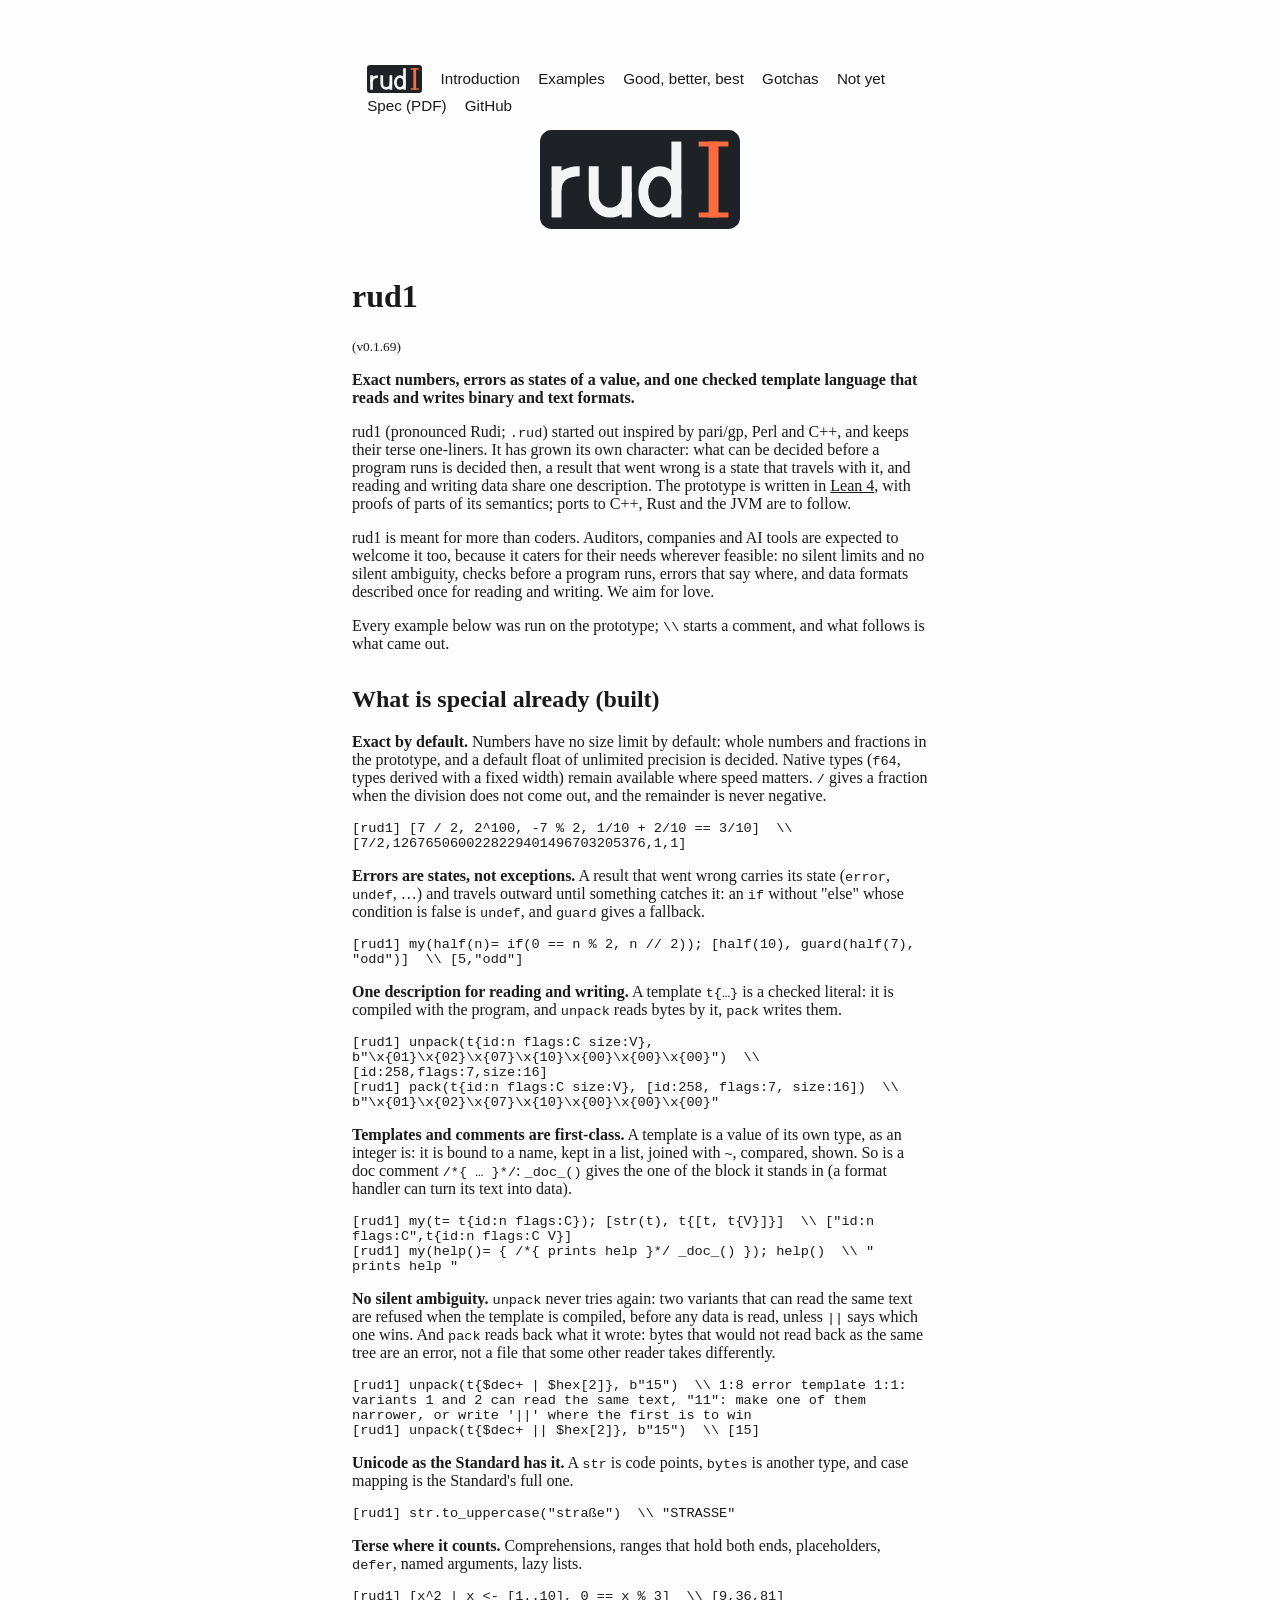
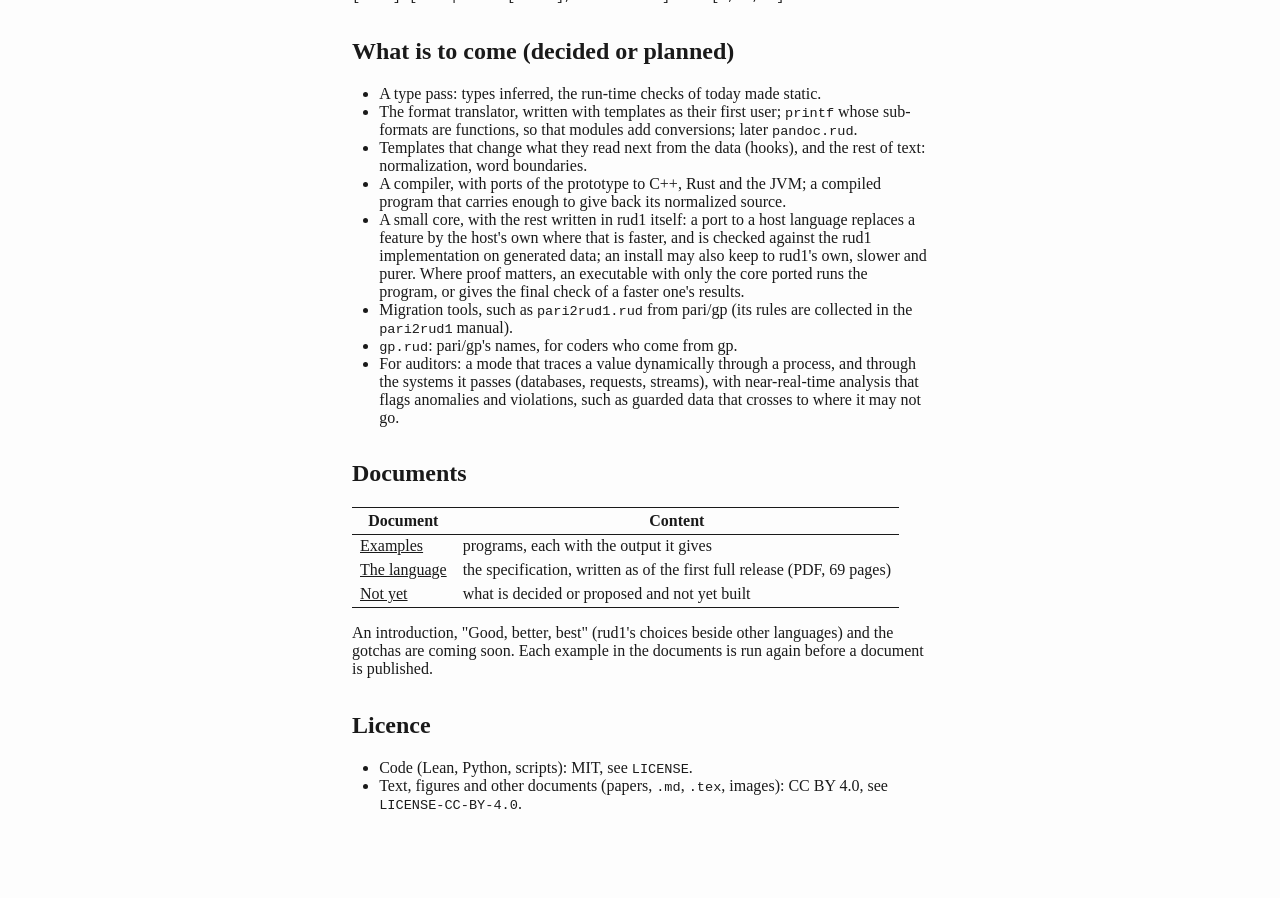
<file: docs/index.html>
<!DOCTYPE html>
<html xmlns="http://www.w3.org/1999/xhtml">
<head>
  <meta charset="utf-8" />
  <meta name="generator" content="pandoc 3.12.1" />
  <meta name="viewport" content="width=device-width, initial-scale=1.0, user-scalable=yes" />
  <title>rud1</title>
  <style>
    /* Default styles provided by pandoc.
    ** See https://pandoc.org/MANUAL.html#variables-for-html for config info.
    */
    html {
      color: #1a1a1a;
      color: light-dark(#1a1a1a, #fdfdfd);
      background-color: #fdfdfd;
      background-color: light-dark(#fdfdfd, #1a1a1a);
      color-scheme: light dark;
    }
    body {
      margin: 0 auto;
      max-width: 36em;
      padding-left: 50px;
      padding-right: 50px;
      padding-top: 50px;
      padding-bottom: 50px;
      hyphens: auto;
      overflow-wrap: break-word;
      text-rendering: optimizeLegibility;
      font-kerning: normal;
    }
    @media (max-width: 600px) {
      body {
        font-size: 0.9em;
        padding: 12px;
      }
      h1 {
        font-size: 1.8em;
      }
    }
    @media print {
      html {
        color-scheme: light only;
      }
      html, body, pre, code {
        background-color: transparent;
      }
      body, a, a:visited, blockquote {
        color: black;
      }
      pre, code {
        padding: 0;
      }
      p, h2, h3 {
        orphans: 3;
        widows: 3;
      }
      h2, h3, h4 {
        page-break-after: avoid;
      }
    }
    p {
      margin: 1em 0;
    }
    a, a:visited {
      color: inherit;
    }
    img {
      max-width: 100%;
    }
    svg {
      height: auto;
      max-width: 100%;
    }
    h1, h2, h3, h4, h5, h6 {
      margin-top: 1.4em;
    }
    h5, h6 {
      font-size: 1em;
      font-style: italic;
    }
    h6 {
      font-weight: normal;
    }
    ol, ul {
      padding-left: 1.7em;
      margin-top: 1em;
    }
    li > ol, li > ul {
      margin-top: 0;
    }
    blockquote {
      margin: 1em 0 1em 1.7em;
      padding-left: 1em;
      border-left: 2px solid;
      border-color: #e6e6e6;
      border-color: light-dark(#e6e6e6, #4c4c4c);
      color: #606060;
      color: light-dark(#606060, #b6b6b6);
    }
    code {
      white-space: pre-wrap;
      font-family: Menlo, Monaco, Consolas, 'Lucida Console', monospace;
      font-size: 85%;
      margin: 0;
      hyphens: manual;
    }
    pre {
      margin: 1em 0;
      overflow: auto;
    }
    pre code {
      padding: 0;
      overflow: visible;
      overflow-wrap: normal;
    }
    .sourceCode {
     background-color: transparent;
     overflow: visible;
    }
    hr {
      border: none;
      border-top: 1px solid currentColor;
      height: 1px;
      margin: 1em 0;
    }
    table {
      margin: 1em 0;
      border-collapse: collapse;
      width: 100%;
      overflow-x: auto;
      display: block;
      font-variant-numeric: lining-nums tabular-nums;
    }
    table caption {
      margin-bottom: 0.75em;
    }
    tbody {
      margin-top: 0.5em;
      border-top: 1px solid currentColor;
      border-bottom: 1px solid currentColor;
    }
    th {
      border-top: 1px solid currentColor;
      padding: 0.25em 0.5em 0.25em 0.5em;
    }
    td {
      padding: 0.125em 0.5em 0.25em 0.5em;
    }
    header {
      margin-bottom: 4em;
      text-align: center;
    }
    #TOC li {
      list-style: none;
    }
    #TOC ul {
      padding-left: 1.3em;
    }
    #TOC > ul {
      padding-left: 0;
    }
    #TOC a:not(:hover) {
      text-decoration: none;
    }
    span.smallcaps{font-variant: small-caps;}
    div.columns{display: flex; gap: 1.5em;}
    div.column{flex: auto;}
    @media screen {
    div.columns{gap: min(4vw, 1.5em);}
    div.column{overflow-x: auto;}
    }
    div.hanging-indent{margin-left: 1.5em; text-indent: -1.5em;}
    /* The extra [class] is a hack that increases specificity enough to
       override a similar rule in reveal.js */
    ul.task-list[class]{list-style: none;}
    ul.task-list li input[type="checkbox"] {
      font-size: inherit;
      width: 0.8em;
      margin: 0 0.8em 0.2em -1.6em;
      vertical-align: middle;
    }
  </style>
<link rel="stylesheet" href="site.css" />
</head>
<body>
<nav class="site"><a href="index.html" class="here"><img src="rud1_logo.svg" alt="rud1"></a><a href="rud1_introduction.html">Introduction</a><a href="rud1_examples.html">Examples</a><a href="rud1_better_best.html">Good, better, best</a><a href="rud1_gotchas.html">Gotchas</a><a href="rud1_not_yet.html">Not yet</a><a href="rud1_spec.pdf">Spec (PDF)</a><a href="https://github.com/isolution-nl/rud1-lang.org">GitHub</a></nav>
<p align="center"><img src="rud1_logo.svg" alt="rud1" width="200"></p>

<h1 id="rud1">rud1</h1>
<p><small>(v0.1.69)</small></p>
<p><strong>Exact numbers, errors as states of a value, and one checked
template language that reads and writes binary and text
formats.</strong></p>
<p>rud1 (pronounced Rudi; <code>.rud</code>) started out inspired by
pari/gp, Perl and C++, and keeps their terse one-liners. It has grown
its own character: what can be decided before a program runs is decided
then, a result that went wrong is a state that travels with it, and
reading and writing data share one description. The prototype is written
in <a href="https://lean-lang.org">Lean 4</a>, with proofs of parts of
its semantics; ports to C++, Rust and the JVM are to follow.</p>
<p>rud1 is meant for more than coders. Auditors, companies and AI tools
are expected to welcome it too, because it caters for their needs
wherever feasible: no silent limits and no silent ambiguity, checks
before a program runs, errors that say where, and data formats described
once for reading and writing. We aim for love.</p>
<p>Every example below was run on the prototype; <code>\\</code> starts
a comment, and what follows is what came out.</p>
<h2 id="what-is-special-already-built">What is special already
(built)</h2>
<p><strong>Exact by default.</strong> Numbers have no size limit by
default: whole numbers and fractions in the prototype, and a default
float of unlimited precision is decided. Native types (<code>f64</code>,
types derived with a fixed width) remain available where speed matters.
<code>/</code> gives a fraction when the division does not come out, and
the remainder is never negative.</p>
<pre><code>[rud1] [7 / 2, 2^100, -7 % 2, 1/10 + 2/10 == 3/10]  \\ [7/2,1267650600228229401496703205376,1,1]</code></pre>
<p><strong>Errors are states, not exceptions.</strong> A result that
went wrong carries its state (<code>error</code>, <code>undef</code>, …)
and travels outward until something catches it: an <code>if</code>
without "else" whose condition is false is <code>undef</code>, and
<code>guard</code> gives a fallback.</p>
<pre><code>[rud1] my(half(n)= if(0 == n % 2, n // 2)); [half(10), guard(half(7), &quot;odd&quot;)]  \\ [5,&quot;odd&quot;]</code></pre>
<p><strong>One description for reading and writing.</strong> A template
<code>t{…}</code> is a checked literal: it is compiled with the program,
and <code>unpack</code> reads bytes by it, <code>pack</code> writes
them.</p>
<pre><code>[rud1] unpack(t{id:n flags:C size:V}, b&quot;\x{01}\x{02}\x{07}\x{10}\x{00}\x{00}\x{00}&quot;)  \\ [id:258,flags:7,size:16]
[rud1] pack(t{id:n flags:C size:V}, [id:258, flags:7, size:16])  \\ b&quot;\x{01}\x{02}\x{07}\x{10}\x{00}\x{00}\x{00}&quot;</code></pre>
<p><strong>Templates and comments are first-class.</strong> A template
is a value of its own type, as an integer is: it is bound to a name,
kept in a list, joined with <code>~</code>, compared, shown. So is a doc
comment <code>/*{ … }*/</code>: <code>_doc_()</code> gives the one of
the block it stands in (a format handler can turn its text into
data).</p>
<pre><code>[rud1] my(t= t{id:n flags:C}); [str(t), t{[t, t{V}]}]  \\ [&quot;id:n flags:C&quot;,t{id:n flags:C V}]
[rud1] my(help()= { /*{ prints help }*/ _doc_() }); help()  \\ &quot; prints help &quot;</code></pre>
<p><strong>No silent ambiguity.</strong> <code>unpack</code> never tries
again: two variants that can read the same text are refused when the
template is compiled, before any data is read, unless <code>||</code>
says which one wins. And <code>pack</code> reads back what it wrote:
bytes that would not read back as the same tree are an error, not a file
that some other reader takes differently.</p>
<pre><code>[rud1] unpack(t{$dec+ | $hex[2]}, b&quot;15&quot;)  \\ 1:8 error template 1:1: variants 1 and 2 can read the same text, &quot;11&quot;: make one of them narrower, or write &#39;||&#39; where the first is to win
[rud1] unpack(t{$dec+ || $hex[2]}, b&quot;15&quot;)  \\ [15]</code></pre>
<p><strong>Unicode as the Standard has it.</strong> A <code>str</code>
is code points, <code>bytes</code> is another type, and case mapping is
the Standard's full one.</p>
<pre><code>[rud1] str.to_uppercase(&quot;straße&quot;)  \\ &quot;STRASSE&quot;</code></pre>
<p><strong>Terse where it counts.</strong> Comprehensions, ranges that
hold both ends, placeholders, <code>defer</code>, named arguments, lazy
lists.</p>
<pre><code>[rud1] [x^2 | x &lt;- [1..10], 0 == x % 3]  \\ [9,36,81]</code></pre>
<h2 id="what-is-to-come-decided-or-planned">What is to come (decided or
planned)</h2>
<ul>
<li>A type pass: types inferred, the run-time checks of today made
static.</li>
<li>The format translator, written with templates as their first user;
<code>printf</code> whose sub-formats are functions, so that modules add
conversions; later <code>pandoc.rud</code>.</li>
<li>Templates that change what they read next from the data (hooks), and
the rest of text: normalization, word boundaries.</li>
<li>A compiler, with ports of the prototype to C++, Rust and the JVM; a
compiled program that carries enough to give back its normalized
source.</li>
<li>A small core, with the rest written in rud1 itself: a port to a host
language replaces a feature by the host's own where that is faster, and
is checked against the rud1 implementation on generated data; an install
may also keep to rud1's own, slower and purer. Where proof matters, an
executable with only the core ported runs the program, or gives the
final check of a faster one's results.</li>
<li>Migration tools, such as <code>pari2rud1.rud</code> from pari/gp
(its rules are collected in the <code>pari2rud1</code> manual).</li>
<li><code>gp.rud</code>: pari/gp's names, for coders who come from
gp.</li>
<li>For auditors: a mode that traces a value dynamically through a
process, and through the systems it passes (databases, requests,
streams), with near-real-time analysis that flags anomalies and
violations, such as guarded data that crosses to where it may not
go.</li>
</ul>
<h2 id="documents">Documents</h2>
<table>
<thead>
<tr>
<th>Document</th>
<th>Content</th>
</tr>
</thead>
<tbody>
<tr>
<td><a href="rud1_examples.html">Examples</a></td>
<td>programs, each with the output it gives</td>
</tr>
<tr>
<td><a href="rud1_spec.pdf">The language</a></td>
<td>the specification, written as of the first full release (PDF, 69
pages)</td>
</tr>
<tr>
<td><a href="rud1_not_yet.html">Not yet</a></td>
<td>what is decided or proposed and not yet built</td>
</tr>
</tbody>
</table>
<p>An introduction, "Good, better, best" (rud1's choices beside other
languages) and the gotchas are coming soon. Each example in the
documents is run again before a document is published.</p>
<h2 id="licence">Licence</h2>
<ul>
<li>Code (Lean, Python, scripts): MIT, see <code>LICENSE</code>.</li>
<li>Text, figures and other documents (papers, <code>.md</code>,
<code>.tex</code>, images): CC BY 4.0, see
<code>LICENSE-CC-BY-4.0</code>.</li>
</ul>
</body>
</html>
</file>
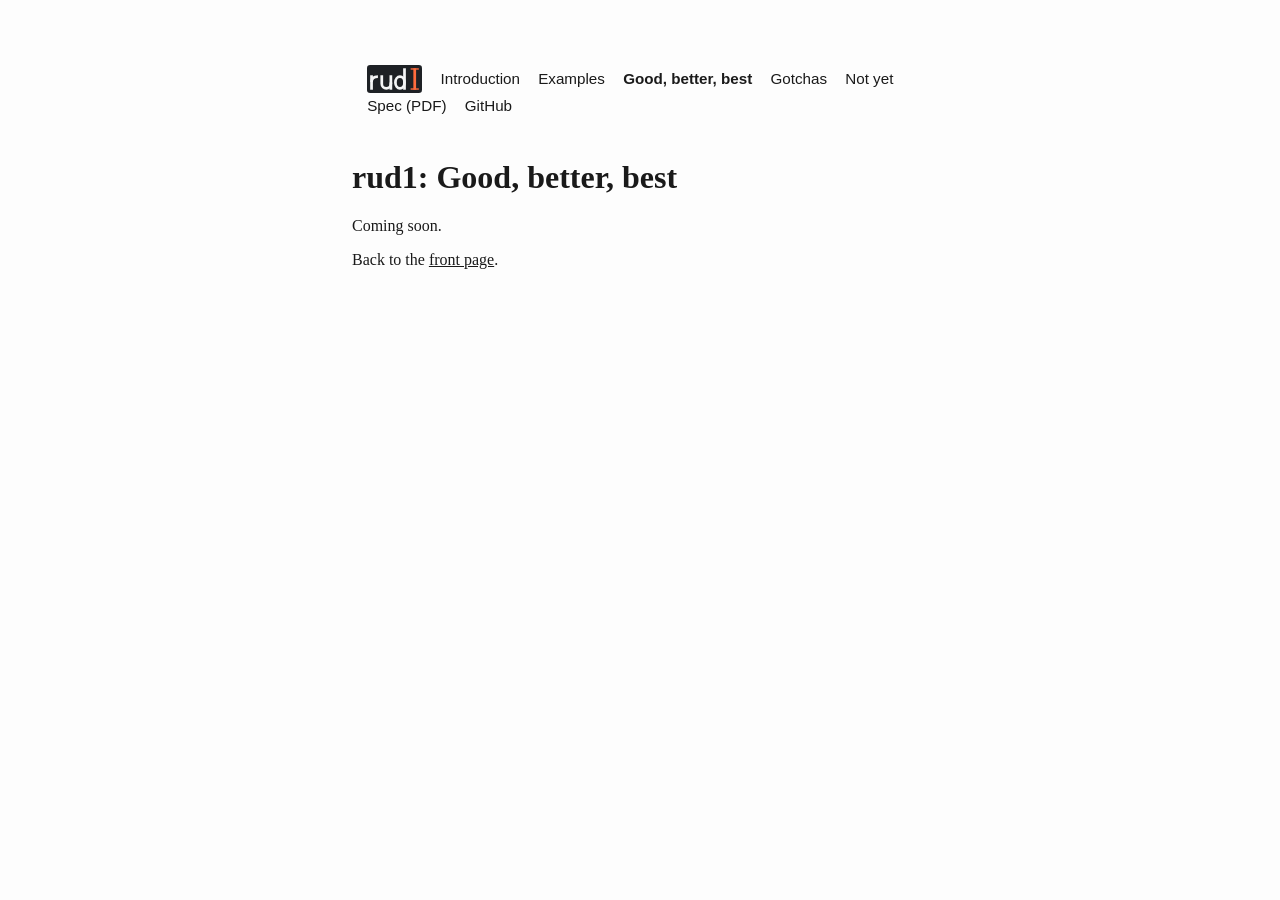
<file: docs/rud1_better_best.html>
<!DOCTYPE html>
<html xmlns="http://www.w3.org/1999/xhtml">
<head>
  <meta charset="utf-8" />
  <meta name="generator" content="pandoc 3.12.1" />
  <meta name="viewport" content="width=device-width, initial-scale=1.0, user-scalable=yes" />
  <title>rud1: Good, better, best</title>
  <style>
    /* Default styles provided by pandoc.
    ** See https://pandoc.org/MANUAL.html#variables-for-html for config info.
    */
    html {
      color: #1a1a1a;
      color: light-dark(#1a1a1a, #fdfdfd);
      background-color: #fdfdfd;
      background-color: light-dark(#fdfdfd, #1a1a1a);
      color-scheme: light dark;
    }
    body {
      margin: 0 auto;
      max-width: 36em;
      padding-left: 50px;
      padding-right: 50px;
      padding-top: 50px;
      padding-bottom: 50px;
      hyphens: auto;
      overflow-wrap: break-word;
      text-rendering: optimizeLegibility;
      font-kerning: normal;
    }
    @media (max-width: 600px) {
      body {
        font-size: 0.9em;
        padding: 12px;
      }
      h1 {
        font-size: 1.8em;
      }
    }
    @media print {
      html {
        color-scheme: light only;
      }
      html, body, pre, code {
        background-color: transparent;
      }
      body, a, a:visited, blockquote {
        color: black;
      }
      pre, code {
        padding: 0;
      }
      p, h2, h3 {
        orphans: 3;
        widows: 3;
      }
      h2, h3, h4 {
        page-break-after: avoid;
      }
    }
    p {
      margin: 1em 0;
    }
    a, a:visited {
      color: inherit;
    }
    img {
      max-width: 100%;
    }
    svg {
      height: auto;
      max-width: 100%;
    }
    h1, h2, h3, h4, h5, h6 {
      margin-top: 1.4em;
    }
    h5, h6 {
      font-size: 1em;
      font-style: italic;
    }
    h6 {
      font-weight: normal;
    }
    ol, ul {
      padding-left: 1.7em;
      margin-top: 1em;
    }
    li > ol, li > ul {
      margin-top: 0;
    }
    blockquote {
      margin: 1em 0 1em 1.7em;
      padding-left: 1em;
      border-left: 2px solid;
      border-color: #e6e6e6;
      border-color: light-dark(#e6e6e6, #4c4c4c);
      color: #606060;
      color: light-dark(#606060, #b6b6b6);
    }
    code {
      white-space: pre-wrap;
      font-family: Menlo, Monaco, Consolas, 'Lucida Console', monospace;
      font-size: 85%;
      margin: 0;
      hyphens: manual;
    }
    pre {
      margin: 1em 0;
      overflow: auto;
    }
    pre code {
      padding: 0;
      overflow: visible;
      overflow-wrap: normal;
    }
    .sourceCode {
     background-color: transparent;
     overflow: visible;
    }
    hr {
      border: none;
      border-top: 1px solid currentColor;
      height: 1px;
      margin: 1em 0;
    }
    table {
      margin: 1em 0;
      border-collapse: collapse;
      width: 100%;
      overflow-x: auto;
      display: block;
      font-variant-numeric: lining-nums tabular-nums;
    }
    table caption {
      margin-bottom: 0.75em;
    }
    tbody {
      margin-top: 0.5em;
      border-top: 1px solid currentColor;
      border-bottom: 1px solid currentColor;
    }
    th {
      border-top: 1px solid currentColor;
      padding: 0.25em 0.5em 0.25em 0.5em;
    }
    td {
      padding: 0.125em 0.5em 0.25em 0.5em;
    }
    header {
      margin-bottom: 4em;
      text-align: center;
    }
    #TOC li {
      list-style: none;
    }
    #TOC ul {
      padding-left: 1.3em;
    }
    #TOC > ul {
      padding-left: 0;
    }
    #TOC a:not(:hover) {
      text-decoration: none;
    }
    span.smallcaps{font-variant: small-caps;}
    div.columns{display: flex; gap: 1.5em;}
    div.column{flex: auto;}
    @media screen {
    div.columns{gap: min(4vw, 1.5em);}
    div.column{overflow-x: auto;}
    }
    div.hanging-indent{margin-left: 1.5em; text-indent: -1.5em;}
    /* The extra [class] is a hack that increases specificity enough to
       override a similar rule in reveal.js */
    ul.task-list[class]{list-style: none;}
    ul.task-list li input[type="checkbox"] {
      font-size: inherit;
      width: 0.8em;
      margin: 0 0.8em 0.2em -1.6em;
      vertical-align: middle;
    }
  </style>
<link rel="stylesheet" href="site.css" />
</head>
<body>
<nav class="site"><a href="index.html"><img src="rud1_logo.svg" alt="rud1"></a><a href="rud1_introduction.html">Introduction</a><a href="rud1_examples.html">Examples</a><a href="rud1_better_best.html" class="here">Good, better, best</a><a href="rud1_gotchas.html">Gotchas</a><a href="rud1_not_yet.html">Not yet</a><a href="rud1_spec.pdf">Spec (PDF)</a><a href="https://github.com/isolution-nl/rud1-lang.org">GitHub</a></nav>
<h1 id="rud1-good-better-best">rud1: Good, better, best</h1>
<p>Coming soon.</p>
<p>Back to the <a href="index.html">front page</a>.</p>
</body>
</html>
</file>
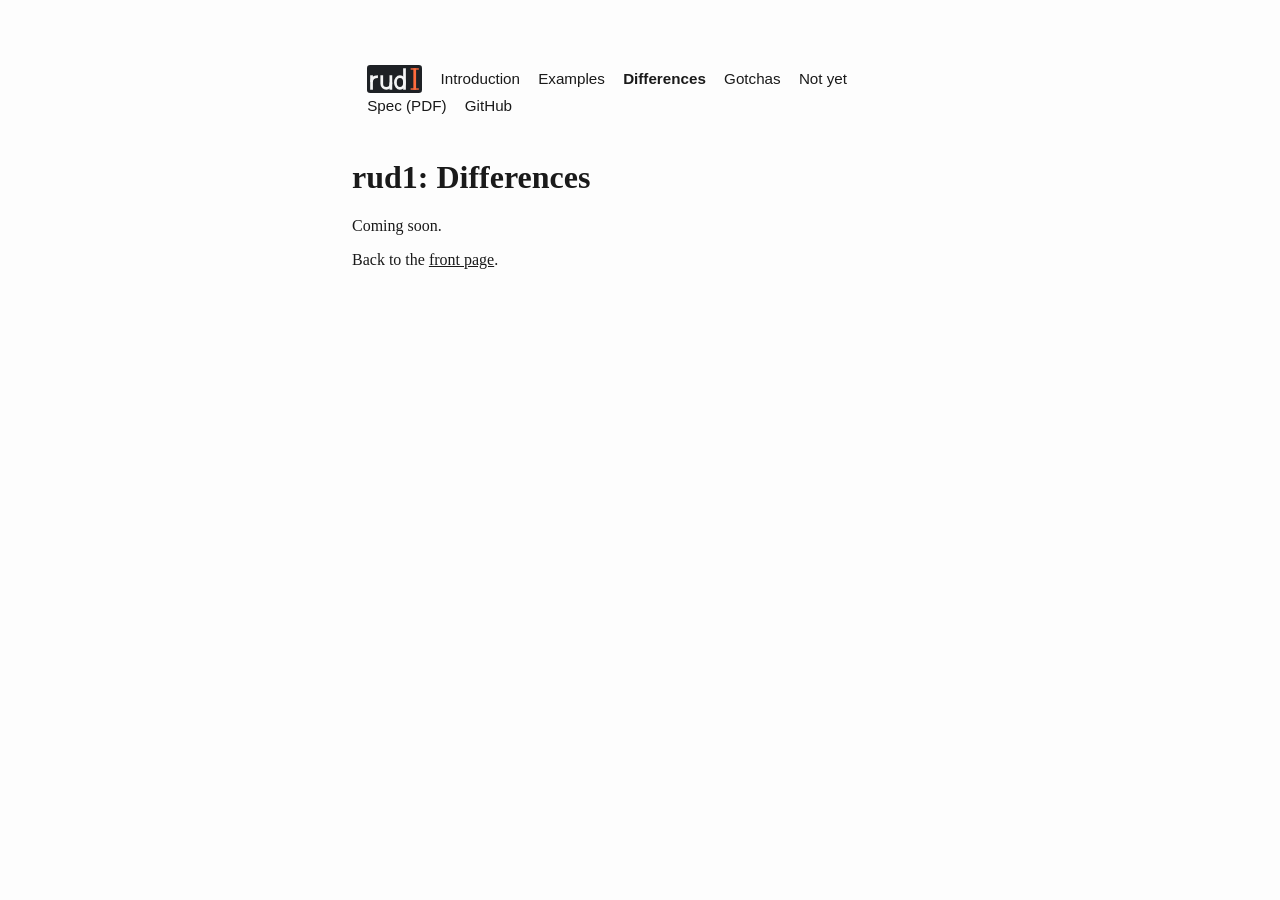
<file: docs/rud1_differences.html>
<!DOCTYPE html>
<html xmlns="http://www.w3.org/1999/xhtml">
<head>
  <meta charset="utf-8" />
  <meta name="generator" content="pandoc 3.12.1" />
  <meta name="viewport" content="width=device-width, initial-scale=1.0, user-scalable=yes" />
  <title>rud1: Differences</title>
  <style>
    /* Default styles provided by pandoc.
    ** See https://pandoc.org/MANUAL.html#variables-for-html for config info.
    */
    html {
      color: #1a1a1a;
      color: light-dark(#1a1a1a, #fdfdfd);
      background-color: #fdfdfd;
      background-color: light-dark(#fdfdfd, #1a1a1a);
      color-scheme: light dark;
    }
    body {
      margin: 0 auto;
      max-width: 36em;
      padding-left: 50px;
      padding-right: 50px;
      padding-top: 50px;
      padding-bottom: 50px;
      hyphens: auto;
      overflow-wrap: break-word;
      text-rendering: optimizeLegibility;
      font-kerning: normal;
    }
    @media (max-width: 600px) {
      body {
        font-size: 0.9em;
        padding: 12px;
      }
      h1 {
        font-size: 1.8em;
      }
    }
    @media print {
      html {
        color-scheme: light only;
      }
      html, body, pre, code {
        background-color: transparent;
      }
      body, a, a:visited, blockquote {
        color: black;
      }
      pre, code {
        padding: 0;
      }
      p, h2, h3 {
        orphans: 3;
        widows: 3;
      }
      h2, h3, h4 {
        page-break-after: avoid;
      }
    }
    p {
      margin: 1em 0;
    }
    a, a:visited {
      color: inherit;
    }
    img {
      max-width: 100%;
    }
    svg {
      height: auto;
      max-width: 100%;
    }
    h1, h2, h3, h4, h5, h6 {
      margin-top: 1.4em;
    }
    h5, h6 {
      font-size: 1em;
      font-style: italic;
    }
    h6 {
      font-weight: normal;
    }
    ol, ul {
      padding-left: 1.7em;
      margin-top: 1em;
    }
    li > ol, li > ul {
      margin-top: 0;
    }
    blockquote {
      margin: 1em 0 1em 1.7em;
      padding-left: 1em;
      border-left: 2px solid;
      border-color: #e6e6e6;
      border-color: light-dark(#e6e6e6, #4c4c4c);
      color: #606060;
      color: light-dark(#606060, #b6b6b6);
    }
    code {
      white-space: pre-wrap;
      font-family: Menlo, Monaco, Consolas, 'Lucida Console', monospace;
      font-size: 85%;
      margin: 0;
      hyphens: manual;
    }
    pre {
      margin: 1em 0;
      overflow: auto;
    }
    pre code {
      padding: 0;
      overflow: visible;
      overflow-wrap: normal;
    }
    .sourceCode {
     background-color: transparent;
     overflow: visible;
    }
    hr {
      border: none;
      border-top: 1px solid currentColor;
      height: 1px;
      margin: 1em 0;
    }
    table {
      margin: 1em 0;
      border-collapse: collapse;
      width: 100%;
      overflow-x: auto;
      display: block;
      font-variant-numeric: lining-nums tabular-nums;
    }
    table caption {
      margin-bottom: 0.75em;
    }
    tbody {
      margin-top: 0.5em;
      border-top: 1px solid currentColor;
      border-bottom: 1px solid currentColor;
    }
    th {
      border-top: 1px solid currentColor;
      padding: 0.25em 0.5em 0.25em 0.5em;
    }
    td {
      padding: 0.125em 0.5em 0.25em 0.5em;
    }
    header {
      margin-bottom: 4em;
      text-align: center;
    }
    #TOC li {
      list-style: none;
    }
    #TOC ul {
      padding-left: 1.3em;
    }
    #TOC > ul {
      padding-left: 0;
    }
    #TOC a:not(:hover) {
      text-decoration: none;
    }
    span.smallcaps{font-variant: small-caps;}
    div.columns{display: flex; gap: 1.5em;}
    div.column{flex: auto;}
    @media screen {
    div.columns{gap: min(4vw, 1.5em);}
    div.column{overflow-x: auto;}
    }
    div.hanging-indent{margin-left: 1.5em; text-indent: -1.5em;}
    /* The extra [class] is a hack that increases specificity enough to
       override a similar rule in reveal.js */
    ul.task-list[class]{list-style: none;}
    ul.task-list li input[type="checkbox"] {
      font-size: inherit;
      width: 0.8em;
      margin: 0 0.8em 0.2em -1.6em;
      vertical-align: middle;
    }
  </style>
<link rel="stylesheet" href="site.css" />
</head>
<body>
<nav class="site"><a href="index.html"><img src="rud1_logo.svg" alt="rud1"></a><a href="rud1_introduction.html">Introduction</a><a href="rud1_examples.html">Examples</a><a href="rud1_differences.html" class="here">Differences</a><a href="rud1_gotchas.html">Gotchas</a><a href="rud1_not_yet.html">Not yet</a><a href="rud1_spec.pdf">Spec (PDF)</a><a href="https://github.com/isolution-nl/rud1-lang.org">GitHub</a></nav>
<h1 id="rud1-differences">rud1: Differences</h1>
<p>Coming soon.</p>
<p>Back to the <a href="index.html">front page</a>.</p>
</body>
</html>
</file>
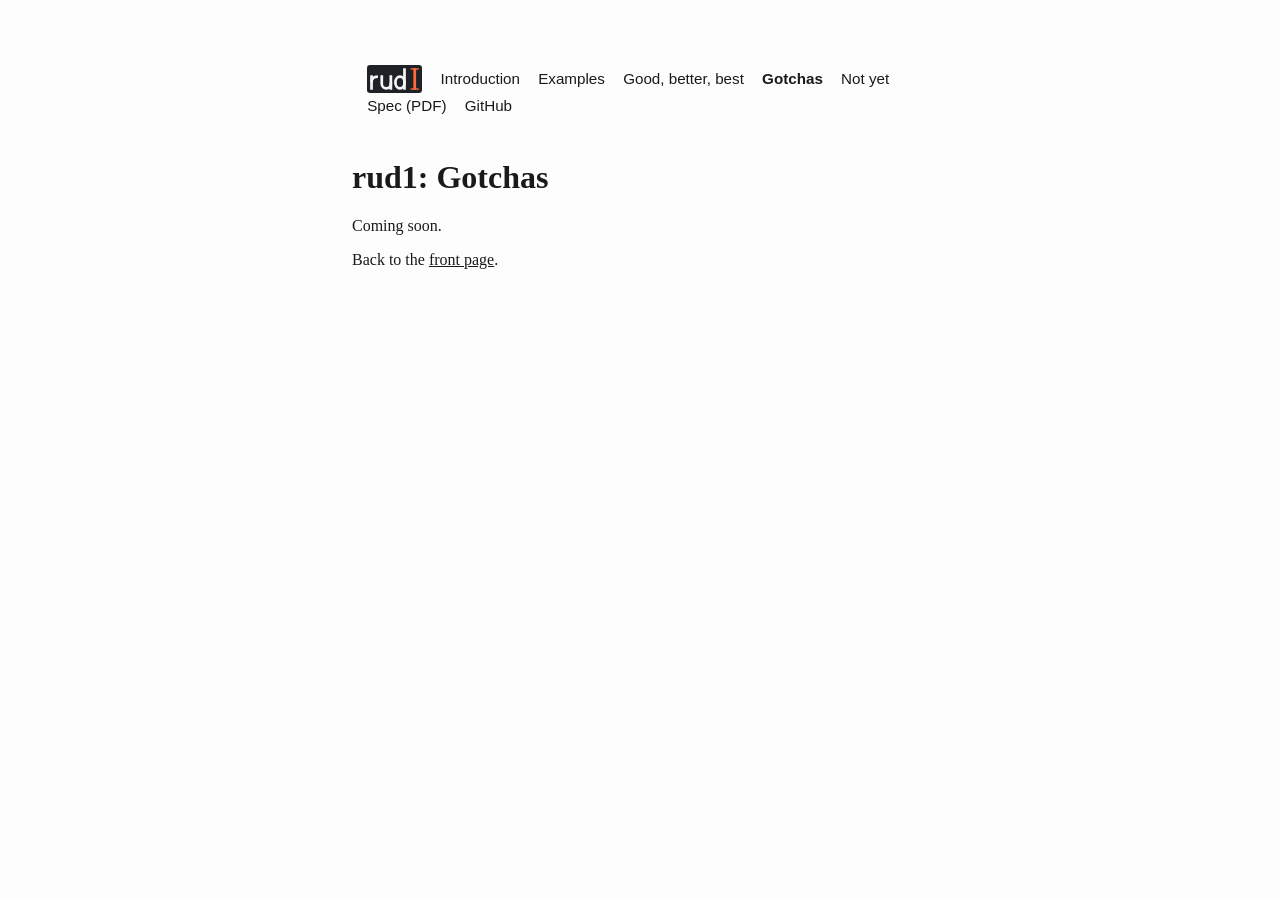
<file: docs/rud1_gotchas.html>
<!DOCTYPE html>
<html xmlns="http://www.w3.org/1999/xhtml">
<head>
  <meta charset="utf-8" />
  <meta name="generator" content="pandoc 3.12.1" />
  <meta name="viewport" content="width=device-width, initial-scale=1.0, user-scalable=yes" />
  <title>rud1: Gotchas</title>
  <style>
    /* Default styles provided by pandoc.
    ** See https://pandoc.org/MANUAL.html#variables-for-html for config info.
    */
    html {
      color: #1a1a1a;
      color: light-dark(#1a1a1a, #fdfdfd);
      background-color: #fdfdfd;
      background-color: light-dark(#fdfdfd, #1a1a1a);
      color-scheme: light dark;
    }
    body {
      margin: 0 auto;
      max-width: 36em;
      padding-left: 50px;
      padding-right: 50px;
      padding-top: 50px;
      padding-bottom: 50px;
      hyphens: auto;
      overflow-wrap: break-word;
      text-rendering: optimizeLegibility;
      font-kerning: normal;
    }
    @media (max-width: 600px) {
      body {
        font-size: 0.9em;
        padding: 12px;
      }
      h1 {
        font-size: 1.8em;
      }
    }
    @media print {
      html {
        color-scheme: light only;
      }
      html, body, pre, code {
        background-color: transparent;
      }
      body, a, a:visited, blockquote {
        color: black;
      }
      pre, code {
        padding: 0;
      }
      p, h2, h3 {
        orphans: 3;
        widows: 3;
      }
      h2, h3, h4 {
        page-break-after: avoid;
      }
    }
    p {
      margin: 1em 0;
    }
    a, a:visited {
      color: inherit;
    }
    img {
      max-width: 100%;
    }
    svg {
      height: auto;
      max-width: 100%;
    }
    h1, h2, h3, h4, h5, h6 {
      margin-top: 1.4em;
    }
    h5, h6 {
      font-size: 1em;
      font-style: italic;
    }
    h6 {
      font-weight: normal;
    }
    ol, ul {
      padding-left: 1.7em;
      margin-top: 1em;
    }
    li > ol, li > ul {
      margin-top: 0;
    }
    blockquote {
      margin: 1em 0 1em 1.7em;
      padding-left: 1em;
      border-left: 2px solid;
      border-color: #e6e6e6;
      border-color: light-dark(#e6e6e6, #4c4c4c);
      color: #606060;
      color: light-dark(#606060, #b6b6b6);
    }
    code {
      white-space: pre-wrap;
      font-family: Menlo, Monaco, Consolas, 'Lucida Console', monospace;
      font-size: 85%;
      margin: 0;
      hyphens: manual;
    }
    pre {
      margin: 1em 0;
      overflow: auto;
    }
    pre code {
      padding: 0;
      overflow: visible;
      overflow-wrap: normal;
    }
    .sourceCode {
     background-color: transparent;
     overflow: visible;
    }
    hr {
      border: none;
      border-top: 1px solid currentColor;
      height: 1px;
      margin: 1em 0;
    }
    table {
      margin: 1em 0;
      border-collapse: collapse;
      width: 100%;
      overflow-x: auto;
      display: block;
      font-variant-numeric: lining-nums tabular-nums;
    }
    table caption {
      margin-bottom: 0.75em;
    }
    tbody {
      margin-top: 0.5em;
      border-top: 1px solid currentColor;
      border-bottom: 1px solid currentColor;
    }
    th {
      border-top: 1px solid currentColor;
      padding: 0.25em 0.5em 0.25em 0.5em;
    }
    td {
      padding: 0.125em 0.5em 0.25em 0.5em;
    }
    header {
      margin-bottom: 4em;
      text-align: center;
    }
    #TOC li {
      list-style: none;
    }
    #TOC ul {
      padding-left: 1.3em;
    }
    #TOC > ul {
      padding-left: 0;
    }
    #TOC a:not(:hover) {
      text-decoration: none;
    }
    span.smallcaps{font-variant: small-caps;}
    div.columns{display: flex; gap: 1.5em;}
    div.column{flex: auto;}
    @media screen {
    div.columns{gap: min(4vw, 1.5em);}
    div.column{overflow-x: auto;}
    }
    div.hanging-indent{margin-left: 1.5em; text-indent: -1.5em;}
    /* The extra [class] is a hack that increases specificity enough to
       override a similar rule in reveal.js */
    ul.task-list[class]{list-style: none;}
    ul.task-list li input[type="checkbox"] {
      font-size: inherit;
      width: 0.8em;
      margin: 0 0.8em 0.2em -1.6em;
      vertical-align: middle;
    }
  </style>
<link rel="stylesheet" href="site.css" />
</head>
<body>
<nav class="site"><a href="index.html"><img src="rud1_logo.svg" alt="rud1"></a><a href="rud1_introduction.html">Introduction</a><a href="rud1_examples.html">Examples</a><a href="rud1_better_best.html">Good, better, best</a><a href="rud1_gotchas.html" class="here">Gotchas</a><a href="rud1_not_yet.html">Not yet</a><a href="rud1_spec.pdf">Spec (PDF)</a><a href="https://github.com/isolution-nl/rud1-lang.org">GitHub</a></nav>
<h1 id="rud1-gotchas">rud1: Gotchas</h1>
<p>Coming soon.</p>
<p>Back to the <a href="index.html">front page</a>.</p>
</body>
</html>
</file>
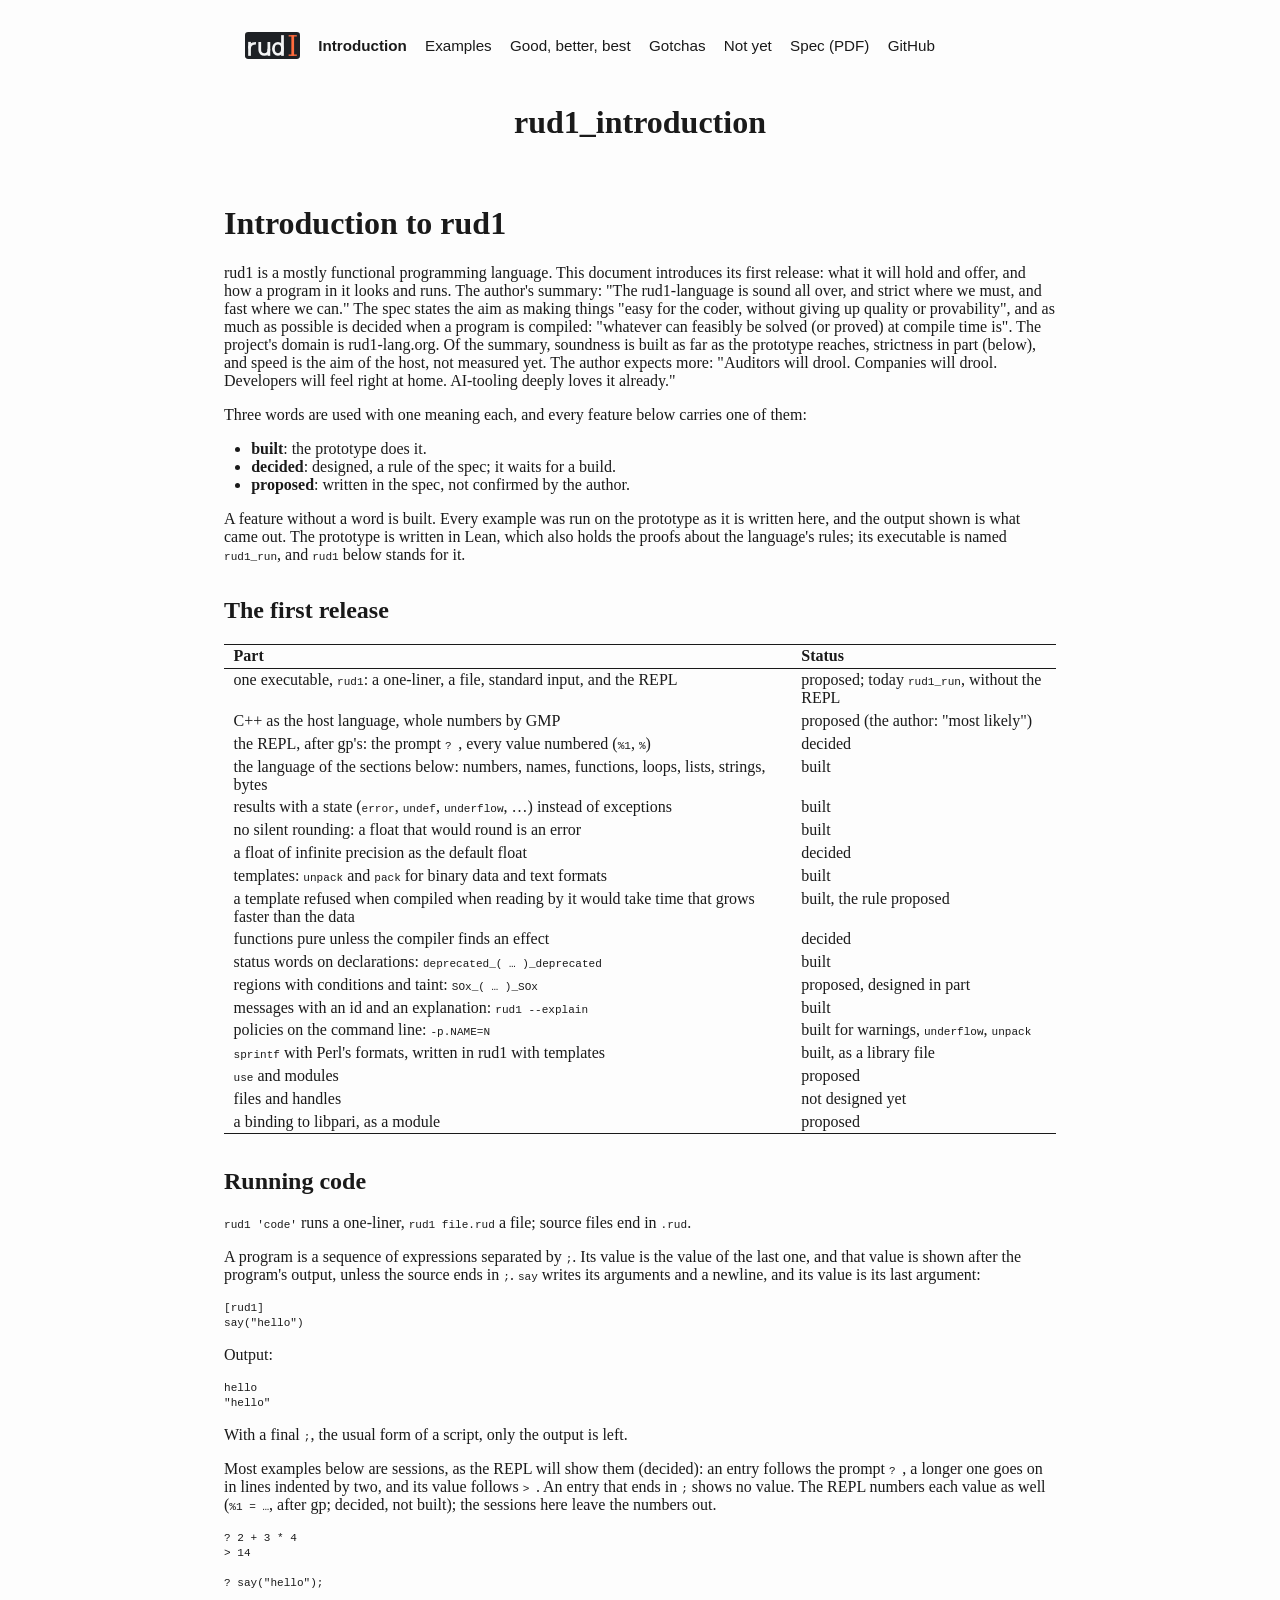
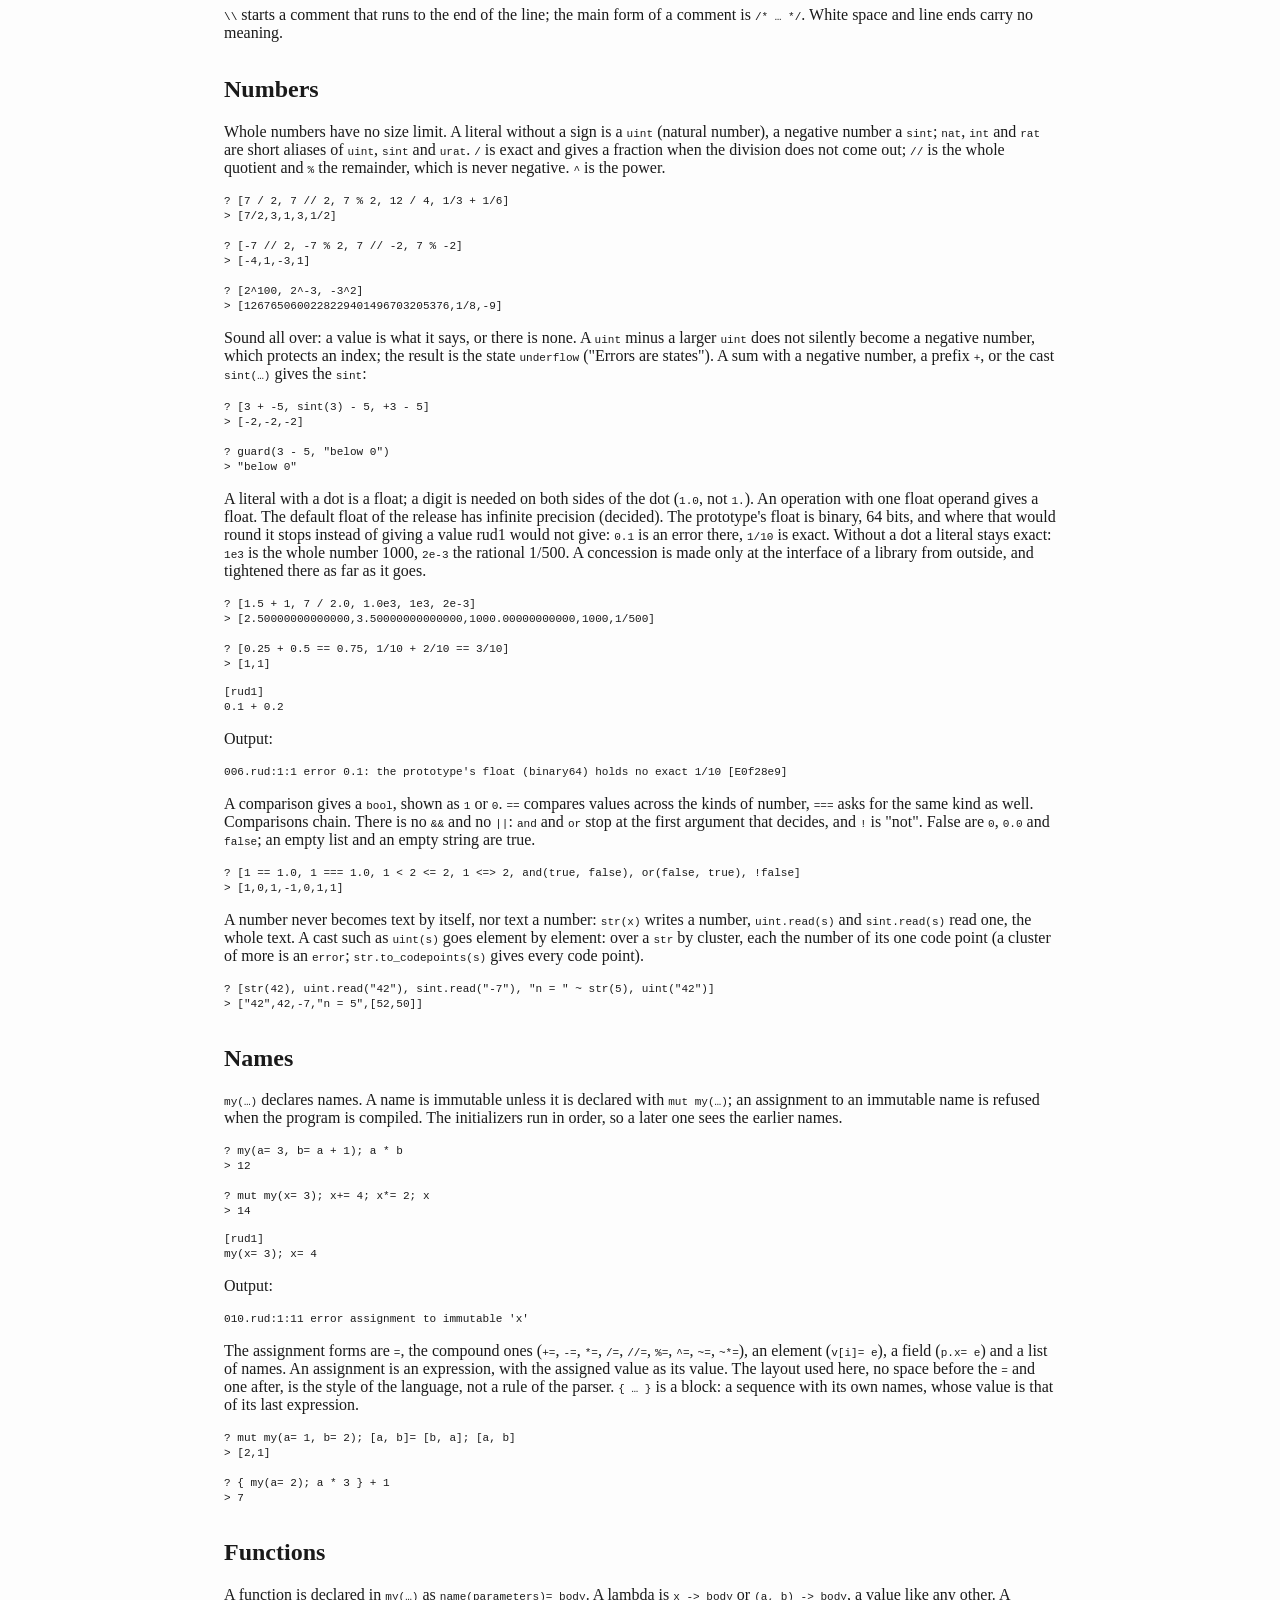
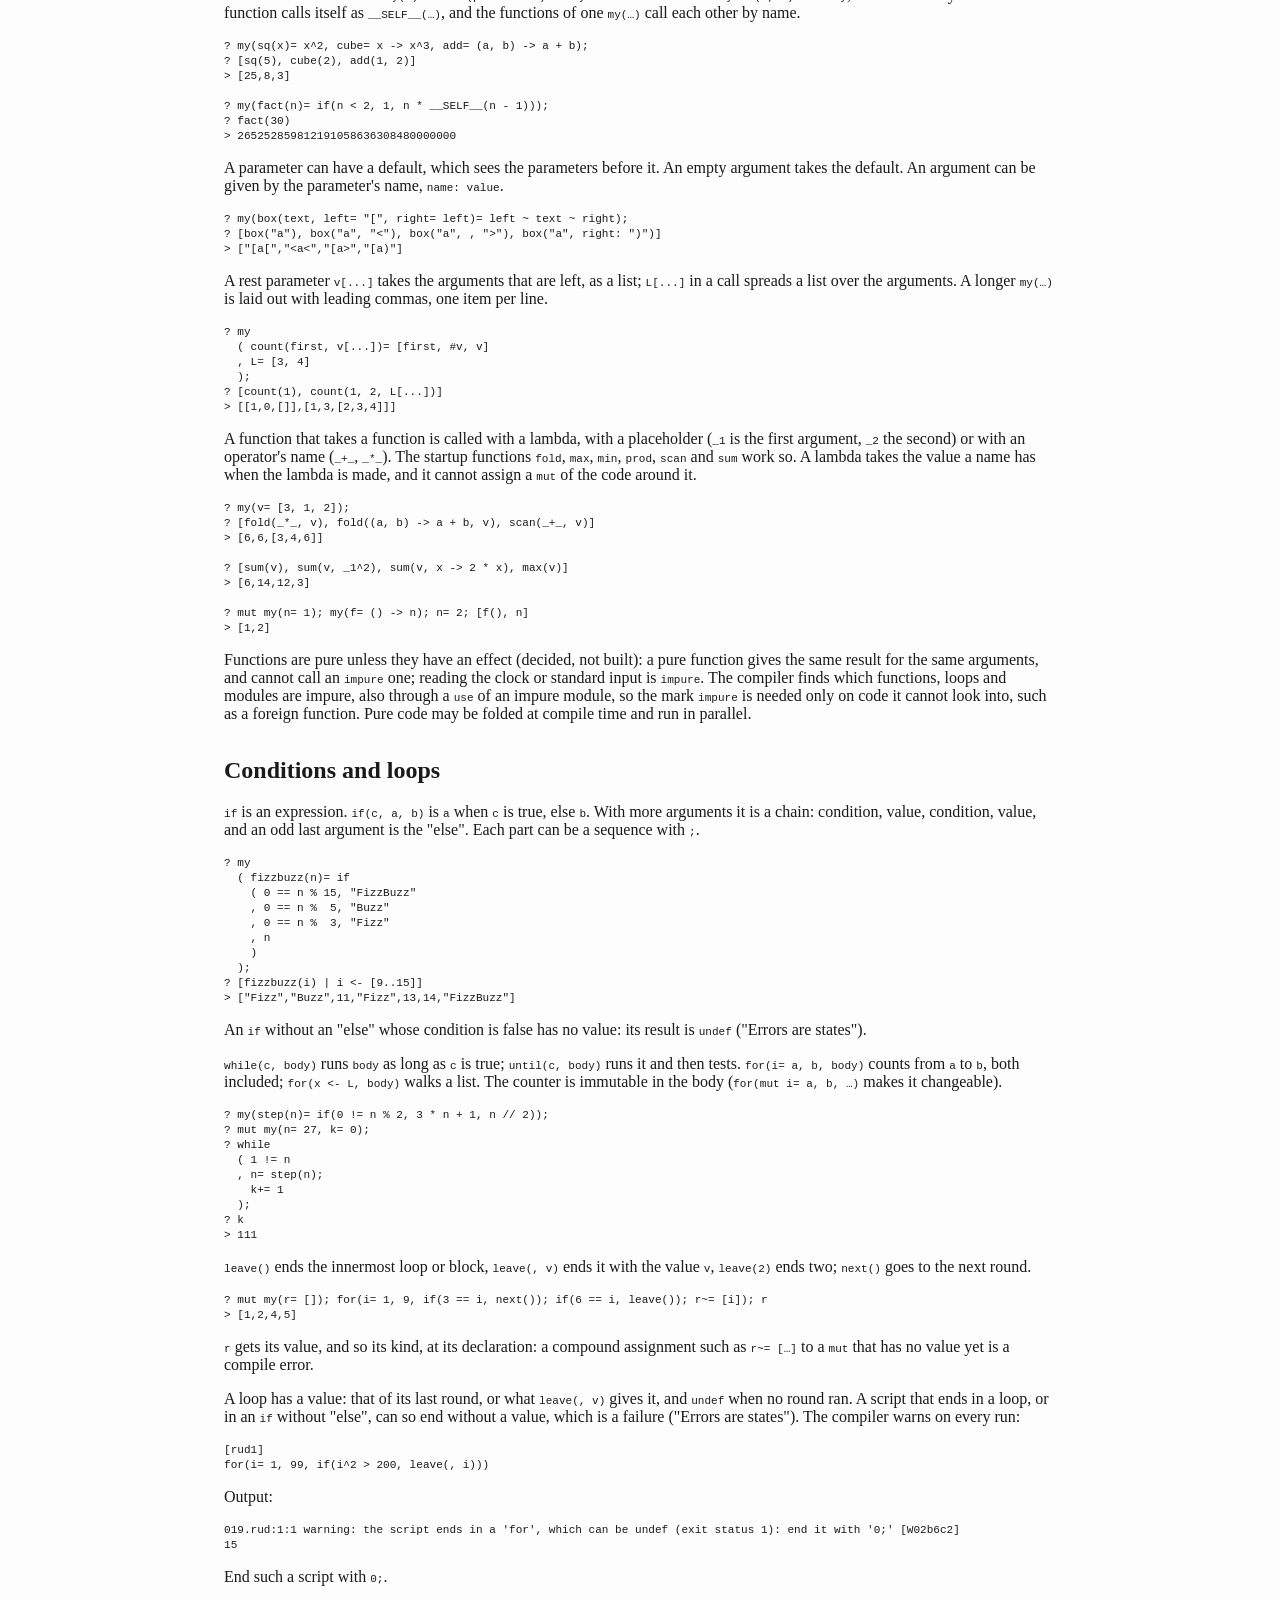
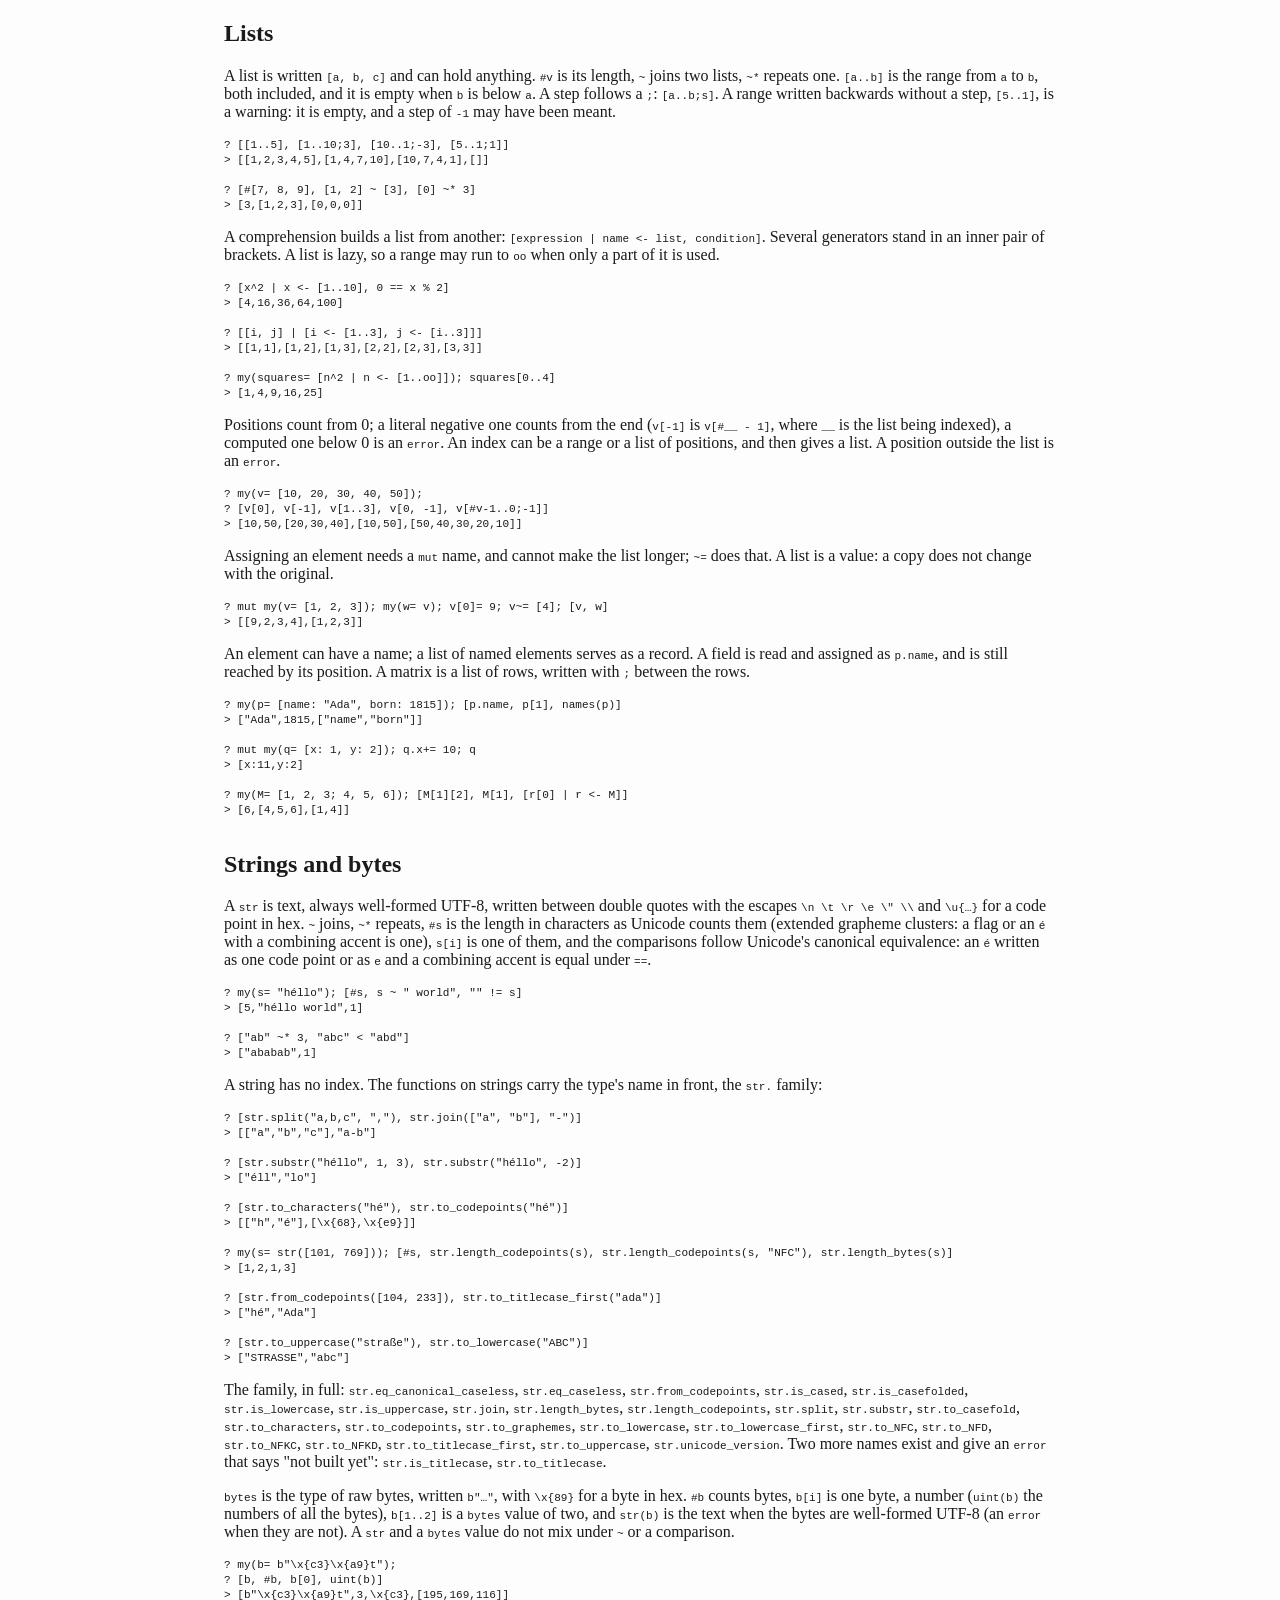
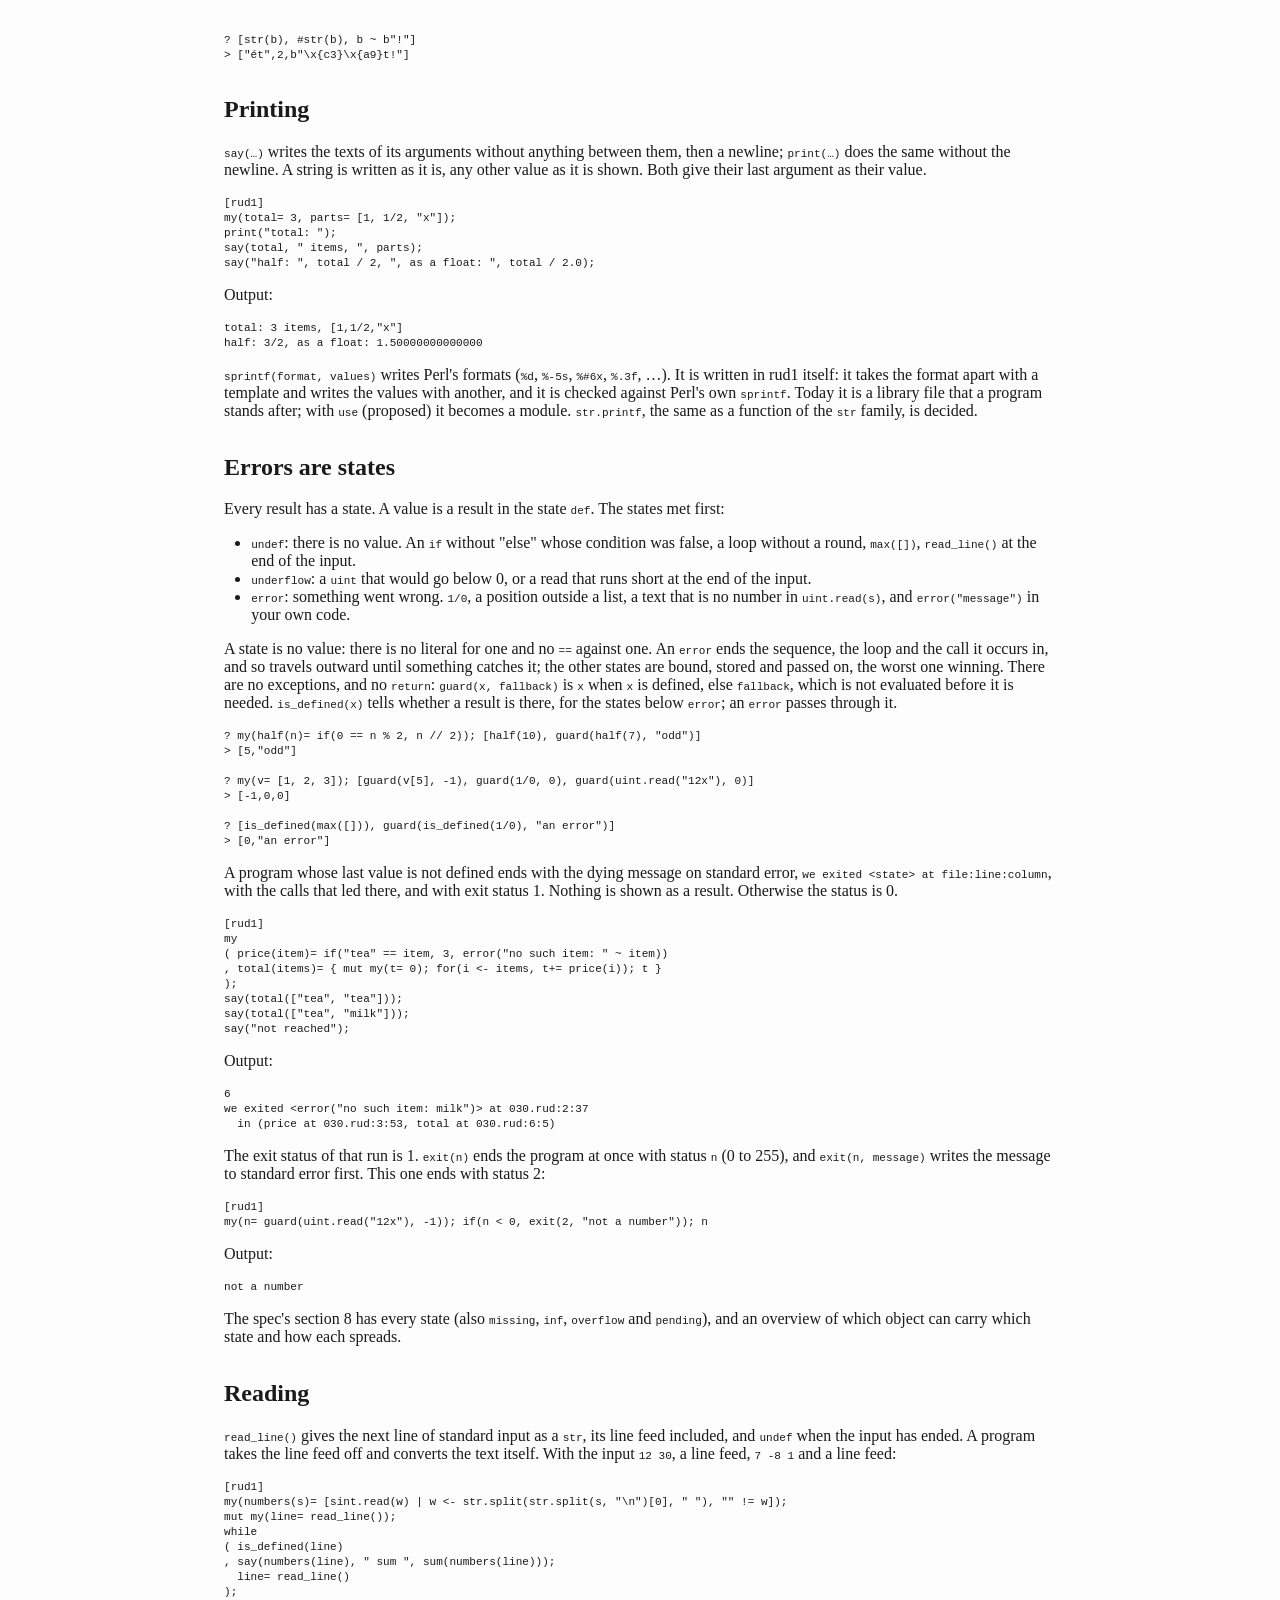
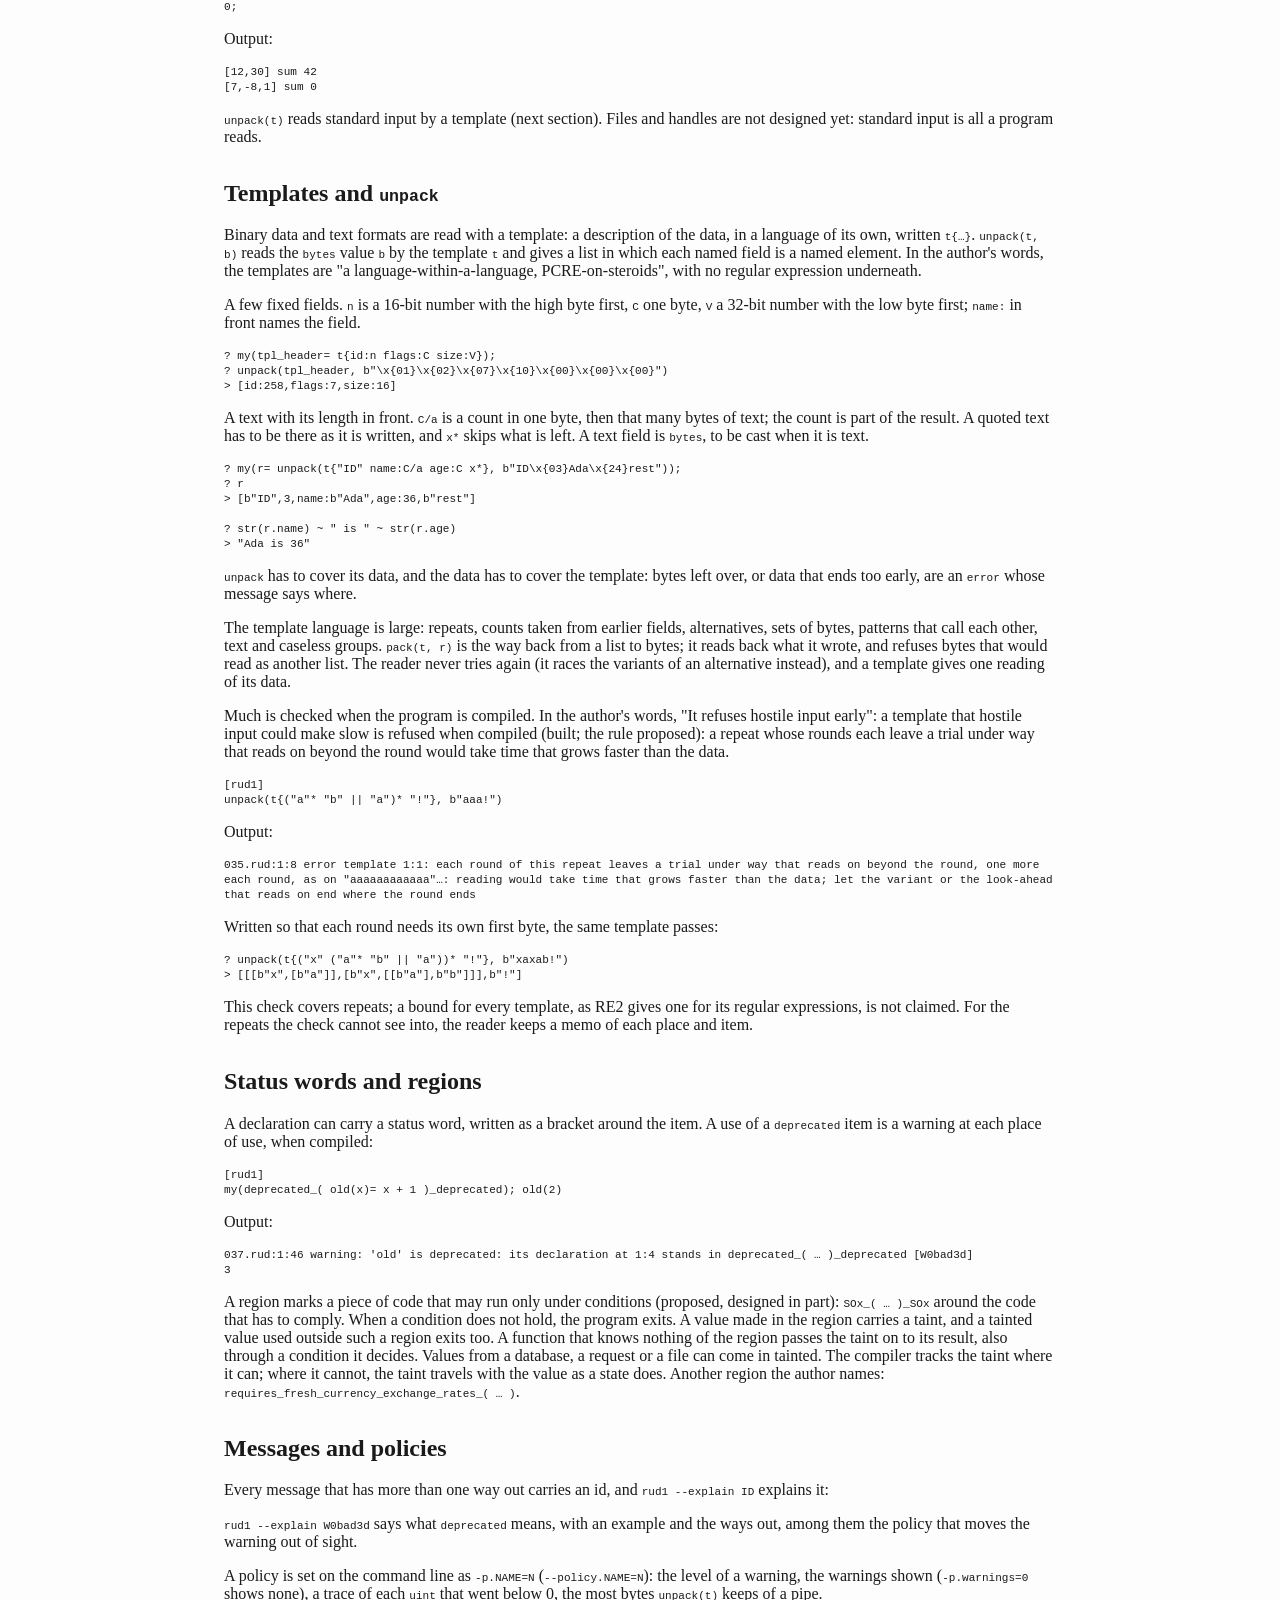
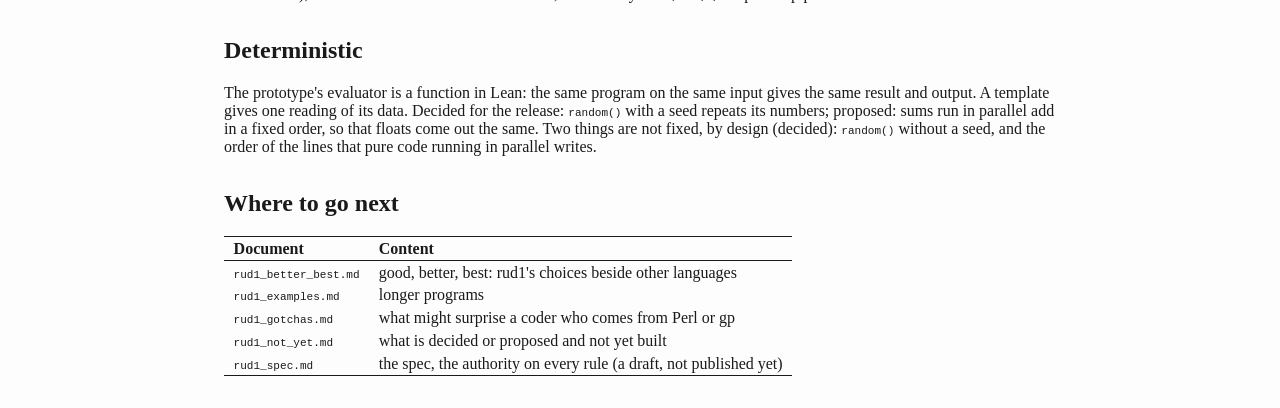
<file: docs/rud1_introduction.html>
<!DOCTYPE html>
<html xmlns="http://www.w3.org/1999/xhtml">
<head>
  <meta charset="utf-8" />
  <meta name="generator" content="pandoc 3.12.1" />
  <meta name="viewport" content="width=device-width, initial-scale=1.0, user-scalable=yes" />
  <title>rud1: Introduction</title>
  <style>
    /* Default styles provided by pandoc.
    ** See https://pandoc.org/MANUAL.html#variables-for-html for config info.
    */
    html {
      color: #1a1a1a;
      color: light-dark(#1a1a1a, #fdfdfd);
      background-color: #fdfdfd;
      background-color: light-dark(#fdfdfd, #1a1a1a);
      color-scheme: light dark;
    }
    body {
      margin: 0 auto;
      max-width: 36em;
      padding-left: 50px;
      padding-right: 50px;
      padding-top: 50px;
      padding-bottom: 50px;
      hyphens: auto;
      overflow-wrap: break-word;
      text-rendering: optimizeLegibility;
      font-kerning: normal;
    }
    @media (max-width: 600px) {
      body {
        font-size: 0.9em;
        padding: 12px;
      }
      h1 {
        font-size: 1.8em;
      }
    }
    @media print {
      html {
        color-scheme: light only;
      }
      html, body, pre, code {
        background-color: transparent;
      }
      body, a, a:visited, blockquote {
        color: black;
      }
      pre, code {
        padding: 0;
      }
      p, h2, h3 {
        orphans: 3;
        widows: 3;
      }
      h2, h3, h4 {
        page-break-after: avoid;
      }
    }
    p {
      margin: 1em 0;
    }
    a, a:visited {
      color: inherit;
    }
    img {
      max-width: 100%;
    }
    svg {
      height: auto;
      max-width: 100%;
    }
    h1, h2, h3, h4, h5, h6 {
      margin-top: 1.4em;
    }
    h5, h6 {
      font-size: 1em;
      font-style: italic;
    }
    h6 {
      font-weight: normal;
    }
    ol, ul {
      padding-left: 1.7em;
      margin-top: 1em;
    }
    li > ol, li > ul {
      margin-top: 0;
    }
    blockquote {
      margin: 1em 0 1em 1.7em;
      padding-left: 1em;
      border-left: 2px solid;
      border-color: #e6e6e6;
      border-color: light-dark(#e6e6e6, #4c4c4c);
      color: #606060;
      color: light-dark(#606060, #b6b6b6);
    }
    code {
      white-space: pre-wrap;
      font-family: Menlo, Monaco, Consolas, 'Lucida Console', monospace;
      font-size: 85%;
      margin: 0;
      hyphens: manual;
    }
    pre {
      margin: 1em 0;
      overflow: auto;
    }
    pre code {
      padding: 0;
      overflow: visible;
      overflow-wrap: normal;
    }
    .sourceCode {
     background-color: transparent;
     overflow: visible;
    }
    hr {
      border: none;
      border-top: 1px solid currentColor;
      height: 1px;
      margin: 1em 0;
    }
    table {
      margin: 1em 0;
      border-collapse: collapse;
      width: 100%;
      overflow-x: auto;
      display: block;
      font-variant-numeric: lining-nums tabular-nums;
    }
    table caption {
      margin-bottom: 0.75em;
    }
    tbody {
      margin-top: 0.5em;
      border-top: 1px solid currentColor;
      border-bottom: 1px solid currentColor;
    }
    th {
      border-top: 1px solid currentColor;
      padding: 0.25em 0.5em 0.25em 0.5em;
    }
    td {
      padding: 0.125em 0.5em 0.25em 0.5em;
    }
    header {
      margin-bottom: 4em;
      text-align: center;
    }
    #TOC li {
      list-style: none;
    }
    #TOC ul {
      padding-left: 1.3em;
    }
    #TOC > ul {
      padding-left: 0;
    }
    #TOC a:not(:hover) {
      text-decoration: none;
    }
    span.smallcaps{font-variant: small-caps;}
    div.columns{display: flex; gap: 1.5em;}
    div.column{flex: auto;}
    @media screen {
    div.columns{gap: min(4vw, 1.5em);}
    div.column{overflow-x: auto;}
    }
    div.hanging-indent{margin-left: 1.5em; text-indent: -1.5em;}
    /* The extra [class] is a hack that increases specificity enough to
       override a similar rule in reveal.js */
    ul.task-list[class]{list-style: none;}
    ul.task-list li input[type="checkbox"] {
      font-size: inherit;
      width: 0.8em;
      margin: 0 0.8em 0.2em -1.6em;
      vertical-align: middle;
    }
  </style>
<style>body{max-width:52em;margin:2em auto;padding:0 1em;font-family:serif}code,pre{font-family:monospace}.greyparen{color:#8c8c8c}table{border-collapse:collapse}td,th{padding:.15em .6em;vertical-align:top}</style>
<link rel="stylesheet" href="site.css" />
</head>
<body>
<nav class="site"><a href="index.html"><img src="rud1_logo.svg" alt="rud1"></a><a href="rud1_introduction.html" class="here">Introduction</a><a href="rud1_examples.html">Examples</a><a href="rud1_better_best.html">Good, better, best</a><a href="rud1_gotchas.html">Gotchas</a><a href="rud1_not_yet.html">Not yet</a><a href="rud1_spec.pdf">Spec (PDF)</a><a href="https://github.com/isolution-nl/rud1-lang.org">GitHub</a></nav>
<header id="title-block-header">
<h1 class="title">rud1_introduction</h1>
</header>
<h1 id="introduction-to-rud1">Introduction to rud1</h1>
<p>rud1 is a mostly functional programming language. This document introduces its first
release: what it will hold and offer, and how a program in it looks and runs. The author's
summary: "The rud1-language is sound all over, and strict where we must, and fast where we
can." The spec states the aim as making things "easy for the coder, without giving up quality
or provability", and as much as possible is decided when a program is compiled: "whatever can
feasibly be solved (or proved) at compile time is". The project's domain is rud1-lang.org.
Of the summary, soundness is built as far as the prototype reaches, strictness in part
(below), and speed is the aim of the host, not measured yet. The author expects more:
"Auditors will drool. Companies will drool. Developers will feel right at home. AI-tooling
deeply loves it already."</p>
<p>Three words are used with one meaning each, and every feature below carries one of them:</p>
<ul>
<li><strong>built</strong>: the prototype does it.</li>
<li><strong>decided</strong>: designed, a rule of the spec; it waits for a build.</li>
<li><strong>proposed</strong>: written in the spec, not confirmed by the author.</li>
</ul>
<p>A feature without a word is built. Every example was run on the prototype as it is written
here, and the output shown is what came out. The prototype is written in Lean, which also
holds the proofs about the language's rules; its executable is named <code>rud1_run</code>, and
<code>rud1</code> below stands for it.</p>
<h2 id="the-first-release">The first release</h2>
<table>
<thead>
<tr>
<th style="text-align: left;">Part</th>
<th style="text-align: left;">Status</th>
</tr>
</thead>
<tbody>
<tr>
<td style="text-align: left;">one executable, <code>rud1</code>: a one-liner, a file, standard input, and the REPL</td>
<td style="text-align: left;">proposed; today <code>rud1_run</code>, without the REPL</td>
</tr>
<tr>
<td style="text-align: left;">C++ as the host language, whole numbers by GMP</td>
<td style="text-align: left;">proposed (the author: "most likely")</td>
</tr>
<tr>
<td style="text-align: left;">the REPL, after gp's: the prompt <code>? </code>, every value numbered (<code>%1</code>, <code>%</code>)</td>
<td style="text-align: left;">decided</td>
</tr>
<tr>
<td style="text-align: left;">the language of the sections below: numbers, names, functions, loops, lists, strings, bytes</td>
<td style="text-align: left;">built</td>
</tr>
<tr>
<td style="text-align: left;">results with a state (<code>error</code>, <code>undef</code>, <code>underflow</code>, …) instead of exceptions</td>
<td style="text-align: left;">built</td>
</tr>
<tr>
<td style="text-align: left;">no silent rounding: a float that would round is an error</td>
<td style="text-align: left;">built</td>
</tr>
<tr>
<td style="text-align: left;">a float of infinite precision as the default float</td>
<td style="text-align: left;">decided</td>
</tr>
<tr>
<td style="text-align: left;">templates: <code>unpack</code> and <code>pack</code> for binary data and text formats</td>
<td style="text-align: left;">built</td>
</tr>
<tr>
<td style="text-align: left;">a template refused when compiled when reading by it would take time that grows faster than the data</td>
<td style="text-align: left;">built, the rule proposed</td>
</tr>
<tr>
<td style="text-align: left;">functions pure unless the compiler finds an effect</td>
<td style="text-align: left;">decided</td>
</tr>
<tr>
<td style="text-align: left;">status words on declarations: <code>deprecated_( … )_deprecated</code></td>
<td style="text-align: left;">built</td>
</tr>
<tr>
<td style="text-align: left;">regions with conditions and taint: <code>SOx_( … )_SOx</code></td>
<td style="text-align: left;">proposed, designed in part</td>
</tr>
<tr>
<td style="text-align: left;">messages with an id and an explanation: <code>rud1 --explain</code></td>
<td style="text-align: left;">built</td>
</tr>
<tr>
<td style="text-align: left;">policies on the command line: <code>-p.NAME=N</code></td>
<td style="text-align: left;">built for warnings, <code>underflow</code>, <code>unpack</code></td>
</tr>
<tr>
<td style="text-align: left;"><code>sprintf</code> with Perl's formats, written in rud1 with templates</td>
<td style="text-align: left;">built, as a library file</td>
</tr>
<tr>
<td style="text-align: left;"><code>use</code> and modules</td>
<td style="text-align: left;">proposed</td>
</tr>
<tr>
<td style="text-align: left;">files and handles</td>
<td style="text-align: left;">not designed yet</td>
</tr>
<tr>
<td style="text-align: left;">a binding to libpari, as a module</td>
<td style="text-align: left;">proposed</td>
</tr>
</tbody>
</table>
<h2 id="running-code">Running code</h2>
<p><code>rud1 'code'</code> runs a one-liner, <code>rud1 file.rud</code> a file; source files end in <code>.rud</code>.</p>
<p>A program is a sequence of expressions separated by <code>;</code>. Its value is the value of the last
one, and that value is shown after the program's output, unless the source ends in <code>;</code>.
<code>say</code> writes its arguments and a newline, and its value is its last argument:</p>
<pre class="text"><code>[rud1]
say(&quot;hello&quot;)</code></pre>
<p>Output:</p>
<pre class="text"><code>hello
&quot;hello&quot;</code></pre>
<p>With a final <code>;</code>, the usual form of a script, only the output is left.</p>
<p>Most examples below are sessions, as the REPL will show them (decided): an entry follows the
prompt <code>? </code>, a longer one goes on in lines indented by two, and its value follows <code>&gt; </code>. An
entry that ends in <code>;</code> shows no value. The REPL numbers each value as well (<code>%1 = …</code>,
after gp; decided, not built); the sessions here leave the numbers out.</p>
<pre class="text"><code>? 2 + 3 * 4
&gt; 14

? say(&quot;hello&quot;);</code></pre>
<p><code>\\</code> starts a comment that runs to the end of the line; the main form of a comment is
<code>/* … */</code>. White space and line ends carry no meaning.</p>
<h2 id="numbers">Numbers</h2>
<p>Whole numbers have no size limit. A literal without a sign is a <code>uint</code> (natural number), a
negative number a <code>sint</code>; <code>nat</code>, <code>int</code> and <code>rat</code> are short aliases of <code>uint</code>, <code>sint</code>
and <code>urat</code>. <code>/</code> is exact and gives a fraction when the division does not come out;
<code>//</code> is the whole quotient and <code>%</code> the remainder, which is never negative. <code>^</code> is the
power.</p>
<pre class="text"><code>? [7 / 2, 7 // 2, 7 % 2, 12 / 4, 1/3 + 1/6]
&gt; [7/2,3,1,3,1/2]

? [-7 // 2, -7 % 2, 7 // -2, 7 % -2]
&gt; [-4,1,-3,1]

? [2^100, 2^-3, -3^2]
&gt; [1267650600228229401496703205376,1/8,-9]</code></pre>
<p>Sound all over: a value is what it says, or there is none. A <code>uint</code> minus a larger <code>uint</code>
does not silently become a negative number, which protects an index; the result is the state
<code>underflow</code> ("Errors are states"). A sum with a negative number, a prefix <code>+</code>, or the cast
<code>sint(…)</code> gives the <code>sint</code>:</p>
<pre class="text"><code>? [3 + -5, sint(3) - 5, +3 - 5]
&gt; [-2,-2,-2]

? guard(3 - 5, &quot;below 0&quot;)
&gt; &quot;below 0&quot;</code></pre>
<p>A literal with a dot is a float; a digit is needed on both sides of the dot (<code>1.0</code>, not
<code>1.</code>). An operation with one float operand gives a float. The default float of the release
has infinite precision (decided). The prototype's float is binary, 64 bits, and where that
would round it stops instead of giving a value rud1 would not give: <code>0.1</code> is an error there,
<code>1/10</code> is exact. Without a dot a literal stays exact: <code>1e3</code> is the whole number 1000,
<code>2e-3</code> the rational 1/500. A concession is made only at the interface of a library from outside,
and tightened there as far as it goes.</p>
<pre class="text"><code>? [1.5 + 1, 7 / 2.0, 1.0e3, 1e3, 2e-3]
&gt; [2.50000000000000,3.50000000000000,1000.00000000000,1000,1/500]

? [0.25 + 0.5 == 0.75, 1/10 + 2/10 == 3/10]
&gt; [1,1]</code></pre>
<pre class="text"><code>[rud1]
0.1 + 0.2</code></pre>
<p>Output:</p>
<pre class="text"><code>006.rud:1:1 error 0.1: the prototype&#39;s float (binary64) holds no exact 1/10 [E0f28e9]</code></pre>
<p>A comparison gives a <code>bool</code>, shown as <code>1</code> or <code>0</code>. <code>==</code> compares values across the kinds of
number, <code>===</code> asks for the same kind as well. Comparisons chain. There is no <code>&amp;&amp;</code> and no
<code>||</code>: <code>and</code> and <code>or</code> stop at the first argument that decides, and <code>!</code> is "not". False
are <code>0</code>, <code>0.0</code> and <code>false</code>; an empty list and an empty string are true.</p>
<pre class="text"><code>? [1 == 1.0, 1 === 1.0, 1 &lt; 2 &lt;= 2, 1 &lt;=&gt; 2, and(true, false), or(false, true), !false]
&gt; [1,0,1,-1,0,1,1]</code></pre>
<p>A number never becomes text by itself, nor text a number: <code>str(x)</code> writes a number,
<code>uint.read(s)</code> and <code>sint.read(s)</code> read one, the whole text. A cast such as <code>uint(s)</code> goes
element by element: over a <code>str</code> by cluster, each the number of its one code point (a
cluster of more is an <code>error</code>; <code>str.to_codepoints(s)</code> gives every code point).</p>
<pre class="text"><code>? [str(42), uint.read(&quot;42&quot;), sint.read(&quot;-7&quot;), &quot;n = &quot; ~ str(5), uint(&quot;42&quot;)]
&gt; [&quot;42&quot;,42,-7,&quot;n = 5&quot;,[52,50]]</code></pre>
<h2 id="names">Names</h2>
<p><code>my(…)</code> declares names. A name is immutable unless it is declared with <code>mut my(…)</code>; an
assignment to an immutable name is refused when the program is compiled. The initializers
run in order, so a later one sees the earlier names.</p>
<pre class="text"><code>? my(a= 3, b= a + 1); a * b
&gt; 12

? mut my(x= 3); x+= 4; x*= 2; x
&gt; 14</code></pre>
<pre class="text"><code>[rud1]
my(x= 3); x= 4</code></pre>
<p>Output:</p>
<pre class="text"><code>010.rud:1:11 error assignment to immutable &#39;x&#39;</code></pre>
<p>The assignment forms are <code>=</code>, the compound ones (<code>+=</code>, <code>-=</code>, <code>*=</code>, <code>/=</code>, <code>//=</code>, <code>%=</code>, <code>^=</code>,
<code>~=</code>, <code>~*=</code>), an element (<code>v[i]= e</code>), a field (<code>p.x= e</code>) and a list of names. An assignment
is an expression, with the assigned value as its value. The layout used here, no space
before the <code>=</code> and one after, is the style of the language, not a rule of the parser.
<code>{ … }</code> is a block: a sequence with its own names, whose value is that of its last
expression.</p>
<pre class="text"><code>? mut my(a= 1, b= 2); [a, b]= [b, a]; [a, b]
&gt; [2,1]

? { my(a= 2); a * 3 } + 1
&gt; 7</code></pre>
<h2 id="functions">Functions</h2>
<p>A function is declared in <code>my(…)</code> as <code>name(parameters)= body</code>. A lambda is <code>x -&gt; body</code> or
<code>(a, b) -&gt; body</code>, a value like any other. A function calls itself as <code>__SELF__(…)</code>, and the functions
of one <code>my(…)</code> call each other by name.</p>
<pre class="text"><code>? my(sq(x)= x^2, cube= x -&gt; x^3, add= (a, b) -&gt; a + b);
? [sq(5), cube(2), add(1, 2)]
&gt; [25,8,3]

? my(fact(n)= if(n &lt; 2, 1, n * __SELF__(n - 1)));
? fact(30)
&gt; 265252859812191058636308480000000</code></pre>
<p>A parameter can have a default, which sees the parameters before it. An empty argument
takes the default. An argument can be given by the parameter's name, <code>name: value</code>.</p>
<pre class="text"><code>? my(box(text, left= &quot;[&quot;, right= left)= left ~ text ~ right);
? [box(&quot;a&quot;), box(&quot;a&quot;, &quot;&lt;&quot;), box(&quot;a&quot;, , &quot;&gt;&quot;), box(&quot;a&quot;, right: &quot;)&quot;)]
&gt; [&quot;[a[&quot;,&quot;&lt;a&lt;&quot;,&quot;[a&gt;&quot;,&quot;[a)&quot;]</code></pre>
<p>A rest parameter <code>v[...]</code> takes the arguments that are left, as a list; <code>L[...]</code> in a call
spreads a list over the arguments. A longer <code>my(…)</code> is laid out with leading commas, one
item per line.</p>
<pre class="text"><code>? my
  ( count(first, v[...])= [first, #v, v]
  , L= [3, 4]
  );
? [count(1), count(1, 2, L[...])]
&gt; [[1,0,[]],[1,3,[2,3,4]]]</code></pre>
<p>A function that takes a function is called with a lambda, with a placeholder (<code>_1</code> is the
first argument, <code>_2</code> the second) or with an operator's name (<code>_+_</code>, <code>_*_</code>). The startup
functions <code>fold</code>, <code>max</code>, <code>min</code>, <code>prod</code>, <code>scan</code> and <code>sum</code> work so. A lambda takes the value
a name has when the lambda is made, and it cannot assign a <code>mut</code> of the code around it.</p>
<pre class="text"><code>? my(v= [3, 1, 2]);
? [fold(_*_, v), fold((a, b) -&gt; a + b, v), scan(_+_, v)]
&gt; [6,6,[3,4,6]]

? [sum(v), sum(v, _1^2), sum(v, x -&gt; 2 * x), max(v)]
&gt; [6,14,12,3]

? mut my(n= 1); my(f= () -&gt; n); n= 2; [f(), n]
&gt; [1,2]</code></pre>
<p>Functions are pure unless they have an effect (decided, not built): a pure function gives the
same result for the same arguments, and cannot call an <code>impure</code> one; reading the clock or
standard input is <code>impure</code>. The compiler finds which functions, loops and modules are
impure, also through a <code>use</code> of an impure module, so the mark <code>impure</code> is needed only on code
it cannot look into, such as a foreign function. Pure code may be folded at compile time and run
in parallel.</p>
<h2 id="conditions-and-loops">Conditions and loops</h2>
<p><code>if</code> is an expression. <code>if(c, a, b)</code> is <code>a</code> when <code>c</code> is true, else <code>b</code>. With more arguments
it is a chain: condition, value, condition, value, and an odd last argument is the "else".
Each part can be a sequence with <code>;</code>.</p>
<pre class="text"><code>? my
  ( fizzbuzz(n)= if
    ( 0 == n % 15, &quot;FizzBuzz&quot;
    , 0 == n %  5, &quot;Buzz&quot;
    , 0 == n %  3, &quot;Fizz&quot;
    , n
    )
  );
? [fizzbuzz(i) | i &lt;- [9..15]]
&gt; [&quot;Fizz&quot;,&quot;Buzz&quot;,11,&quot;Fizz&quot;,13,14,&quot;FizzBuzz&quot;]</code></pre>
<p>An <code>if</code> without an "else" whose condition is false has no value: its result is <code>undef</code>
("Errors are states").</p>
<p><code>while(c, body)</code> runs <code>body</code> as long as <code>c</code> is true; <code>until(c, body)</code> runs it and then
tests. <code>for(i= a, b, body)</code> counts from <code>a</code> to <code>b</code>, both included; <code>for(x &lt;- L, body)</code> walks a
list. The counter is immutable in the body (<code>for(mut i= a, b, …)</code> makes it changeable).</p>
<pre class="text"><code>? my(step(n)= if(0 != n % 2, 3 * n + 1, n // 2));
? mut my(n= 27, k= 0);
? while
  ( 1 != n
  , n= step(n);
    k+= 1
  );
? k
&gt; 111</code></pre>
<p><code>leave()</code> ends the innermost loop or block, <code>leave(, v)</code> ends it with the value <code>v</code>,
<code>leave(2)</code> ends two; <code>next()</code> goes to the next round.</p>
<pre class="text"><code>? mut my(r= []); for(i= 1, 9, if(3 == i, next()); if(6 == i, leave()); r~= [i]); r
&gt; [1,2,4,5]</code></pre>
<p><code>r</code> gets its value, and so its kind, at its declaration: a compound assignment such as
<code>r~= […]</code> to a <code>mut</code> that has no value yet is a compile error.</p>
<p>A loop has a value: that of its last round, or what <code>leave(, v)</code> gives it, and <code>undef</code> when
no round ran. A script that ends in a loop, or in an <code>if</code> without "else", can so end without
a value, which is a failure ("Errors are states"). The compiler warns on every run:</p>
<pre class="text"><code>[rud1]
for(i= 1, 99, if(i^2 &gt; 200, leave(, i)))</code></pre>
<p>Output:</p>
<pre class="text"><code>019.rud:1:1 warning: the script ends in a &#39;for&#39;, which can be undef (exit status 1): end it with &#39;0;&#39; [W02b6c2]
15</code></pre>
<p>End such a script with <code>0;</code>.</p>
<h2 id="lists">Lists</h2>
<p>A list is written <code>[a, b, c]</code> and can hold anything. <code>#v</code> is its length, <code>~</code> joins two
lists, <code>~*</code> repeats one. <code>[a..b]</code> is the range from <code>a</code> to <code>b</code>, both included, and it is
empty when <code>b</code> is below <code>a</code>. A step follows a <code>;</code>: <code>[a..b;s]</code>. A range written backwards
without a step, <code>[5..1]</code>, is a warning: it is empty, and a step of <code>-1</code> may have been meant.</p>
<pre class="text"><code>? [[1..5], [1..10;3], [10..1;-3], [5..1;1]]
&gt; [[1,2,3,4,5],[1,4,7,10],[10,7,4,1],[]]

? [#[7, 8, 9], [1, 2] ~ [3], [0] ~* 3]
&gt; [3,[1,2,3],[0,0,0]]</code></pre>
<p>A comprehension builds a list from another: <code>[expression | name &lt;- list, condition]</code>.
Several generators stand in an inner pair of brackets. A list is lazy, so a range may run
to <code>oo</code> when only a part of it is used.</p>
<pre class="text"><code>? [x^2 | x &lt;- [1..10], 0 == x % 2]
&gt; [4,16,36,64,100]

? [[i, j] | [i &lt;- [1..3], j &lt;- [i..3]]]
&gt; [[1,1],[1,2],[1,3],[2,2],[2,3],[3,3]]

? my(squares= [n^2 | n &lt;- [1..oo]]); squares[0..4]
&gt; [1,4,9,16,25]</code></pre>
<p>Positions count from 0; a literal negative one counts from the end (<code>v[-1]</code> is <code>v[#__ - 1]</code>,
where <code>__</code> is the list being indexed), a computed one below 0 is an <code>error</code>. An index can
be a range or a list of positions, and then gives a list. A position outside the list is an
<code>error</code>.</p>
<pre class="text"><code>? my(v= [10, 20, 30, 40, 50]);
? [v[0], v[-1], v[1..3], v[0, -1], v[#v-1..0;-1]]
&gt; [10,50,[20,30,40],[10,50],[50,40,30,20,10]]</code></pre>
<p>Assigning an element needs a <code>mut</code> name, and cannot make the list longer; <code>~=</code> does that.
A list is a value: a copy does not change with the original.</p>
<pre class="text"><code>? mut my(v= [1, 2, 3]); my(w= v); v[0]= 9; v~= [4]; [v, w]
&gt; [[9,2,3,4],[1,2,3]]</code></pre>
<p>An element can have a name; a list of named elements serves as a record. A field is read
and assigned as <code>p.name</code>, and is still reached by its position. A matrix is a list of rows,
written with <code>;</code> between the rows.</p>
<pre class="text"><code>? my(p= [name: &quot;Ada&quot;, born: 1815]); [p.name, p[1], names(p)]
&gt; [&quot;Ada&quot;,1815,[&quot;name&quot;,&quot;born&quot;]]

? mut my(q= [x: 1, y: 2]); q.x+= 10; q
&gt; [x:11,y:2]

? my(M= [1, 2, 3; 4, 5, 6]); [M[1][2], M[1], [r[0] | r &lt;- M]]
&gt; [6,[4,5,6],[1,4]]</code></pre>
<h2 id="strings-and-bytes">Strings and bytes</h2>
<p>A <code>str</code> is text, always well-formed UTF-8, written between double quotes with the escapes
<code>\n \t \r \e \" \\</code> and <code>\u{…}</code> for a code point in hex. <code>~</code> joins, <code>~*</code> repeats, <code>#s</code> is the
length in characters as Unicode counts them (extended grapheme clusters: a flag or an
<code>é</code> with a combining accent is one), <code>s[i]</code> is one of them, and the comparisons follow Unicode's canonical equivalence: an
<code>é</code> written as one code point or as <code>e</code> and a combining accent is equal under <code>==</code>.</p>
<pre class="text"><code>? my(s= &quot;héllo&quot;); [#s, s ~ &quot; world&quot;, &quot;&quot; != s]
&gt; [5,&quot;héllo world&quot;,1]

? [&quot;ab&quot; ~* 3, &quot;abc&quot; &lt; &quot;abd&quot;]
&gt; [&quot;ababab&quot;,1]</code></pre>
<p>A string has no index. The functions on strings carry the type's name in front, the <code>str.</code>
family:</p>
<pre class="text"><code>? [str.split(&quot;a,b,c&quot;, &quot;,&quot;), str.join([&quot;a&quot;, &quot;b&quot;], &quot;-&quot;)]
&gt; [[&quot;a&quot;,&quot;b&quot;,&quot;c&quot;],&quot;a-b&quot;]

? [str.substr(&quot;héllo&quot;, 1, 3), str.substr(&quot;héllo&quot;, -2)]
&gt; [&quot;éll&quot;,&quot;lo&quot;]

? [str.to_characters(&quot;hé&quot;), str.to_codepoints(&quot;hé&quot;)]
&gt; [[&quot;h&quot;,&quot;é&quot;],[\x{68},\x{e9}]]

? my(s= str([101, 769])); [#s, str.length_codepoints(s), str.length_codepoints(s, &quot;NFC&quot;), str.length_bytes(s)]
&gt; [1,2,1,3]

? [str.from_codepoints([104, 233]), str.to_titlecase_first(&quot;ada&quot;)]
&gt; [&quot;hé&quot;,&quot;Ada&quot;]

? [str.to_uppercase(&quot;straße&quot;), str.to_lowercase(&quot;ABC&quot;)]
&gt; [&quot;STRASSE&quot;,&quot;abc&quot;]</code></pre>
<p>The family, in full: <code>str.eq_canonical_caseless</code>, <code>str.eq_caseless</code>,
<code>str.from_codepoints</code>, <code>str.is_cased</code>, <code>str.is_casefolded</code>, <code>str.is_lowercase</code>, <code>str.is_uppercase</code>, <code>str.join</code>, <code>str.length_bytes</code>,
<code>str.length_codepoints</code>, <code>str.split</code>, <code>str.substr</code>, <code>str.to_casefold</code>,
<code>str.to_characters</code>, <code>str.to_codepoints</code>, <code>str.to_graphemes</code>, <code>str.to_lowercase</code>,
<code>str.to_lowercase_first</code>, <code>str.to_NFC</code>, <code>str.to_NFD</code>, <code>str.to_NFKC</code>,
<code>str.to_NFKD</code>, <code>str.to_titlecase_first</code>, <code>str.to_uppercase</code>,
<code>str.unicode_version</code>. Two more names exist and give an <code>error</code> that says "not built
yet": <code>str.is_titlecase</code>, <code>str.to_titlecase</code>.</p>
<p><code>bytes</code> is the type of raw bytes, written <code>b"…"</code>, with <code>\x{89}</code> for a byte in hex. <code>#b</code> counts
bytes, <code>b[i]</code> is one byte, a number (<code>uint(b)</code> the numbers of all the bytes), <code>b[1..2]</code> is a <code>bytes</code> value of two, and <code>str(b)</code> is the text when the bytes are well-formed
UTF-8 (an <code>error</code> when they are not). A <code>str</code> and a <code>bytes</code> value do not mix under <code>~</code> or a
comparison.</p>
<pre class="text"><code>? my(b= b&quot;\x{c3}\x{a9}t&quot;);
? [b, #b, b[0], uint(b)]
&gt; [b&quot;\x{c3}\x{a9}t&quot;,3,\x{c3},[195,169,116]]


? [str(b), #str(b), b ~ b&quot;!&quot;]
&gt; [&quot;ét&quot;,2,b&quot;\x{c3}\x{a9}t!&quot;]</code></pre>
<h2 id="printing">Printing</h2>
<p><code>say(…)</code> writes the texts of its arguments without anything between them, then a newline;
<code>print(…)</code> does the same without the newline. A string is written as it is, any other value
as it is shown. Both give their last argument as their value.</p>
<pre class="text"><code>[rud1]
my(total= 3, parts= [1, 1/2, &quot;x&quot;]);
print(&quot;total: &quot;);
say(total, &quot; items, &quot;, parts);
say(&quot;half: &quot;, total / 2, &quot;, as a float: &quot;, total / 2.0);</code></pre>
<p>Output:</p>
<pre class="text"><code>total: 3 items, [1,1/2,&quot;x&quot;]
half: 3/2, as a float: 1.50000000000000</code></pre>
<p><code>sprintf(format, values)</code> writes Perl's formats (<code>%d</code>, <code>%-5s</code>, <code>%#6x</code>, <code>%.3f</code>, …). It is
written in rud1 itself: it takes the format apart with a template and writes the values with
another, and it is checked against Perl's own <code>sprintf</code>. Today it is a library file that a
program stands after; with <code>use</code> (proposed) it becomes a module. <code>str.printf</code>, the same as a
function of the <code>str</code> family, is decided.</p>
<h2 id="errors-are-states">Errors are states</h2>
<p>Every result has a state. A value is a result in the state <code>def</code>. The states met first:</p>
<ul>
<li><code>undef</code>: there is no value. An <code>if</code> without "else" whose condition was false, a loop
without a round, <code>max([])</code>, <code>read_line()</code> at the end of the input.</li>
<li><code>underflow</code>: a <code>uint</code> that would go below 0, or a read that runs short at the end of
the input.</li>
<li><code>error</code>: something went wrong. <code>1/0</code>, a position outside a list, a text
that is no number in <code>uint.read(s)</code>, and <code>error("message")</code> in your own code.</li>
</ul>
<p>A state is no value: there is no literal for one and no <code>==</code> against one. An <code>error</code> ends
the sequence, the loop and the call it occurs in, and so travels outward until something
catches it; the other states are bound, stored and passed on, the worst one winning. There
are no exceptions, and no <code>return</code>: <code>guard(x, fallback)</code> is <code>x</code> when <code>x</code> is defined, else
<code>fallback</code>, which is not evaluated before it is needed. <code>is_defined(x)</code> tells whether a result
is there, for the states below <code>error</code>; an <code>error</code> passes through it.</p>
<pre class="text"><code>? my(half(n)= if(0 == n % 2, n // 2)); [half(10), guard(half(7), &quot;odd&quot;)]
&gt; [5,&quot;odd&quot;]

? my(v= [1, 2, 3]); [guard(v[5], -1), guard(1/0, 0), guard(uint.read(&quot;12x&quot;), 0)]
&gt; [-1,0,0]

? [is_defined(max([])), guard(is_defined(1/0), &quot;an error&quot;)]
&gt; [0,&quot;an error&quot;]</code></pre>
<p>A program whose last value is not defined ends with the dying message on standard error,
<code>we exited &lt;state&gt; at file:line:column</code>, with the calls that led there, and with exit status 1.
Nothing is shown as a result. Otherwise the status is 0.</p>
<pre class="text"><code>[rud1]
my
( price(item)= if(&quot;tea&quot; == item, 3, error(&quot;no such item: &quot; ~ item))
, total(items)= { mut my(t= 0); for(i &lt;- items, t+= price(i)); t }
);
say(total([&quot;tea&quot;, &quot;tea&quot;]));
say(total([&quot;tea&quot;, &quot;milk&quot;]));
say(&quot;not reached&quot;);</code></pre>
<p>Output:</p>
<pre class="text"><code>6
we exited &lt;error(&quot;no such item: milk&quot;)&gt; at 030.rud:2:37
  in (price at 030.rud:3:53, total at 030.rud:6:5)</code></pre>
<p>The exit status of that run is 1. <code>exit(n)</code> ends the program at once with status <code>n</code> (0 to
255), and <code>exit(n, message)</code> writes the message to standard error first. This one ends with
status 2:</p>
<pre class="text"><code>[rud1]
my(n= guard(uint.read(&quot;12x&quot;), -1)); if(n &lt; 0, exit(2, &quot;not a number&quot;)); n</code></pre>
<p>Output:</p>
<pre class="text"><code>not a number</code></pre>
<p>The spec's section 8 has every state (also <code>missing</code>, <code>inf</code>, <code>overflow</code> and <code>pending</code>), and
an overview of which object can carry which state and how each spreads.</p>
<h2 id="reading">Reading</h2>
<p><code>read_line()</code> gives the next line of standard input as a <code>str</code>, its line feed included, and
<code>undef</code> when the input has ended. A program takes the line feed off and converts the text
itself. With the input <code>12 30</code>, a line feed, <code>7 -8 1</code> and a line feed:</p>
<pre class="text"><code>[rud1]
my(numbers(s)= [sint.read(w) | w &lt;- str.split(str.split(s, &quot;\n&quot;)[0], &quot; &quot;), &quot;&quot; != w]);
mut my(line= read_line());
while
( is_defined(line)
, say(numbers(line), &quot; sum &quot;, sum(numbers(line)));
  line= read_line()
);
0;</code></pre>
<p>Output:</p>
<pre class="text"><code>[12,30] sum 42
[7,-8,1] sum 0</code></pre>
<p><code>unpack(t)</code> reads standard input by a template (next section). Files and handles are not
designed yet: standard input is all a program reads.</p>
<h2 id="templates-and-unpack">Templates and <code>unpack</code></h2>
<p>Binary data and text formats are read with a template: a description of the data, in a
language of its own, written <code>t{…}</code>. <code>unpack(t, b)</code> reads the <code>bytes</code> value <code>b</code> by the
template <code>t</code> and gives a list in which each named field is a named element. In the
author's words, the templates are "a language-within-a-language, PCRE-on-steroids", with no
regular expression underneath.</p>
<p>A few fixed fields. <code>n</code> is a 16-bit number with the high byte first, <code>C</code> one byte, <code>V</code> a
32-bit number with the low byte first; <code>name:</code> in front names the field.</p>
<pre class="text"><code>? my(tpl_header= t{id:n flags:C size:V});
? unpack(tpl_header, b&quot;\x{01}\x{02}\x{07}\x{10}\x{00}\x{00}\x{00}&quot;)
&gt; [id:258,flags:7,size:16]</code></pre>
<p>A text with its length in front. <code>C/a</code> is a count in one byte, then that many bytes of
text; the count is part of the result. A quoted text has to be there as it is written, and
<code>x*</code> skips what is left. A text field is <code>bytes</code>, to be cast when it is text.</p>
<pre class="text"><code>? my(r= unpack(t{&quot;ID&quot; name:C/a age:C x*}, b&quot;ID\x{03}Ada\x{24}rest&quot;));
? r
&gt; [b&quot;ID&quot;,3,name:b&quot;Ada&quot;,age:36,b&quot;rest&quot;]

? str(r.name) ~ &quot; is &quot; ~ str(r.age)
&gt; &quot;Ada is 36&quot;</code></pre>
<p><code>unpack</code> has to cover its data, and the data has to cover the template: bytes left over,
or data that ends too early, are an <code>error</code> whose message says where.</p>
<p>The template language is large: repeats, counts taken from earlier fields, alternatives,
sets of bytes, patterns that call each other, text and caseless groups. <code>pack(t, r)</code> is the
way back from a list to bytes; it reads back what it wrote, and refuses bytes that would read
as another list. The reader never tries again (it races the variants of an alternative
instead), and a template gives one reading of its data.</p>
<p>Much is checked when the program is compiled. In the author's words, "It refuses hostile
input early": a template that hostile input could make slow is refused when compiled (built;
the rule proposed): a repeat whose rounds each leave a trial
under way that reads on beyond the round would take time that grows faster than the data.</p>
<pre class="text"><code>[rud1]
unpack(t{(&quot;a&quot;* &quot;b&quot; || &quot;a&quot;)* &quot;!&quot;}, b&quot;aaa!&quot;)</code></pre>
<p>Output:</p>
<pre class="text"><code>035.rud:1:8 error template 1:1: each round of this repeat leaves a trial under way that reads on beyond the round, one more each round, as on &quot;aaaaaaaaaaaa&quot;…: reading would take time that grows faster than the data; let the variant or the look-ahead that reads on end where the round ends</code></pre>
<p>Written so that each round needs its own first byte, the same template passes:</p>
<pre class="text"><code>? unpack(t{(&quot;x&quot; (&quot;a&quot;* &quot;b&quot; || &quot;a&quot;))* &quot;!&quot;}, b&quot;xaxab!&quot;)
&gt; [[[b&quot;x&quot;,[b&quot;a&quot;]],[b&quot;x&quot;,[[b&quot;a&quot;],b&quot;b&quot;]]],b&quot;!&quot;]</code></pre>
<p>This check covers repeats; a bound for every template, as RE2 gives one for its regular
expressions, is not claimed. For the repeats the check cannot see into, the reader keeps
a memo of each place and item.</p>
<h2 id="status-words-and-regions">Status words and regions</h2>
<p>A declaration can carry a status word, written as a bracket around the item. A use of a
<code>deprecated</code> item is a warning at each place of use, when compiled:</p>
<pre class="text"><code>[rud1]
my(deprecated_( old(x)= x + 1 )_deprecated); old(2)</code></pre>
<p>Output:</p>
<pre class="text"><code>037.rud:1:46 warning: &#39;old&#39; is deprecated: its declaration at 1:4 stands in deprecated_( … )_deprecated [W0bad3d]
3</code></pre>
<p>A region marks a piece of code that may run only under conditions (proposed, designed in
part): <code>SOx_( … )_SOx</code> around the code that has to comply.
When a condition does not hold, the program exits. A value made in the region carries a
taint, and a tainted value used outside such a region exits too. A function that knows
nothing of the region passes the taint on to its result, also through a condition it decides.
Values from a database, a request or a file can come in tainted. The compiler tracks the
taint where it can; where it cannot, the taint travels with the value as a state does.
Another region the author names: <code>requires_fresh_currency_exchange_rates_( … )</code>.</p>
<h2 id="messages-and-policies">Messages and policies</h2>
<p>Every message that has more than one way out carries an id, and <code>rud1 --explain ID</code> explains
it:</p>
<p><code>rud1 --explain W0bad3d</code> says what <code>deprecated</code> means, with an example and the ways out,
among them the policy that moves the warning out of sight.</p>
<p>A policy is set on the command line as <code>-p.NAME=N</code> (<code>--policy.NAME=N</code>): the level of a
warning, the warnings shown (<code>-p.warnings=0</code> shows none), a trace of each <code>uint</code> that went
below 0, the most bytes <code>unpack(t)</code> keeps of a pipe.</p>
<h2 id="deterministic">Deterministic</h2>
<p>The prototype's evaluator is a function in Lean: the same program on the same input gives the
same result and output. A template gives one reading of its data. Decided for the release:
<code>random()</code> with a seed repeats its numbers; proposed: sums run in parallel add in a fixed
order, so that floats come out the same. Two things are not fixed, by design (decided):
<code>random()</code> without a seed, and the order of the lines that pure code running in parallel
writes.</p>
<h2 id="where-to-go-next">Where to go next</h2>
<table>
<thead>
<tr>
<th style="text-align: left;">Document</th>
<th style="text-align: left;">Content</th>
</tr>
</thead>
<tbody>
<tr>
<td style="text-align: left;"><code>rud1_better_best.md</code></td>
<td style="text-align: left;">good, better, best: rud1's choices beside other languages</td>
</tr>
<tr>
<td style="text-align: left;"><code>rud1_examples.md</code></td>
<td style="text-align: left;">longer programs</td>
</tr>
<tr>
<td style="text-align: left;"><code>rud1_gotchas.md</code></td>
<td style="text-align: left;">what might surprise a coder who comes from Perl or gp</td>
</tr>
<tr>
<td style="text-align: left;"><code>rud1_not_yet.md</code></td>
<td style="text-align: left;">what is decided or proposed and not yet built</td>
</tr>
<tr>
<td style="text-align: left;"><code>rud1_spec.md</code></td>
<td style="text-align: left;">the spec, the authority on every rule (a draft, not published yet)</td>
</tr>
</tbody>
</table>
</body>
</html>
</file>
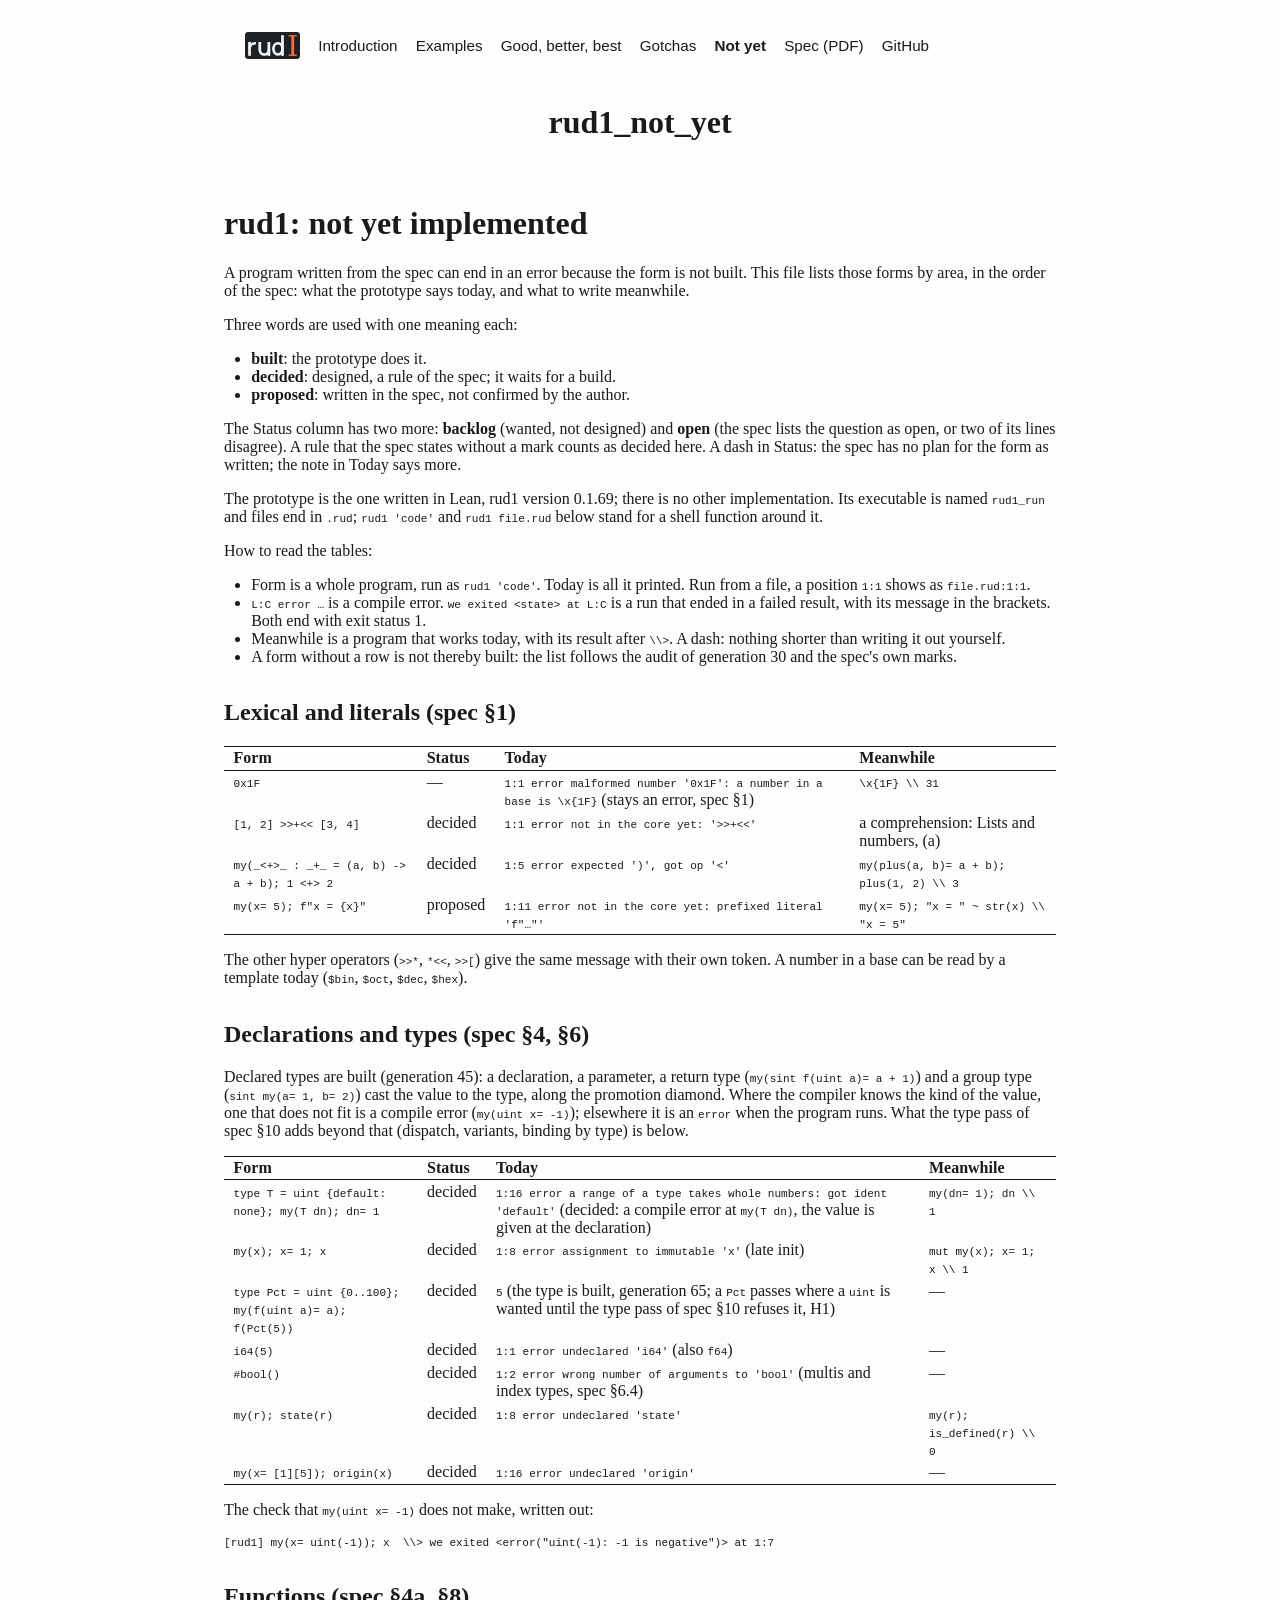
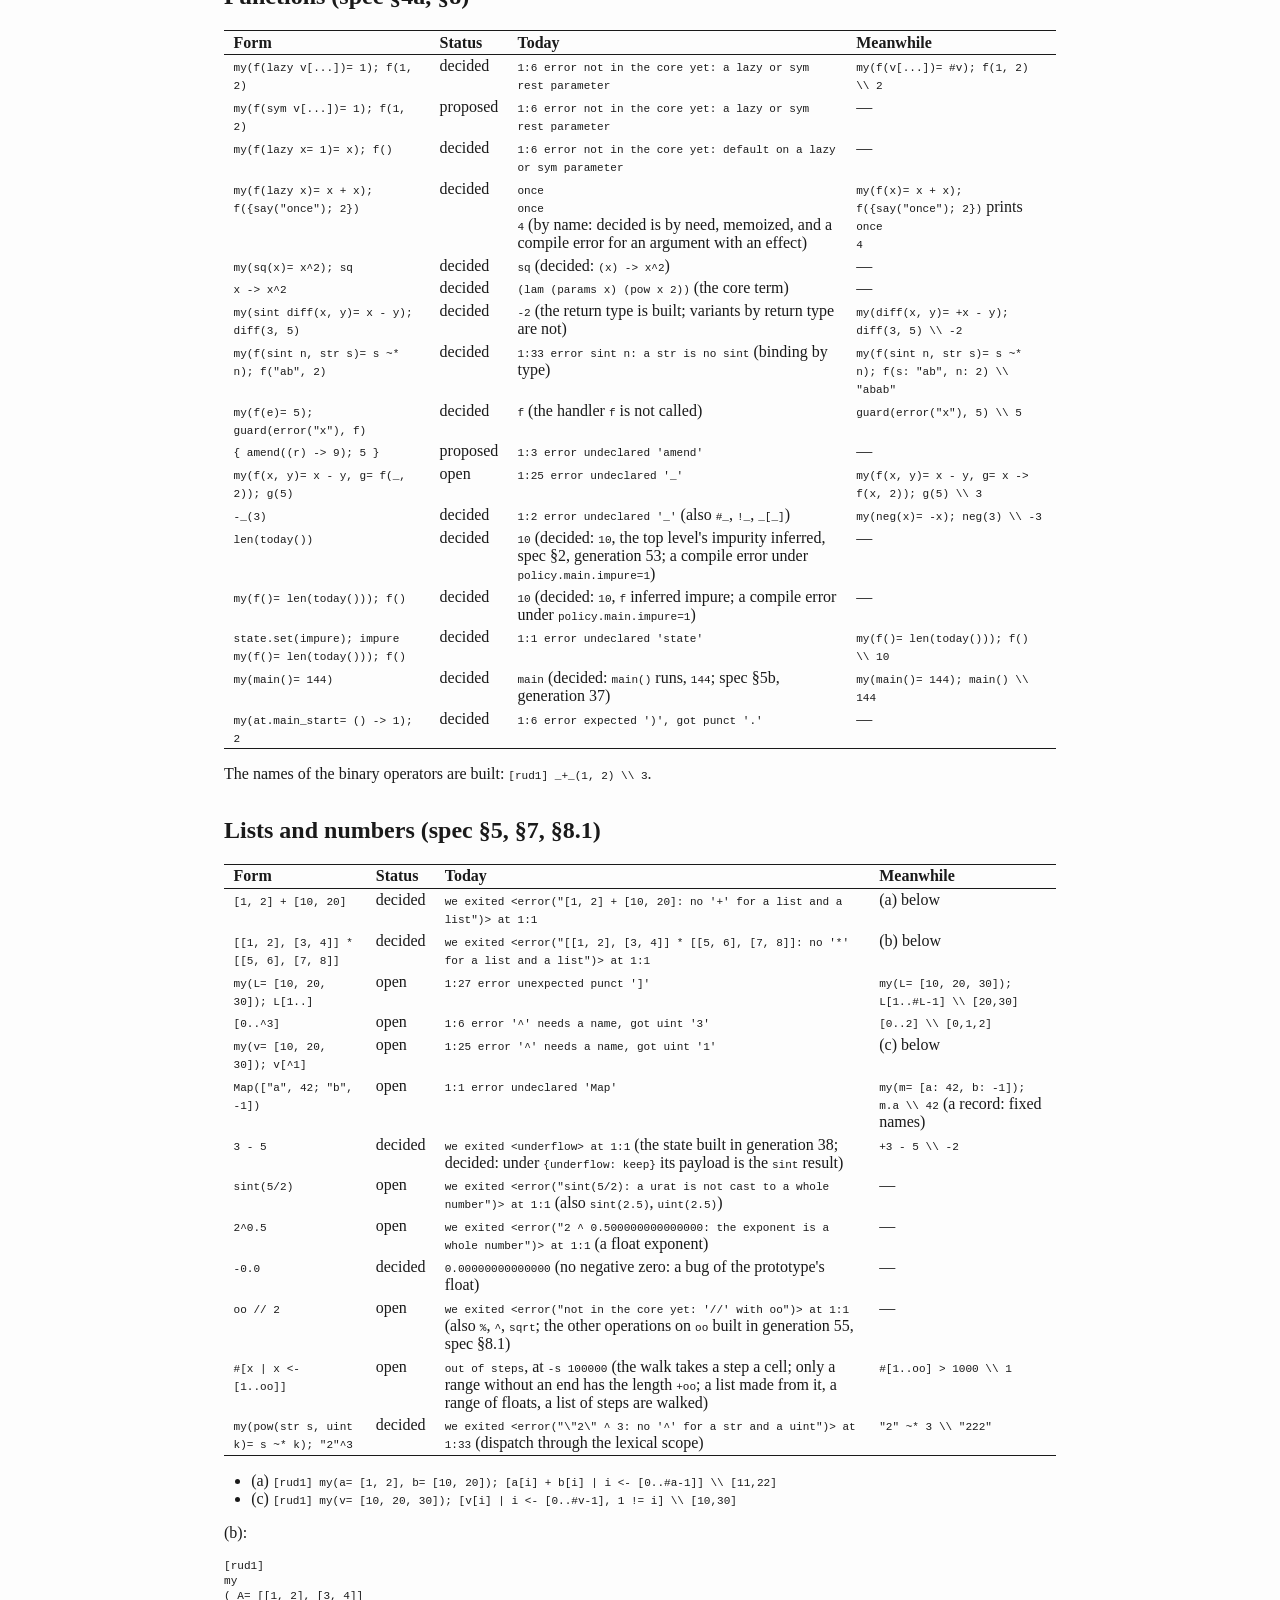
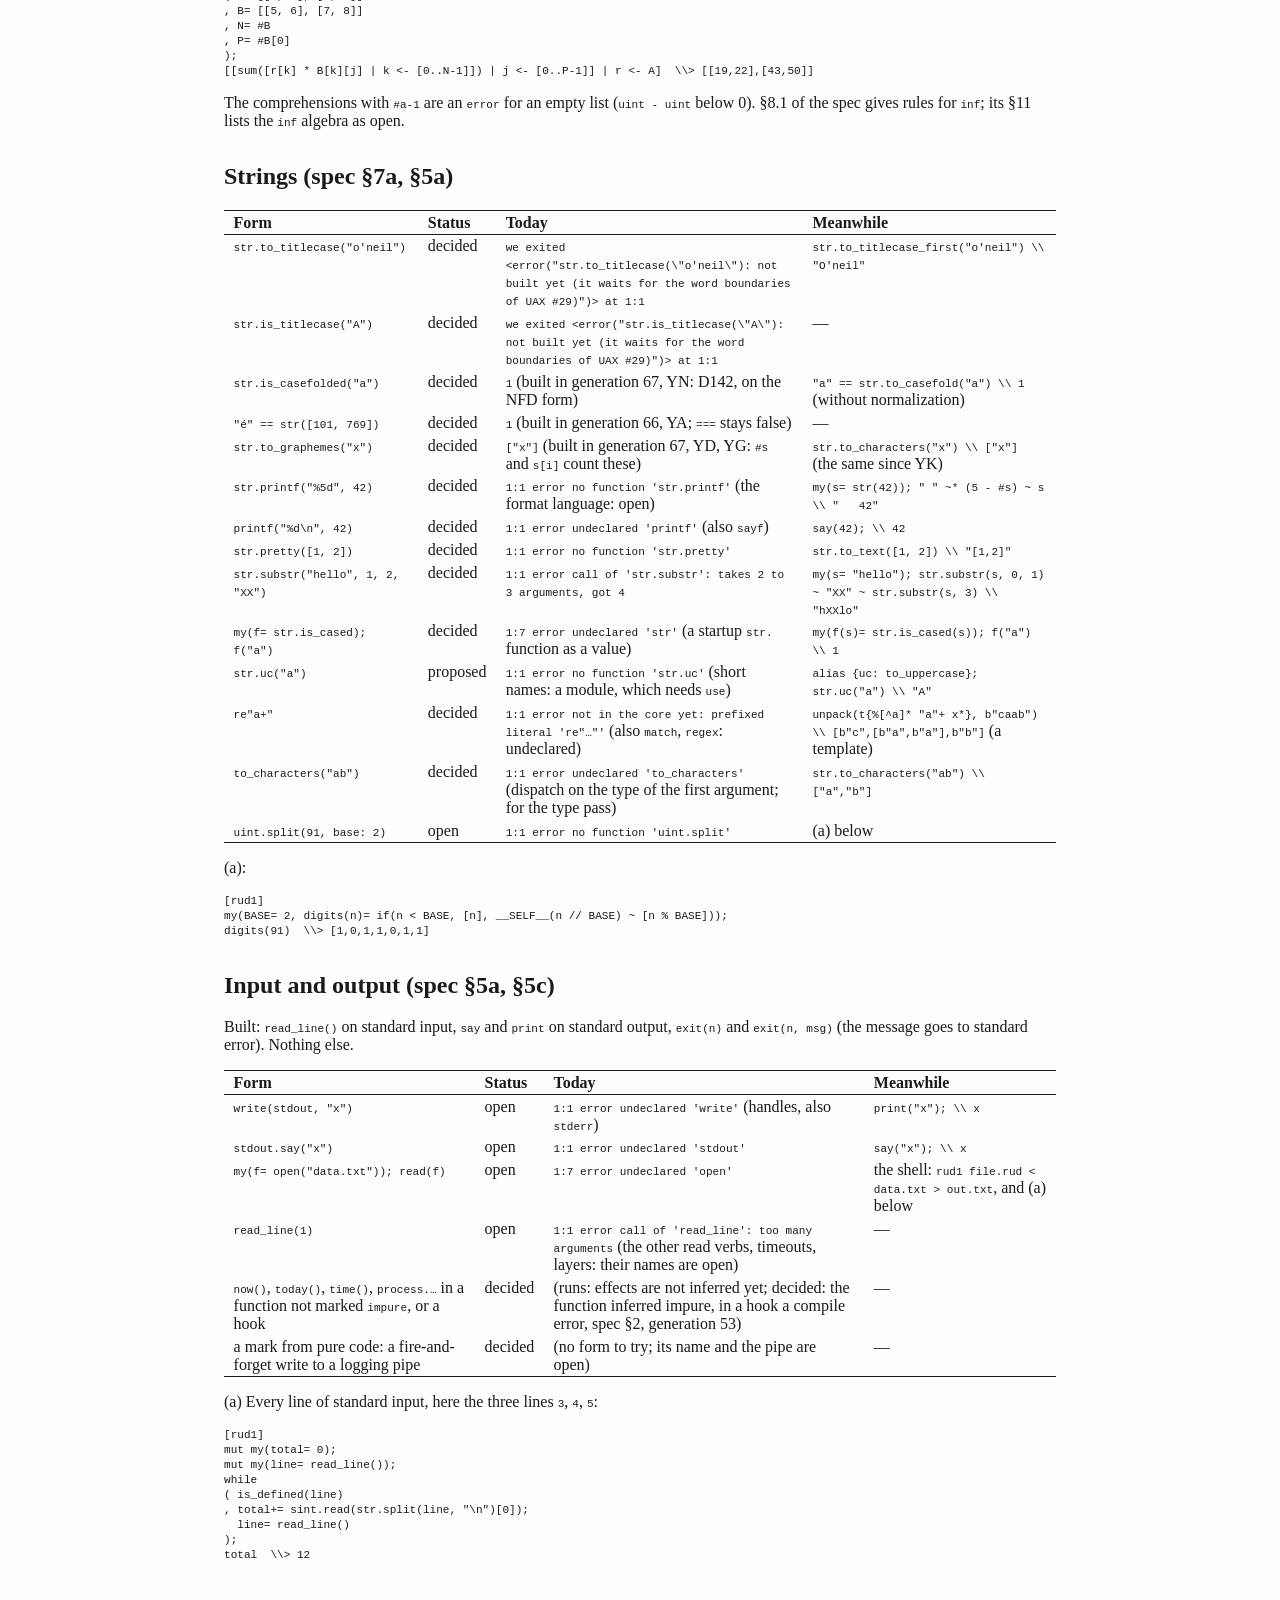
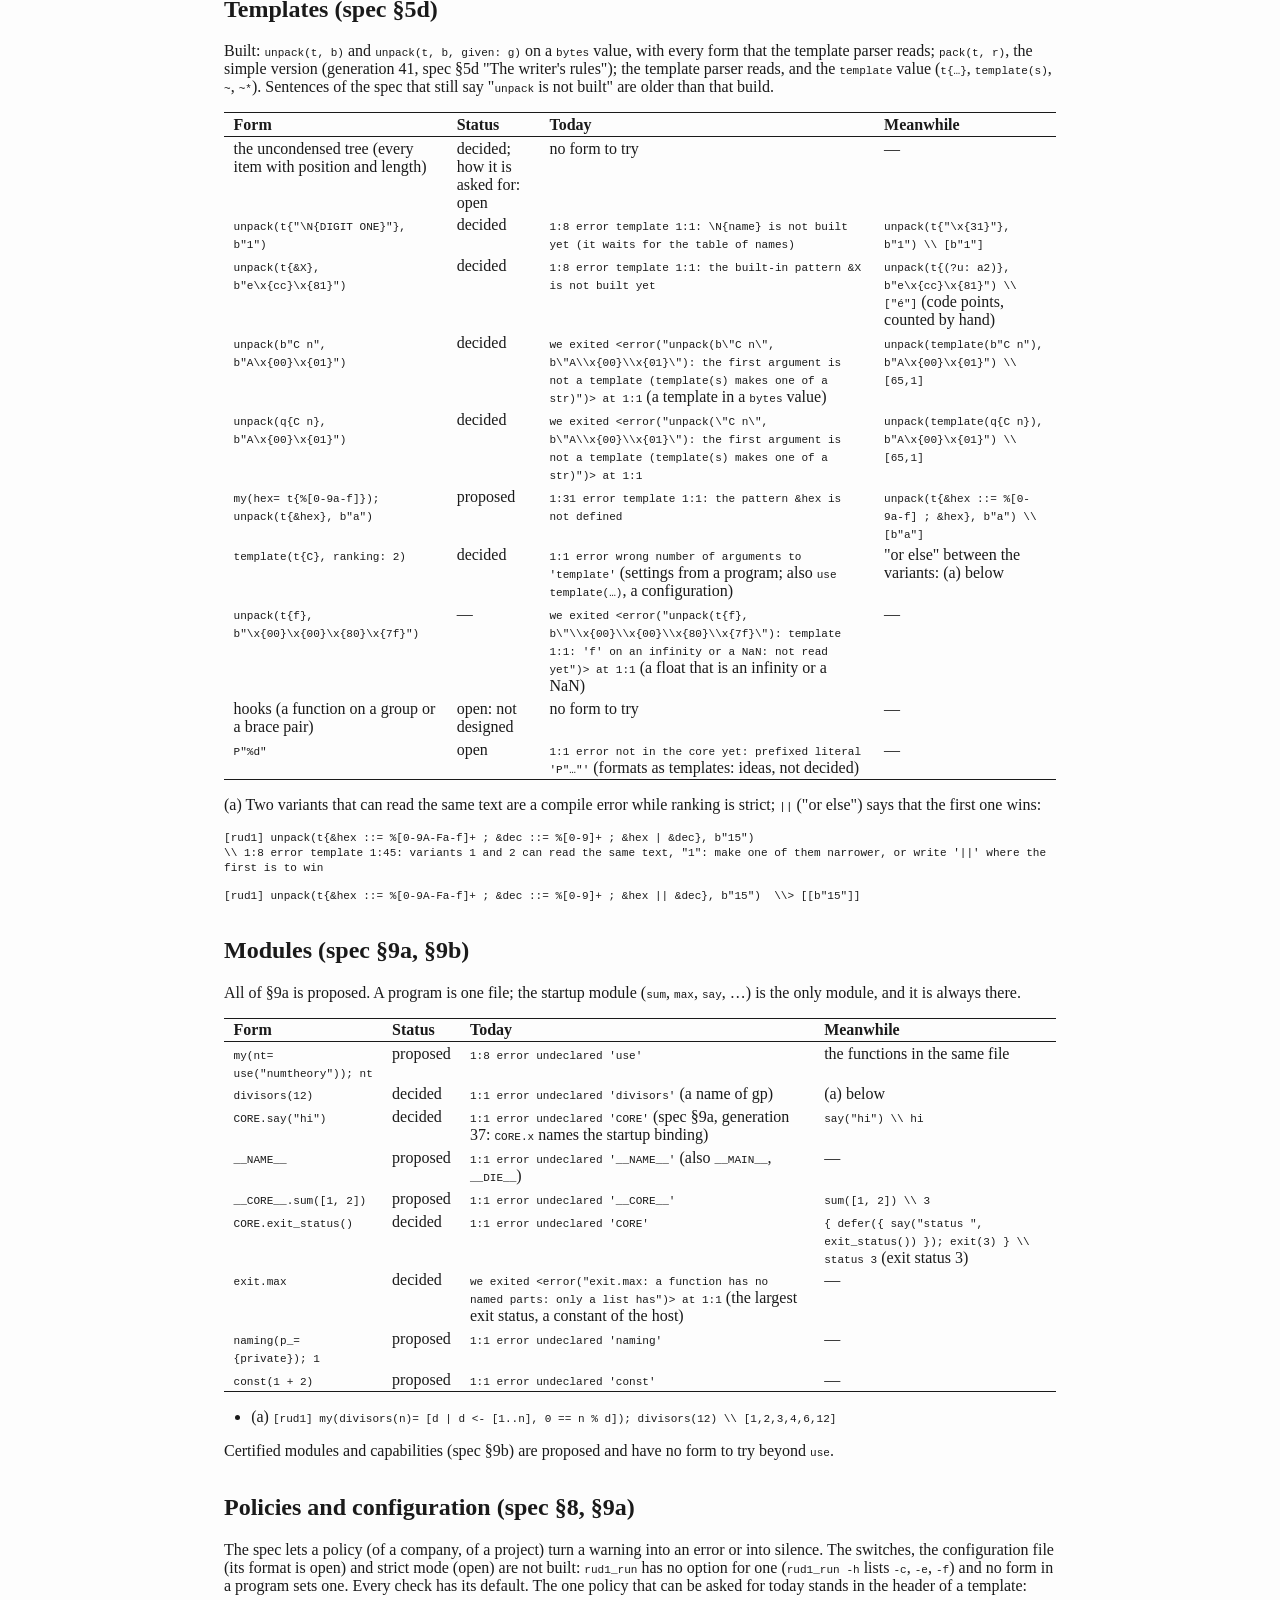
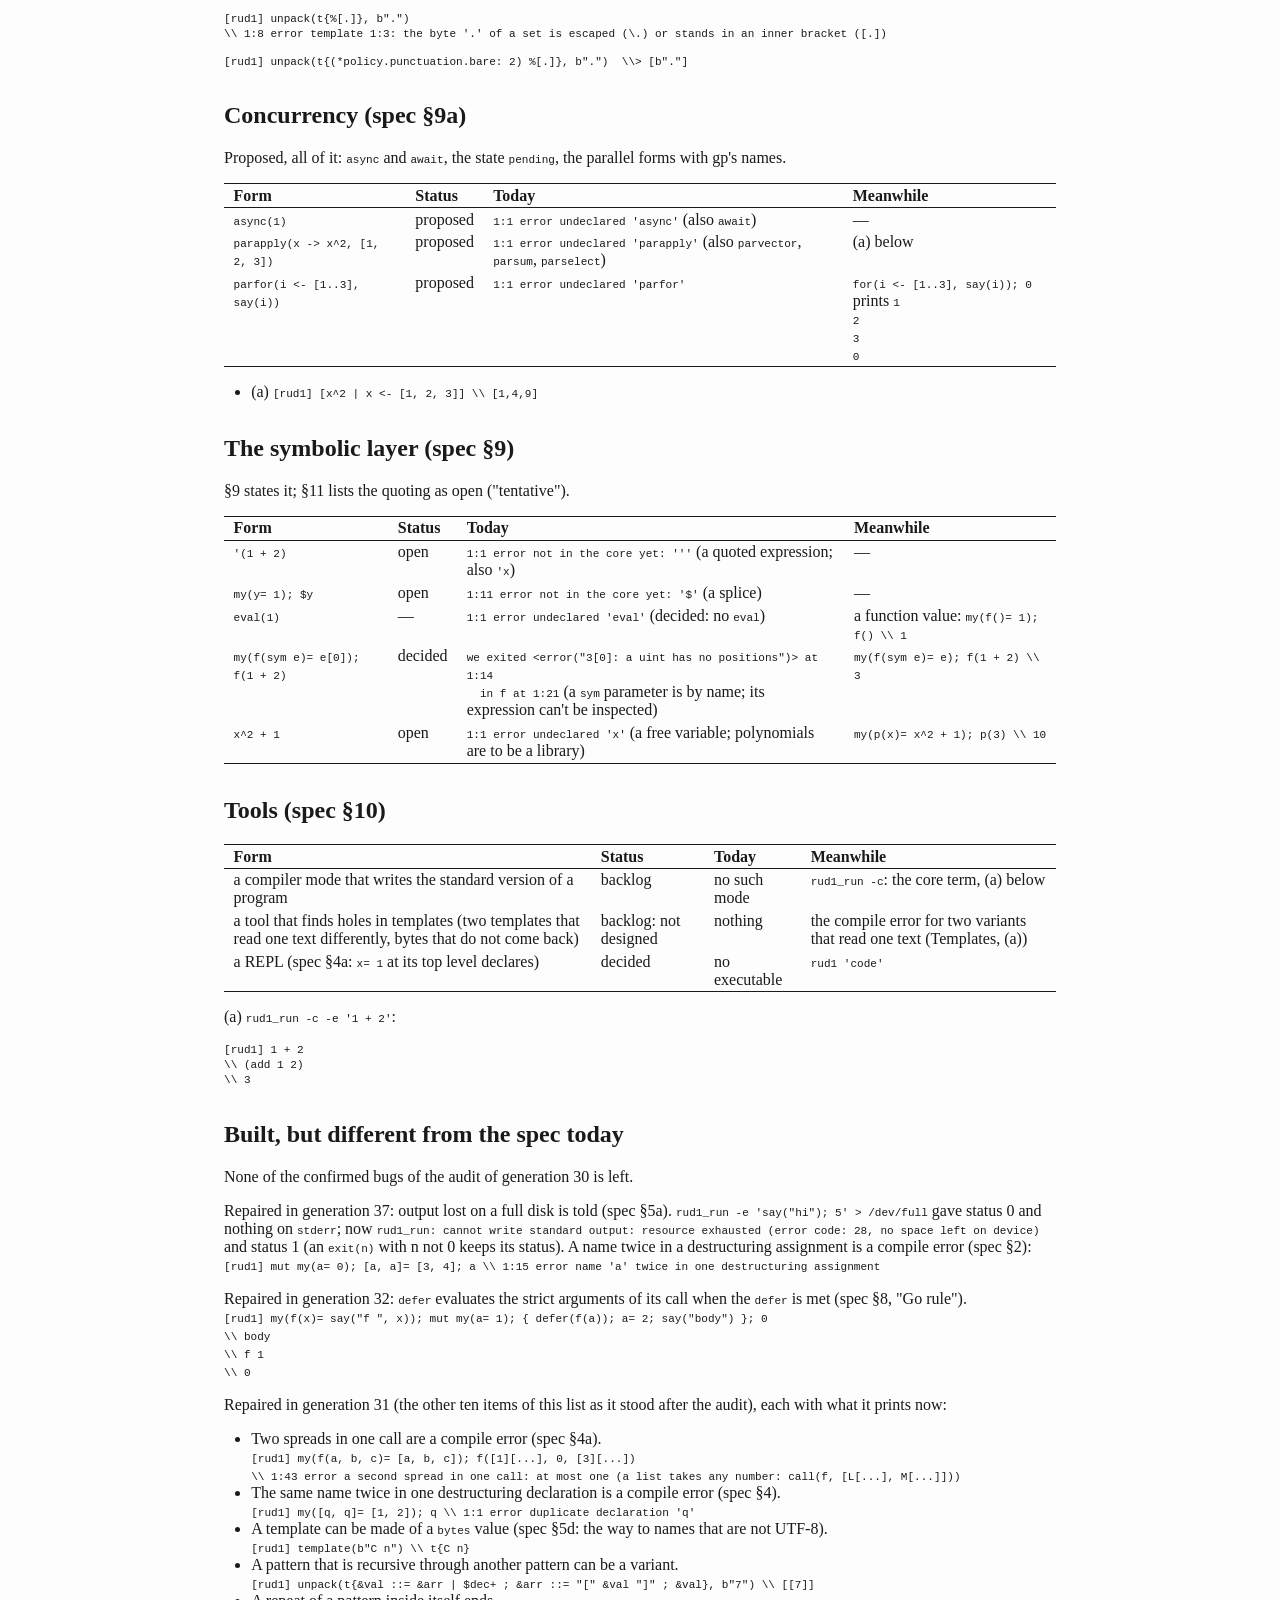
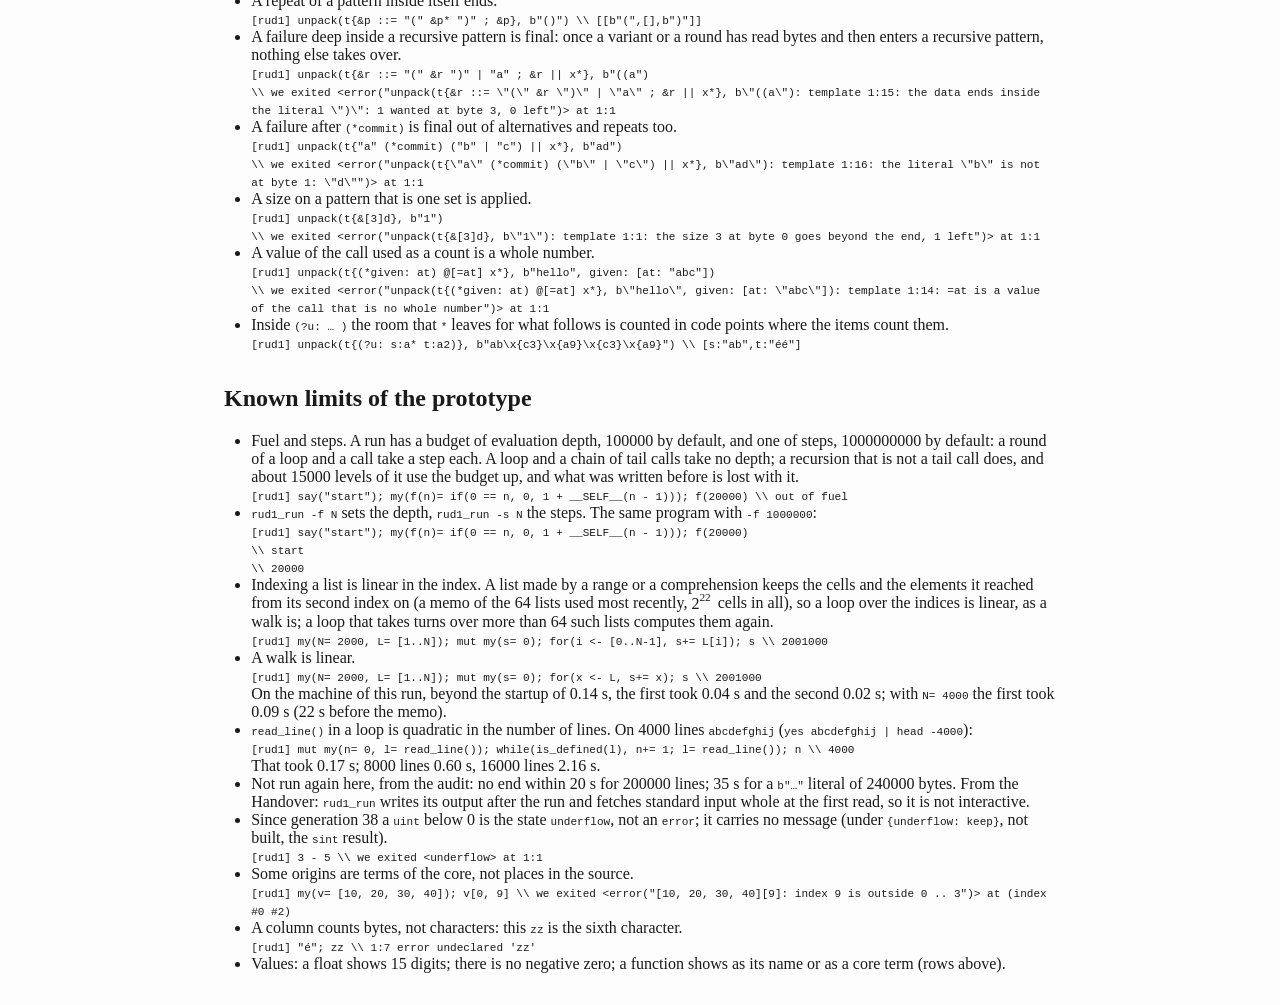
<file: docs/rud1_not_yet.html>
<!DOCTYPE html>
<html xmlns="http://www.w3.org/1999/xhtml">
<head>
  <meta charset="utf-8" />
  <meta name="generator" content="pandoc 3.12.1" />
  <meta name="viewport" content="width=device-width, initial-scale=1.0, user-scalable=yes" />
  <title>rud1: Not yet</title>
  <style>
    /* Default styles provided by pandoc.
    ** See https://pandoc.org/MANUAL.html#variables-for-html for config info.
    */
    html {
      color: #1a1a1a;
      color: light-dark(#1a1a1a, #fdfdfd);
      background-color: #fdfdfd;
      background-color: light-dark(#fdfdfd, #1a1a1a);
      color-scheme: light dark;
    }
    body {
      margin: 0 auto;
      max-width: 36em;
      padding-left: 50px;
      padding-right: 50px;
      padding-top: 50px;
      padding-bottom: 50px;
      hyphens: auto;
      overflow-wrap: break-word;
      text-rendering: optimizeLegibility;
      font-kerning: normal;
    }
    @media (max-width: 600px) {
      body {
        font-size: 0.9em;
        padding: 12px;
      }
      h1 {
        font-size: 1.8em;
      }
    }
    @media print {
      html {
        color-scheme: light only;
      }
      html, body, pre, code {
        background-color: transparent;
      }
      body, a, a:visited, blockquote {
        color: black;
      }
      pre, code {
        padding: 0;
      }
      p, h2, h3 {
        orphans: 3;
        widows: 3;
      }
      h2, h3, h4 {
        page-break-after: avoid;
      }
    }
    p {
      margin: 1em 0;
    }
    a, a:visited {
      color: inherit;
    }
    img {
      max-width: 100%;
    }
    svg {
      height: auto;
      max-width: 100%;
    }
    h1, h2, h3, h4, h5, h6 {
      margin-top: 1.4em;
    }
    h5, h6 {
      font-size: 1em;
      font-style: italic;
    }
    h6 {
      font-weight: normal;
    }
    ol, ul {
      padding-left: 1.7em;
      margin-top: 1em;
    }
    li > ol, li > ul {
      margin-top: 0;
    }
    blockquote {
      margin: 1em 0 1em 1.7em;
      padding-left: 1em;
      border-left: 2px solid;
      border-color: #e6e6e6;
      border-color: light-dark(#e6e6e6, #4c4c4c);
      color: #606060;
      color: light-dark(#606060, #b6b6b6);
    }
    code {
      white-space: pre-wrap;
      font-family: Menlo, Monaco, Consolas, 'Lucida Console', monospace;
      font-size: 85%;
      margin: 0;
      hyphens: manual;
    }
    pre {
      margin: 1em 0;
      overflow: auto;
    }
    pre code {
      padding: 0;
      overflow: visible;
      overflow-wrap: normal;
    }
    .sourceCode {
     background-color: transparent;
     overflow: visible;
    }
    hr {
      border: none;
      border-top: 1px solid currentColor;
      height: 1px;
      margin: 1em 0;
    }
    table {
      margin: 1em 0;
      border-collapse: collapse;
      width: 100%;
      overflow-x: auto;
      display: block;
      font-variant-numeric: lining-nums tabular-nums;
    }
    table caption {
      margin-bottom: 0.75em;
    }
    tbody {
      margin-top: 0.5em;
      border-top: 1px solid currentColor;
      border-bottom: 1px solid currentColor;
    }
    th {
      border-top: 1px solid currentColor;
      padding: 0.25em 0.5em 0.25em 0.5em;
    }
    td {
      padding: 0.125em 0.5em 0.25em 0.5em;
    }
    header {
      margin-bottom: 4em;
      text-align: center;
    }
    #TOC li {
      list-style: none;
    }
    #TOC ul {
      padding-left: 1.3em;
    }
    #TOC > ul {
      padding-left: 0;
    }
    #TOC a:not(:hover) {
      text-decoration: none;
    }
    span.smallcaps{font-variant: small-caps;}
    div.columns{display: flex; gap: 1.5em;}
    div.column{flex: auto;}
    @media screen {
    div.columns{gap: min(4vw, 1.5em);}
    div.column{overflow-x: auto;}
    }
    div.hanging-indent{margin-left: 1.5em; text-indent: -1.5em;}
    /* The extra [class] is a hack that increases specificity enough to
       override a similar rule in reveal.js */
    ul.task-list[class]{list-style: none;}
    ul.task-list li input[type="checkbox"] {
      font-size: inherit;
      width: 0.8em;
      margin: 0 0.8em 0.2em -1.6em;
      vertical-align: middle;
    }
  </style>
<style>body{max-width:52em;margin:2em auto;padding:0 1em;font-family:serif}code,pre{font-family:monospace}.greyparen{color:#8c8c8c}table{border-collapse:collapse}td,th{padding:.15em .6em;vertical-align:top}</style>
<link rel="stylesheet" href="site.css" />
</head>
<body>
<nav class="site"><a href="index.html"><img src="rud1_logo.svg" alt="rud1"></a><a href="rud1_introduction.html">Introduction</a><a href="rud1_examples.html">Examples</a><a href="rud1_better_best.html">Good, better, best</a><a href="rud1_gotchas.html">Gotchas</a><a href="rud1_not_yet.html" class="here">Not yet</a><a href="rud1_spec.pdf">Spec (PDF)</a><a href="https://github.com/isolution-nl/rud1-lang.org">GitHub</a></nav>
<header id="title-block-header">
<h1 class="title">rud1_not_yet</h1>
</header>
<h1 id="rud1-not-yet-implemented">rud1: not yet implemented</h1>
<p>A program written from the spec can end in an error because the form is not built. This
file lists those forms by area, in the order of the spec: what the prototype says today,
and what to write meanwhile.</p>
<p>Three words are used with one meaning each:</p>
<ul>
<li><strong>built</strong>: the prototype does it.</li>
<li><strong>decided</strong>: designed, a rule of the spec; it waits for a build.</li>
<li><strong>proposed</strong>: written in the spec, not confirmed by the author.</li>
</ul>
<p>The Status column has two more: <strong>backlog</strong> (wanted, not designed) and <strong>open</strong> (the spec
lists the question as open, or two of its lines disagree). A rule that the spec states
without a mark counts as decided here. A dash in Status: the spec has no plan for the form
as written; the note in Today says more.</p>
<p>The prototype is the one written in Lean, rud1 version 0.1.69; there is no other implementation.
Its executable is named <code>rud1_run</code> and files end in <code>.rud</code>; <code>rud1 'code'</code> and
<code>rud1 file.rud</code> below stand for a shell function around it.</p>
<p>How to read the tables:</p>
<ul>
<li>Form is a whole program, run as <code>rud1 'code'</code>. Today is all it printed. Run from a file,
a position <code>1:1</code> shows as <code>file.rud:1:1</code>.</li>
<li><code>L:C error …</code> is a compile error. <code>we exited &lt;state&gt; at L:C</code> is a run that ended in a
failed result, with its message in the brackets. Both end with exit
status 1.</li>
<li>Meanwhile is a program that works today, with its result after <code>\\&gt;</code>. A dash: nothing
shorter than writing it out yourself.</li>
<li>A form without a row is not thereby built: the list follows the audit of generation 30
and the spec's own marks.</li>
</ul>
<h2 id="lexical-and-literals-spec-1">Lexical and literals (spec §1)</h2>
<table>
<thead>
<tr>
<th style="text-align: left;">Form</th>
<th style="text-align: left;">Status</th>
<th style="text-align: left;">Today</th>
<th style="text-align: left;">Meanwhile</th>
</tr>
</thead>
<tbody>
<tr>
<td style="text-align: left;"><code>0x1F</code></td>
<td style="text-align: left;">—</td>
<td style="text-align: left;"><code>1:1 error malformed number '0x1F': a number in a base is \x{1F}</code> (stays an error, spec §1)</td>
<td style="text-align: left;"><code>\x{1F} \\ 31</code></td>
</tr>
<tr>
<td style="text-align: left;"><code>[1, 2] &gt;&gt;+&lt;&lt; [3, 4]</code></td>
<td style="text-align: left;">decided</td>
<td style="text-align: left;"><code>1:1 error not in the core yet: '&gt;&gt;+&lt;&lt;'</code></td>
<td style="text-align: left;">a comprehension: Lists and numbers, (a)</td>
</tr>
<tr>
<td style="text-align: left;"><code>my(_&lt;+&gt;_ : _+_ = (a, b) -&gt; a + b); 1 &lt;+&gt; 2</code></td>
<td style="text-align: left;">decided</td>
<td style="text-align: left;"><code>1:5 error expected ')', got op '&lt;'</code></td>
<td style="text-align: left;"><code>my(plus(a, b)= a + b); plus(1, 2) \\ 3</code></td>
</tr>
<tr>
<td style="text-align: left;"><code>my(x= 5); f"x = {x}"</code></td>
<td style="text-align: left;">proposed</td>
<td style="text-align: left;"><code>1:11 error not in the core yet: prefixed literal 'f"…"'</code></td>
<td style="text-align: left;"><code>my(x= 5); "x = " ~ str(x) \\ "x = 5"</code></td>
</tr>
</tbody>
</table>
<p>The other hyper operators (<code>&gt;&gt;*</code>, <code>*&lt;&lt;</code>, <code>&gt;&gt;[</code>) give the same message with their own
token. A number in a base can be read by a template today (<code>$bin</code>, <code>$oct</code>, <code>$dec</code>, <code>$hex</code>).</p>
<h2 id="declarations-and-types-spec-4-6">Declarations and types (spec §4, §6)</h2>
<p>Declared types are built (generation 45): a declaration, a parameter, a return type
(<code>my(sint f(uint a)= a + 1)</code>) and a group type (<code>sint my(a= 1, b= 2)</code>) cast the value to the type,
along the promotion diamond. Where the compiler knows the kind of the value, one that does not
fit is a compile error (<code>my(uint x= -1)</code>); elsewhere it is an <code>error</code> when the program runs. What
the type pass of spec §10 adds beyond that (dispatch, variants, binding by type) is below.</p>
<table>
<thead>
<tr>
<th style="text-align: left;">Form</th>
<th style="text-align: left;">Status</th>
<th style="text-align: left;">Today</th>
<th style="text-align: left;">Meanwhile</th>
</tr>
</thead>
<tbody>
<tr>
<td style="text-align: left;"><code>type T = uint {default: none}; my(T dn); dn= 1</code></td>
<td style="text-align: left;">decided</td>
<td style="text-align: left;"><code>1:16 error a range of a type takes whole numbers: got ident 'default'</code> (decided: a compile error at <code>my(T dn)</code>, the value is given at the declaration)</td>
<td style="text-align: left;"><code>my(dn= 1); dn \\ 1</code></td>
</tr>
<tr>
<td style="text-align: left;"><code>my(x); x= 1; x</code></td>
<td style="text-align: left;">decided</td>
<td style="text-align: left;"><code>1:8 error assignment to immutable 'x'</code> (late init)</td>
<td style="text-align: left;"><code>mut my(x); x= 1; x \\ 1</code></td>
</tr>
<tr>
<td style="text-align: left;"><code>type Pct = uint {0..100}; my(f(uint a)= a); f(Pct(5))</code></td>
<td style="text-align: left;">decided</td>
<td style="text-align: left;"><code>5</code> (the type is built, generation 65; a <code>Pct</code> passes where a <code>uint</code> is wanted until the type pass of spec §10 refuses it, H1)</td>
<td style="text-align: left;">—</td>
</tr>
<tr>
<td style="text-align: left;"><code>i64(5)</code></td>
<td style="text-align: left;">decided</td>
<td style="text-align: left;"><code>1:1 error undeclared 'i64'</code> (also <code>f64</code>)</td>
<td style="text-align: left;">—</td>
</tr>
<tr>
<td style="text-align: left;"><code>#bool()</code></td>
<td style="text-align: left;">decided</td>
<td style="text-align: left;"><code>1:2 error wrong number of arguments to 'bool'</code> (multis and index types, spec §6.4)</td>
<td style="text-align: left;">—</td>
</tr>
<tr>
<td style="text-align: left;"><code>my(r); state(r)</code></td>
<td style="text-align: left;">decided</td>
<td style="text-align: left;"><code>1:8 error undeclared 'state'</code></td>
<td style="text-align: left;"><code>my(r); is_defined(r) \\ 0</code></td>
</tr>
<tr>
<td style="text-align: left;"><code>my(x= [1][5]); origin(x)</code></td>
<td style="text-align: left;">decided</td>
<td style="text-align: left;"><code>1:16 error undeclared 'origin'</code></td>
<td style="text-align: left;">—</td>
</tr>
</tbody>
</table>
<p>The check that <code>my(uint x= -1)</code> does not make, written out:</p>
<pre class="text"><code>[rud1] my(x= uint(-1)); x  \\&gt; we exited &lt;error(&quot;uint(-1): -1 is negative&quot;)&gt; at 1:7</code></pre>
<h2 id="functions-spec-4a-8">Functions (spec §4a, §8)</h2>
<table>
<thead>
<tr>
<th style="text-align: left;">Form</th>
<th style="text-align: left;">Status</th>
<th style="text-align: left;">Today</th>
<th style="text-align: left;">Meanwhile</th>
</tr>
</thead>
<tbody>
<tr>
<td style="text-align: left;"><code>my(f(lazy v[...])= 1); f(1, 2)</code></td>
<td style="text-align: left;">decided</td>
<td style="text-align: left;"><code>1:6 error not in the core yet: a lazy or sym rest parameter</code></td>
<td style="text-align: left;"><code>my(f(v[...])= #v); f(1, 2) \\ 2</code></td>
</tr>
<tr>
<td style="text-align: left;"><code>my(f(sym v[...])= 1); f(1, 2)</code></td>
<td style="text-align: left;">proposed</td>
<td style="text-align: left;"><code>1:6 error not in the core yet: a lazy or sym rest parameter</code></td>
<td style="text-align: left;">—</td>
</tr>
<tr>
<td style="text-align: left;"><code>my(f(lazy x= 1)= x); f()</code></td>
<td style="text-align: left;">decided</td>
<td style="text-align: left;"><code>1:6 error not in the core yet: default on a lazy or sym parameter</code></td>
<td style="text-align: left;">—</td>
</tr>
<tr>
<td style="text-align: left;"><code>my(f(lazy x)= x + x); f({say("once"); 2})</code></td>
<td style="text-align: left;">decided</td>
<td style="text-align: left;"><code>once</code><br /><code>once</code><br /><code>4</code> (by name: decided is by need, memoized, and a compile error for an argument with an effect)</td>
<td style="text-align: left;"><code>my(f(x)= x + x); f({say("once"); 2})</code> prints <code>once</code><br /><code>4</code></td>
</tr>
<tr>
<td style="text-align: left;"><code>my(sq(x)= x^2); sq</code></td>
<td style="text-align: left;">decided</td>
<td style="text-align: left;"><code>sq</code> (decided: <code>(x) -&gt; x^2</code>)</td>
<td style="text-align: left;">—</td>
</tr>
<tr>
<td style="text-align: left;"><code>x -&gt; x^2</code></td>
<td style="text-align: left;">decided</td>
<td style="text-align: left;"><code>(lam (params x) (pow x 2))</code> (the core term)</td>
<td style="text-align: left;">—</td>
</tr>
<tr>
<td style="text-align: left;"><code>my(sint diff(x, y)= x - y); diff(3, 5)</code></td>
<td style="text-align: left;">decided</td>
<td style="text-align: left;"><code>-2</code> (the return type is built; variants by return type are not)</td>
<td style="text-align: left;"><code>my(diff(x, y)= +x - y); diff(3, 5) \\ -2</code></td>
</tr>
<tr>
<td style="text-align: left;"><code>my(f(sint n, str s)= s ~* n); f("ab", 2)</code></td>
<td style="text-align: left;">decided</td>
<td style="text-align: left;"><code>1:33 error sint n: a str is no sint</code> (binding by type)</td>
<td style="text-align: left;"><code>my(f(sint n, str s)= s ~* n); f(s: "ab", n: 2) \\ "abab"</code></td>
</tr>
<tr>
<td style="text-align: left;"><code>my(f(e)= 5); guard(error("x"), f)</code></td>
<td style="text-align: left;">decided</td>
<td style="text-align: left;"><code>f</code> (the handler <code>f</code> is not called)</td>
<td style="text-align: left;"><code>guard(error("x"), 5) \\ 5</code></td>
</tr>
<tr>
<td style="text-align: left;"><code>{ amend((r) -&gt; 9); 5 }</code></td>
<td style="text-align: left;">proposed</td>
<td style="text-align: left;"><code>1:3 error undeclared 'amend'</code></td>
<td style="text-align: left;">—</td>
</tr>
<tr>
<td style="text-align: left;"><code>my(f(x, y)= x - y, g= f(_, 2)); g(5)</code></td>
<td style="text-align: left;">open</td>
<td style="text-align: left;"><code>1:25 error undeclared '_'</code></td>
<td style="text-align: left;"><code>my(f(x, y)= x - y, g= x -&gt; f(x, 2)); g(5) \\ 3</code></td>
</tr>
<tr>
<td style="text-align: left;"><code>-_(3)</code></td>
<td style="text-align: left;">decided</td>
<td style="text-align: left;"><code>1:2 error undeclared '_'</code> (also <code>#_</code>, <code>!_</code>, <code>_[_]</code>)</td>
<td style="text-align: left;"><code>my(neg(x)= -x); neg(3) \\ -3</code></td>
</tr>
<tr>
<td style="text-align: left;"><code>len(today())</code></td>
<td style="text-align: left;">decided</td>
<td style="text-align: left;"><code>10</code> (decided: <code>10</code>, the top level's impurity inferred, spec §2, generation 53; a compile error under <code>policy.main.impure=1</code>)</td>
<td style="text-align: left;">—</td>
</tr>
<tr>
<td style="text-align: left;"><code>my(f()= len(today())); f()</code></td>
<td style="text-align: left;">decided</td>
<td style="text-align: left;"><code>10</code> (decided: <code>10</code>, <code>f</code> inferred impure; a compile error under <code>policy.main.impure=1</code>)</td>
<td style="text-align: left;">—</td>
</tr>
<tr>
<td style="text-align: left;"><code>state.set(impure); impure my(f()= len(today())); f()</code></td>
<td style="text-align: left;">decided</td>
<td style="text-align: left;"><code>1:1 error undeclared 'state'</code></td>
<td style="text-align: left;"><code>my(f()= len(today())); f() \\ 10</code></td>
</tr>
<tr>
<td style="text-align: left;"><code>my(main()= 144)</code></td>
<td style="text-align: left;">decided</td>
<td style="text-align: left;"><code>main</code> (decided: <code>main()</code> runs, <code>144</code>; spec §5b, generation 37)</td>
<td style="text-align: left;"><code>my(main()= 144); main() \\ 144</code></td>
</tr>
<tr>
<td style="text-align: left;"><code>my(at.main_start= () -&gt; 1); 2</code></td>
<td style="text-align: left;">decided</td>
<td style="text-align: left;"><code>1:6 error expected ')', got punct '.'</code></td>
<td style="text-align: left;">—</td>
</tr>
</tbody>
</table>
<p>The names of the binary operators are built: <code>[rud1] _+_(1, 2) \\ 3</code>.</p>
<h2 id="lists-and-numbers-spec-5-7-81">Lists and numbers (spec §5, §7, §8.1)</h2>
<table>
<thead>
<tr>
<th style="text-align: left;">Form</th>
<th style="text-align: left;">Status</th>
<th style="text-align: left;">Today</th>
<th style="text-align: left;">Meanwhile</th>
</tr>
</thead>
<tbody>
<tr>
<td style="text-align: left;"><code>[1, 2] + [10, 20]</code></td>
<td style="text-align: left;">decided</td>
<td style="text-align: left;"><code>we exited &lt;error("[1, 2] + [10, 20]: no '+' for a list and a list")&gt; at 1:1</code></td>
<td style="text-align: left;">(a) below</td>
</tr>
<tr>
<td style="text-align: left;"><code>[[1, 2], [3, 4]] * [[5, 6], [7, 8]]</code></td>
<td style="text-align: left;">decided</td>
<td style="text-align: left;"><code>we exited &lt;error("[[1, 2], [3, 4]] * [[5, 6], [7, 8]]: no '*' for a list and a list")&gt; at 1:1</code></td>
<td style="text-align: left;">(b) below</td>
</tr>
<tr>
<td style="text-align: left;"><code>my(L= [10, 20, 30]); L[1..]</code></td>
<td style="text-align: left;">open</td>
<td style="text-align: left;"><code>1:27 error unexpected punct ']'</code></td>
<td style="text-align: left;"><code>my(L= [10, 20, 30]); L[1..#L-1] \\ [20,30]</code></td>
</tr>
<tr>
<td style="text-align: left;"><code>[0..^3]</code></td>
<td style="text-align: left;">open</td>
<td style="text-align: left;"><code>1:6 error '^' needs a name, got uint '3'</code></td>
<td style="text-align: left;"><code>[0..2] \\ [0,1,2]</code></td>
</tr>
<tr>
<td style="text-align: left;"><code>my(v= [10, 20, 30]); v[^1]</code></td>
<td style="text-align: left;">open</td>
<td style="text-align: left;"><code>1:25 error '^' needs a name, got uint '1'</code></td>
<td style="text-align: left;">(c) below</td>
</tr>
<tr>
<td style="text-align: left;"><code>Map(["a", 42; "b", -1])</code></td>
<td style="text-align: left;">open</td>
<td style="text-align: left;"><code>1:1 error undeclared 'Map'</code></td>
<td style="text-align: left;"><code>my(m= [a: 42, b: -1]); m.a \\ 42</code> (a record: fixed names)</td>
</tr>
<tr>
<td style="text-align: left;"><code>3 - 5</code></td>
<td style="text-align: left;">decided</td>
<td style="text-align: left;"><code>we exited &lt;underflow&gt; at 1:1</code> (the state built in generation 38; decided: under <code>{underflow: keep}</code> its payload is the <code>sint</code> result)</td>
<td style="text-align: left;"><code>+3 - 5 \\ -2</code></td>
</tr>
<tr>
<td style="text-align: left;"><code>sint(5/2)</code></td>
<td style="text-align: left;">open</td>
<td style="text-align: left;"><code>we exited &lt;error("sint(5/2): a urat is not cast to a whole number")&gt; at 1:1</code> (also <code>sint(2.5)</code>, <code>uint(2.5)</code>)</td>
<td style="text-align: left;">—</td>
</tr>
<tr>
<td style="text-align: left;"><code>2^0.5</code></td>
<td style="text-align: left;">open</td>
<td style="text-align: left;"><code>we exited &lt;error("2 ^ 0.500000000000000: the exponent is a whole number")&gt; at 1:1</code> (a float exponent)</td>
<td style="text-align: left;">—</td>
</tr>
<tr>
<td style="text-align: left;"><code>-0.0</code></td>
<td style="text-align: left;">decided</td>
<td style="text-align: left;"><code>0.00000000000000</code> (no negative zero: a bug of the prototype's float)</td>
<td style="text-align: left;">—</td>
</tr>
<tr>
<td style="text-align: left;"><code>oo // 2</code></td>
<td style="text-align: left;">open</td>
<td style="text-align: left;"><code>we exited &lt;error("not in the core yet: '//' with oo")&gt; at 1:1</code> (also <code>%</code>, <code>^</code>, <code>sqrt</code>; the other operations on <code>oo</code> built in generation 55, spec §8.1)</td>
<td style="text-align: left;">—</td>
</tr>
<tr>
<td style="text-align: left;"><code>#[x | x &lt;- [1..oo]]</code></td>
<td style="text-align: left;">open</td>
<td style="text-align: left;"><code>out of steps</code>, at <code>-s 100000</code> (the walk takes a step a cell; only a range without an end has the length <code>+oo</code>; a list made from it, a range of floats, a list of steps are walked)</td>
<td style="text-align: left;"><code>#[1..oo] &gt; 1000 \\ 1</code></td>
</tr>
<tr>
<td style="text-align: left;"><code>my(pow(str s, uint k)= s ~* k); "2"^3</code></td>
<td style="text-align: left;">decided</td>
<td style="text-align: left;"><code>we exited &lt;error("\"2\" ^ 3: no '^' for a str and a uint")&gt; at 1:33</code> (dispatch through the lexical scope)</td>
<td style="text-align: left;"><code>"2" ~* 3 \\ "222"</code></td>
</tr>
</tbody>
</table>
<ul>
<li>(a) <code>[rud1] my(a= [1, 2], b= [10, 20]); [a[i] + b[i] | i &lt;- [0..#a-1]] \\ [11,22]</code></li>
<li>(c) <code>[rud1] my(v= [10, 20, 30]); [v[i] | i &lt;- [0..#v-1], 1 != i] \\ [10,30]</code></li>
</ul>
<p>(b):</p>
<pre class="text"><code>[rud1]
my
( A= [[1, 2], [3, 4]]
, B= [[5, 6], [7, 8]]
, N= #B
, P= #B[0]
);
[[sum([r[k] * B[k][j] | k &lt;- [0..N-1]]) | j &lt;- [0..P-1]] | r &lt;- A]  \\&gt; [[19,22],[43,50]]</code></pre>
<p>The comprehensions with <code>#a-1</code> are an <code>error</code> for an empty list (<code>uint - uint</code> below 0).
§8.1 of the spec gives rules for <code>inf</code>; its §11 lists the <code>inf</code> algebra as open.</p>
<h2 id="strings-spec-7a-5a">Strings (spec §7a, §5a)</h2>
<table>
<thead>
<tr>
<th style="text-align: left;">Form</th>
<th style="text-align: left;">Status</th>
<th style="text-align: left;">Today</th>
<th style="text-align: left;">Meanwhile</th>
</tr>
</thead>
<tbody>
<tr>
<td style="text-align: left;"><code>str.to_titlecase("o'neil")</code></td>
<td style="text-align: left;">decided</td>
<td style="text-align: left;"><code>we exited &lt;error("str.to_titlecase(\"o'neil\"): not built yet (it waits for the word boundaries of UAX #29)")&gt; at 1:1</code></td>
<td style="text-align: left;"><code>str.to_titlecase_first("o'neil") \\ "O'neil"</code></td>
</tr>
<tr>
<td style="text-align: left;"><code>str.is_titlecase("A")</code></td>
<td style="text-align: left;">decided</td>
<td style="text-align: left;"><code>we exited &lt;error("str.is_titlecase(\"A\"): not built yet (it waits for the word boundaries of UAX #29)")&gt; at 1:1</code></td>
<td style="text-align: left;">—</td>
</tr>
<tr>
<td style="text-align: left;"><code>str.is_casefolded("a")</code></td>
<td style="text-align: left;">decided</td>
<td style="text-align: left;"><code>1</code> (built in generation 67, YN: D142, on the NFD form)</td>
<td style="text-align: left;"><code>"a" == str.to_casefold("a") \\ 1</code> (without normalization)</td>
</tr>
<tr>
<td style="text-align: left;"><code>"é" == str([101, 769])</code></td>
<td style="text-align: left;">decided</td>
<td style="text-align: left;"><code>1</code> (built in generation 66, YA; <code>===</code> stays false)</td>
<td style="text-align: left;">—</td>
</tr>
<tr>
<td style="text-align: left;"><code>str.to_graphemes("x")</code></td>
<td style="text-align: left;">decided</td>
<td style="text-align: left;"><code>["x"]</code> (built in generation 67, YD, YG: <code>#s</code> and <code>s[i]</code> count these)</td>
<td style="text-align: left;"><code>str.to_characters("x") \\ ["x"]</code> (the same since YK)</td>
</tr>
<tr>
<td style="text-align: left;"><code>str.printf("%5d", 42)</code></td>
<td style="text-align: left;">decided</td>
<td style="text-align: left;"><code>1:1 error no function 'str.printf'</code> (the format language: open)</td>
<td style="text-align: left;"><code>my(s= str(42)); " " ~* (5 - #s) ~ s \\ "   42"</code></td>
</tr>
<tr>
<td style="text-align: left;"><code>printf("%d\n", 42)</code></td>
<td style="text-align: left;">decided</td>
<td style="text-align: left;"><code>1:1 error undeclared 'printf'</code> (also <code>sayf</code>)</td>
<td style="text-align: left;"><code>say(42); \\ 42</code></td>
</tr>
<tr>
<td style="text-align: left;"><code>str.pretty([1, 2])</code></td>
<td style="text-align: left;">decided</td>
<td style="text-align: left;"><code>1:1 error no function 'str.pretty'</code></td>
<td style="text-align: left;"><code>str.to_text([1, 2]) \\ "[1,2]"</code></td>
</tr>
<tr>
<td style="text-align: left;"><code>str.substr("hello", 1, 2, "XX")</code></td>
<td style="text-align: left;">decided</td>
<td style="text-align: left;"><code>1:1 error call of 'str.substr': takes 2 to 3 arguments, got 4</code></td>
<td style="text-align: left;"><code>my(s= "hello"); str.substr(s, 0, 1) ~ "XX" ~ str.substr(s, 3) \\ "hXXlo"</code></td>
</tr>
<tr>
<td style="text-align: left;"><code>my(f= str.is_cased); f("a")</code></td>
<td style="text-align: left;">decided</td>
<td style="text-align: left;"><code>1:7 error undeclared 'str'</code> (a startup <code>str.</code> function as a value)</td>
<td style="text-align: left;"><code>my(f(s)= str.is_cased(s)); f("a") \\ 1</code></td>
</tr>
<tr>
<td style="text-align: left;"><code>str.uc("a")</code></td>
<td style="text-align: left;">proposed</td>
<td style="text-align: left;"><code>1:1 error no function 'str.uc'</code> (short names: a module, which needs <code>use</code>)</td>
<td style="text-align: left;"><code>alias {uc: to_uppercase}; str.uc("a") \\ "A"</code></td>
</tr>
<tr>
<td style="text-align: left;"><code>re"a+"</code></td>
<td style="text-align: left;">decided</td>
<td style="text-align: left;"><code>1:1 error not in the core yet: prefixed literal 're"…"'</code> (also <code>match</code>, <code>regex</code>: undeclared)</td>
<td style="text-align: left;"><code>unpack(t{%[^a]* "a"+ x*}, b"caab") \\ [b"c",[b"a",b"a"],b"b"]</code> (a template)</td>
</tr>
<tr>
<td style="text-align: left;"><code>to_characters("ab")</code></td>
<td style="text-align: left;">decided</td>
<td style="text-align: left;"><code>1:1 error undeclared 'to_characters'</code> (dispatch on the type of the first argument; for the type pass)</td>
<td style="text-align: left;"><code>str.to_characters("ab") \\ ["a","b"]</code></td>
</tr>
<tr>
<td style="text-align: left;"><code>uint.split(91, base: 2)</code></td>
<td style="text-align: left;">open</td>
<td style="text-align: left;"><code>1:1 error no function 'uint.split'</code></td>
<td style="text-align: left;">(a) below</td>
</tr>
</tbody>
</table>
<p>(a):</p>
<pre class="text"><code>[rud1]
my(BASE= 2, digits(n)= if(n &lt; BASE, [n], __SELF__(n // BASE) ~ [n % BASE]));
digits(91)  \\&gt; [1,0,1,1,0,1,1]</code></pre>
<h2 id="input-and-output-spec-5a-5c">Input and output (spec §5a, §5c)</h2>
<p>Built: <code>read_line()</code> on standard input, <code>say</code> and <code>print</code> on standard output, <code>exit(n)</code> and
<code>exit(n, msg)</code> (the message goes to standard error). Nothing else.</p>
<table>
<thead>
<tr>
<th style="text-align: left;">Form</th>
<th style="text-align: left;">Status</th>
<th style="text-align: left;">Today</th>
<th style="text-align: left;">Meanwhile</th>
</tr>
</thead>
<tbody>
<tr>
<td style="text-align: left;"><code>write(stdout, "x")</code></td>
<td style="text-align: left;">open</td>
<td style="text-align: left;"><code>1:1 error undeclared 'write'</code> (handles, also <code>stderr</code>)</td>
<td style="text-align: left;"><code>print("x"); \\ x</code></td>
</tr>
<tr>
<td style="text-align: left;"><code>stdout.say("x")</code></td>
<td style="text-align: left;">open</td>
<td style="text-align: left;"><code>1:1 error undeclared 'stdout'</code></td>
<td style="text-align: left;"><code>say("x"); \\ x</code></td>
</tr>
<tr>
<td style="text-align: left;"><code>my(f= open("data.txt")); read(f)</code></td>
<td style="text-align: left;">open</td>
<td style="text-align: left;"><code>1:7 error undeclared 'open'</code></td>
<td style="text-align: left;">the shell: <code>rud1 file.rud &lt; data.txt &gt; out.txt</code>, and (a) below</td>
</tr>
<tr>
<td style="text-align: left;"><code>read_line(1)</code></td>
<td style="text-align: left;">open</td>
<td style="text-align: left;"><code>1:1 error call of 'read_line': too many arguments</code> (the other read verbs, timeouts, layers: their names are open)</td>
<td style="text-align: left;">—</td>
</tr>
<tr>
<td style="text-align: left;"><code>now()</code>, <code>today()</code>, <code>time()</code>, <code>process.…</code> in a function not marked <code>impure</code>, or a hook</td>
<td style="text-align: left;">decided</td>
<td style="text-align: left;">(runs: effects are not inferred yet; decided: the function inferred impure, in a hook a compile error, spec §2, generation 53)</td>
<td style="text-align: left;">—</td>
</tr>
<tr>
<td style="text-align: left;">a mark from pure code: a fire-and-forget write to a logging pipe</td>
<td style="text-align: left;">decided</td>
<td style="text-align: left;">(no form to try; its name and the pipe are open)</td>
<td style="text-align: left;">—</td>
</tr>
</tbody>
</table>
<p>(a) Every line of standard input, here the three lines <code>3</code>, <code>4</code>, <code>5</code>:</p>
<pre class="text"><code>[rud1]
mut my(total= 0);
mut my(line= read_line());
while
( is_defined(line)
, total+= sint.read(str.split(line, &quot;\n&quot;)[0]);
  line= read_line()
);
total  \\&gt; 12</code></pre>
<h2 id="templates-spec-5d">Templates (spec §5d)</h2>
<p>Built: <code>unpack(t, b)</code> and <code>unpack(t, b, given: g)</code> on a <code>bytes</code> value, with every form that
the template parser reads; <code>pack(t, r)</code>, the simple version (generation 41, spec §5d "The writer's rules");
the template parser reads, and the <code>template</code> value (<code>t{…}</code>, <code>template(s)</code>, <code>~</code>, <code>~*</code>).
Sentences of the spec that still say "<code>unpack</code> is not built" are older than that build.</p>
<table>
<thead>
<tr>
<th style="text-align: left;">Form</th>
<th style="text-align: left;">Status</th>
<th style="text-align: left;">Today</th>
<th style="text-align: left;">Meanwhile</th>
</tr>
</thead>
<tbody>
<tr>
<td style="text-align: left;">the uncondensed tree (every item with position and length)</td>
<td style="text-align: left;">decided; how it is asked for: open</td>
<td style="text-align: left;">no form to try</td>
<td style="text-align: left;">—</td>
</tr>
<tr>
<td style="text-align: left;"><code>unpack(t{"\N{DIGIT ONE}"}, b"1")</code></td>
<td style="text-align: left;">decided</td>
<td style="text-align: left;"><code>1:8 error template 1:1: \N{name} is not built yet (it waits for the table of names)</code></td>
<td style="text-align: left;"><code>unpack(t{"\x{31}"}, b"1") \\ [b"1"]</code></td>
</tr>
<tr>
<td style="text-align: left;"><code>unpack(t{&amp;X}, b"e\x{cc}\x{81}")</code></td>
<td style="text-align: left;">decided</td>
<td style="text-align: left;"><code>1:8 error template 1:1: the built-in pattern &amp;X is not built yet</code></td>
<td style="text-align: left;"><code>unpack(t{(?u: a2)}, b"e\x{cc}\x{81}") \\ ["é"]</code> (code points, counted by hand)</td>
</tr>
<tr>
<td style="text-align: left;"><code>unpack(b"C n", b"A\x{00}\x{01}")</code></td>
<td style="text-align: left;">decided</td>
<td style="text-align: left;"><code>we exited &lt;error("unpack(b\"C n\", b\"A\\x{00}\\x{01}\"): the first argument is not a template (template(s) makes one of a str)")&gt; at 1:1</code> (a template in a <code>bytes</code> value)</td>
<td style="text-align: left;"><code>unpack(template(b"C n"), b"A\x{00}\x{01}") \\ [65,1]</code></td>
</tr>
<tr>
<td style="text-align: left;"><code>unpack(q{C n}, b"A\x{00}\x{01}")</code></td>
<td style="text-align: left;">decided</td>
<td style="text-align: left;"><code>we exited &lt;error("unpack(\"C n\", b\"A\\x{00}\\x{01}\"): the first argument is not a template (template(s) makes one of a str)")&gt; at 1:1</code></td>
<td style="text-align: left;"><code>unpack(template(q{C n}), b"A\x{00}\x{01}") \\ [65,1]</code></td>
</tr>
<tr>
<td style="text-align: left;"><code>my(hex= t{%[0-9a-f]}); unpack(t{&amp;hex}, b"a")</code></td>
<td style="text-align: left;">proposed</td>
<td style="text-align: left;"><code>1:31 error template 1:1: the pattern &amp;hex is not defined</code></td>
<td style="text-align: left;"><code>unpack(t{&amp;hex ::= %[0-9a-f] ; &amp;hex}, b"a") \\ [b"a"]</code></td>
</tr>
<tr>
<td style="text-align: left;"><code>template(t{C}, ranking: 2)</code></td>
<td style="text-align: left;">decided</td>
<td style="text-align: left;"><code>1:1 error wrong number of arguments to 'template'</code> (settings from a program; also <code>use template(…)</code>, a configuration)</td>
<td style="text-align: left;">"or else" between the variants: (a) below</td>
</tr>
<tr>
<td style="text-align: left;"><code>unpack(t{f}, b"\x{00}\x{00}\x{80}\x{7f}")</code></td>
<td style="text-align: left;">—</td>
<td style="text-align: left;"><code>we exited &lt;error("unpack(t{f}, b\"\\x{00}\\x{00}\\x{80}\\x{7f}\"): template 1:1: 'f' on an infinity or a NaN: not read yet")&gt; at 1:1</code> (a float that is an infinity or a NaN)</td>
<td style="text-align: left;">—</td>
</tr>
<tr>
<td style="text-align: left;">hooks (a function on a group or a brace pair)</td>
<td style="text-align: left;">open: not designed</td>
<td style="text-align: left;">no form to try</td>
<td style="text-align: left;">—</td>
</tr>
<tr>
<td style="text-align: left;"><code>P"%d"</code></td>
<td style="text-align: left;">open</td>
<td style="text-align: left;"><code>1:1 error not in the core yet: prefixed literal 'P"…"'</code> (formats as templates: ideas, not decided)</td>
<td style="text-align: left;">—</td>
</tr>
</tbody>
</table>
<p>(a) Two variants that can read the same text are a compile error while ranking is
strict; <code>||</code> ("or else") says that the first one wins:</p>
<pre class="text"><code>[rud1] unpack(t{&amp;hex ::= %[0-9A-Fa-f]+ ; &amp;dec ::= %[0-9]+ ; &amp;hex | &amp;dec}, b&quot;15&quot;)
\\ 1:8 error template 1:45: variants 1 and 2 can read the same text, &quot;1&quot;: make one of them narrower, or write &#39;||&#39; where the first is to win</code></pre>
<pre class="text"><code>[rud1] unpack(t{&amp;hex ::= %[0-9A-Fa-f]+ ; &amp;dec ::= %[0-9]+ ; &amp;hex || &amp;dec}, b&quot;15&quot;)  \\&gt; [[b&quot;15&quot;]]</code></pre>
<h2 id="modules-spec-9a-9b">Modules (spec §9a, §9b)</h2>
<p>All of §9a is proposed. A program is one file; the startup module (<code>sum</code>, <code>max</code>,
<code>say</code>, …) is the only module, and it is always there.</p>
<table>
<thead>
<tr>
<th style="text-align: left;">Form</th>
<th style="text-align: left;">Status</th>
<th style="text-align: left;">Today</th>
<th style="text-align: left;">Meanwhile</th>
</tr>
</thead>
<tbody>
<tr>
<td style="text-align: left;"><code>my(nt= use("numtheory")); nt</code></td>
<td style="text-align: left;">proposed</td>
<td style="text-align: left;"><code>1:8 error undeclared 'use'</code></td>
<td style="text-align: left;">the functions in the same file</td>
</tr>
<tr>
<td style="text-align: left;"><code>divisors(12)</code></td>
<td style="text-align: left;">decided</td>
<td style="text-align: left;"><code>1:1 error undeclared 'divisors'</code> (a name of gp)</td>
<td style="text-align: left;">(a) below</td>
</tr>
<tr>
<td style="text-align: left;"><code>CORE.say("hi")</code></td>
<td style="text-align: left;">decided</td>
<td style="text-align: left;"><code>1:1 error undeclared 'CORE'</code> (spec §9a, generation 37: <code>CORE.x</code> names the startup binding)</td>
<td style="text-align: left;"><code>say("hi") \\ hi</code></td>
</tr>
<tr>
<td style="text-align: left;"><code>__NAME__</code></td>
<td style="text-align: left;">proposed</td>
<td style="text-align: left;"><code>1:1 error undeclared '__NAME__'</code> (also <code>__MAIN__</code>, <code>__DIE__</code>)</td>
<td style="text-align: left;">—</td>
</tr>
<tr>
<td style="text-align: left;"><code>__CORE__.sum([1, 2])</code></td>
<td style="text-align: left;">proposed</td>
<td style="text-align: left;"><code>1:1 error undeclared '__CORE__'</code></td>
<td style="text-align: left;"><code>sum([1, 2]) \\ 3</code></td>
</tr>
<tr>
<td style="text-align: left;"><code>CORE.exit_status()</code></td>
<td style="text-align: left;">decided</td>
<td style="text-align: left;"><code>1:1 error undeclared 'CORE'</code></td>
<td style="text-align: left;"><code>{ defer({ say("status ", exit_status()) }); exit(3) } \\ status 3</code> (exit status 3)</td>
</tr>
<tr>
<td style="text-align: left;"><code>exit.max</code></td>
<td style="text-align: left;">decided</td>
<td style="text-align: left;"><code>we exited &lt;error("exit.max: a function has no named parts: only a list has")&gt; at 1:1</code> (the largest exit status, a constant of the host)</td>
<td style="text-align: left;">—</td>
</tr>
<tr>
<td style="text-align: left;"><code>naming(p_= {private}); 1</code></td>
<td style="text-align: left;">proposed</td>
<td style="text-align: left;"><code>1:1 error undeclared 'naming'</code></td>
<td style="text-align: left;">—</td>
</tr>
<tr>
<td style="text-align: left;"><code>const(1 + 2)</code></td>
<td style="text-align: left;">proposed</td>
<td style="text-align: left;"><code>1:1 error undeclared 'const'</code></td>
<td style="text-align: left;">—</td>
</tr>
</tbody>
</table>
<ul>
<li>(a) <code>[rud1] my(divisors(n)= [d | d &lt;- [1..n], 0 == n % d]); divisors(12) \\ [1,2,3,4,6,12]</code></li>
</ul>
<p>Certified modules and capabilities (spec §9b) are proposed and have no form to try
beyond <code>use</code>.</p>
<h2 id="policies-and-configuration-spec-8-9a">Policies and configuration (spec §8, §9a)</h2>
<p>The spec lets a policy (of a company, of a project) turn a warning into an error or into
silence. The switches, the configuration file (its format is open) and strict mode (open)
are not built: <code>rud1_run</code> has no option for one (<code>rud1_run -h</code> lists
<code>-c</code>, <code>-e</code>, <code>-f</code>) and no form in a program sets one. Every check has its default. The one
policy that can be asked for today stands in the header of a template:</p>
<pre class="text"><code>[rud1] unpack(t{%[.]}, b&quot;.&quot;)
\\ 1:8 error template 1:3: the byte &#39;.&#39; of a set is escaped (\.) or stands in an inner bracket ([.])</code></pre>
<pre class="text"><code>[rud1] unpack(t{(*policy.punctuation.bare: 2) %[.]}, b&quot;.&quot;)  \\&gt; [b&quot;.&quot;]</code></pre>
<h2 id="concurrency-spec-9a">Concurrency (spec §9a)</h2>
<p>Proposed, all of it: <code>async</code> and <code>await</code>, the state <code>pending</code>, the parallel
forms with gp's names.</p>
<table>
<thead>
<tr>
<th style="text-align: left;">Form</th>
<th style="text-align: left;">Status</th>
<th style="text-align: left;">Today</th>
<th style="text-align: left;">Meanwhile</th>
</tr>
</thead>
<tbody>
<tr>
<td style="text-align: left;"><code>async(1)</code></td>
<td style="text-align: left;">proposed</td>
<td style="text-align: left;"><code>1:1 error undeclared 'async'</code> (also <code>await</code>)</td>
<td style="text-align: left;">—</td>
</tr>
<tr>
<td style="text-align: left;"><code>parapply(x -&gt; x^2, [1, 2, 3])</code></td>
<td style="text-align: left;">proposed</td>
<td style="text-align: left;"><code>1:1 error undeclared 'parapply'</code> (also <code>parvector</code>, <code>parsum</code>, <code>parselect</code>)</td>
<td style="text-align: left;">(a) below</td>
</tr>
<tr>
<td style="text-align: left;"><code>parfor(i &lt;- [1..3], say(i))</code></td>
<td style="text-align: left;">proposed</td>
<td style="text-align: left;"><code>1:1 error undeclared 'parfor'</code></td>
<td style="text-align: left;"><code>for(i &lt;- [1..3], say(i)); 0</code> prints <code>1</code><br /><code>2</code><br /><code>3</code><br /><code>0</code></td>
</tr>
</tbody>
</table>
<ul>
<li>(a) <code>[rud1] [x^2 | x &lt;- [1, 2, 3]] \\ [1,4,9]</code></li>
</ul>
<h2 id="the-symbolic-layer-spec-9">The symbolic layer (spec §9)</h2>
<p>§9 states it; §11 lists the quoting as open ("tentative").</p>
<table>
<thead>
<tr>
<th style="text-align: left;">Form</th>
<th style="text-align: left;">Status</th>
<th style="text-align: left;">Today</th>
<th style="text-align: left;">Meanwhile</th>
</tr>
</thead>
<tbody>
<tr>
<td style="text-align: left;"><code>'(1 + 2)</code></td>
<td style="text-align: left;">open</td>
<td style="text-align: left;"><code>1:1 error not in the core yet: '''</code> (a quoted expression; also <code>'x</code>)</td>
<td style="text-align: left;">—</td>
</tr>
<tr>
<td style="text-align: left;"><code>my(y= 1); $y</code></td>
<td style="text-align: left;">open</td>
<td style="text-align: left;"><code>1:11 error not in the core yet: '$'</code> (a splice)</td>
<td style="text-align: left;">—</td>
</tr>
<tr>
<td style="text-align: left;"><code>eval(1)</code></td>
<td style="text-align: left;">—</td>
<td style="text-align: left;"><code>1:1 error undeclared 'eval'</code> (decided: no <code>eval</code>)</td>
<td style="text-align: left;">a function value: <code>my(f()= 1); f() \\ 1</code></td>
</tr>
<tr>
<td style="text-align: left;"><code>my(f(sym e)= e[0]); f(1 + 2)</code></td>
<td style="text-align: left;">decided</td>
<td style="text-align: left;"><code>we exited &lt;error("3[0]: a uint has no positions")&gt; at 1:14</code><br /><code>  in f at 1:21</code> (a <code>sym</code> parameter is by name; its expression can't be inspected)</td>
<td style="text-align: left;"><code>my(f(sym e)= e); f(1 + 2) \\ 3</code></td>
</tr>
<tr>
<td style="text-align: left;"><code>x^2 + 1</code></td>
<td style="text-align: left;">open</td>
<td style="text-align: left;"><code>1:1 error undeclared 'x'</code> (a free variable; polynomials are to be a library)</td>
<td style="text-align: left;"><code>my(p(x)= x^2 + 1); p(3) \\ 10</code></td>
</tr>
</tbody>
</table>
<h2 id="tools-spec-10">Tools (spec §10)</h2>
<table>
<thead>
<tr>
<th style="text-align: left;">Form</th>
<th style="text-align: left;">Status</th>
<th style="text-align: left;">Today</th>
<th style="text-align: left;">Meanwhile</th>
</tr>
</thead>
<tbody>
<tr>
<td style="text-align: left;">a compiler mode that writes the standard version of a program</td>
<td style="text-align: left;">backlog</td>
<td style="text-align: left;">no such mode</td>
<td style="text-align: left;"><code>rud1_run -c</code>: the core term, (a) below</td>
</tr>
<tr>
<td style="text-align: left;">a tool that finds holes in templates (two templates that read one text differently, bytes that do not come back)</td>
<td style="text-align: left;">backlog: not designed</td>
<td style="text-align: left;">nothing</td>
<td style="text-align: left;">the compile error for two variants that read one text (Templates, (a))</td>
</tr>
<tr>
<td style="text-align: left;">a REPL (spec §4a: <code>x= 1</code> at its top level declares)</td>
<td style="text-align: left;">decided</td>
<td style="text-align: left;">no executable</td>
<td style="text-align: left;"><code>rud1 'code'</code></td>
</tr>
</tbody>
</table>
<p>(a) <code>rud1_run -c -e '1 + 2'</code>:</p>
<pre class="text"><code>[rud1] 1 + 2
\\ (add 1 2)
\\ 3</code></pre>
<h2 id="built-but-different-from-the-spec-today">Built, but different from the spec today</h2>
<p>None of the confirmed bugs of the audit of generation 30 is left.</p>
<p>Repaired in generation 37: output lost on a full disk is told (spec §5a).
<code>rud1_run -e 'say("hi"); 5' &gt; /dev/full</code> gave status 0 and nothing on <code>stderr</code>; now
<code>rud1_run: cannot write standard output: resource exhausted (error code: 28, no space left on device)</code> and status 1 (an <code>exit(n)</code> with n not 0 keeps its status). A name twice in a
destructuring assignment is a compile error (spec §2):<br />
<code>[rud1] mut my(a= 0); [a, a]= [3, 4]; a \\ 1:15 error name 'a' twice in one destructuring assignment</code></p>
<p>Repaired in generation 32: <code>defer</code> evaluates the strict arguments of its call when the
<code>defer</code> is met (spec §8, "Go rule").<br />
<code>[rud1] my(f(x)= say("f ", x)); mut my(a= 1); { defer(f(a)); a= 2; say("body") }; 0</code><br />
<code>\\ body</code><br />
<code>\\ f 1</code><br />
<code>\\ 0</code></p>
<p>Repaired in generation 31 (the other ten items of this list as it stood after the audit),
each with what it prints now:</p>
<ul>
<li>Two spreads in one call are a compile error (spec §4a).<br />
<code>[rud1] my(f(a, b, c)= [a, b, c]); f([1][...], 0, [3][...])</code><br />
<code>\\ 1:43 error a second spread in one call: at most one (a list takes any number: call(f, [L[...], M[...]]))</code></li>
<li>The same name twice in one destructuring declaration is a compile error (spec §4).<br />
<code>[rud1] my([q, q]= [1, 2]); q \\ 1:1 error duplicate declaration 'q'</code></li>
<li>A template can be made of a <code>bytes</code> value (spec §5d: the way to names that are not
UTF-8).<br />
<code>[rud1] template(b"C n") \\ t{C n}</code></li>
<li>A pattern that is recursive through another pattern can be a variant.<br />
<code>[rud1] unpack(t{&amp;val ::= &amp;arr | $dec+ ; &amp;arr ::= "[" &amp;val "]" ; &amp;val}, b"7") \\ [[7]]</code></li>
<li>A repeat of a pattern inside itself ends.<br />
<code>[rud1] unpack(t{&amp;p ::= "(" &amp;p* ")" ; &amp;p}, b"()") \\ [[b"(",[],b")"]]</code></li>
<li>A failure deep inside a recursive pattern is final: once a variant or a round has read
bytes and then enters a recursive pattern, nothing else takes over.<br />
<code>[rud1] unpack(t{&amp;r ::= "(" &amp;r ")" | "a" ; &amp;r || x*}, b"((a")</code><br />
<code>\\ we exited &lt;error("unpack(t{&amp;r ::= \"(\" &amp;r \")\" | \"a\" ; &amp;r || x*}, b\"((a\"): template 1:15: the data ends inside the literal \")\": 1 wanted at byte 3, 0 left")&gt; at 1:1</code></li>
<li>A failure after <code>(*commit)</code> is final out of alternatives and repeats too.<br />
<code>[rud1] unpack(t{"a" (*commit) ("b" | "c") || x*}, b"ad")</code><br />
<code>\\ we exited &lt;error("unpack(t{\"a\" (*commit) (\"b\" | \"c\") || x*}, b\"ad\"): template 1:16: the literal \"b\" is not at byte 1: \"d\"")&gt; at 1:1</code></li>
<li>A size on a pattern that is one set is applied.<br />
<code>[rud1] unpack(t{&amp;[3]d}, b"1")</code><br />
<code>\\ we exited &lt;error("unpack(t{&amp;[3]d}, b\"1\"): template 1:1: the size 3 at byte 0 goes beyond the end, 1 left")&gt; at 1:1</code></li>
<li>A value of the call used as a count is a whole number.<br />
<code>[rud1] unpack(t{(*given: at) @[=at] x*}, b"hello", given: [at: "abc"])</code><br />
<code>\\ we exited &lt;error("unpack(t{(*given: at) @[=at] x*}, b\"hello\", given: [at: \"abc\"]): template 1:14: =at is a value of the call that is no whole number")&gt; at 1:1</code></li>
<li>Inside <code>(?u: … )</code> the room that <code>*</code> leaves for what follows is counted in code points
where the items count them.<br />
<code>[rud1] unpack(t{(?u: s:a* t:a2)}, b"ab\x{c3}\x{a9}\x{c3}\x{a9}") \\ [s:"ab",t:"éé"]</code></li>
</ul>
<h2 id="known-limits-of-the-prototype">Known limits of the prototype</h2>
<ul>
<li>Fuel and steps. A run has a budget of evaluation depth, 100000 by default, and one of steps,
1000000000 by default: a round of a loop and a call take a step each. A loop and a chain of tail
calls take no depth; a recursion that is not a tail call does, and about 15000 levels of it use
the budget up, and what was written before is lost with it.<br />
<code>[rud1] say("start"); my(f(n)= if(0 == n, 0, 1 + __SELF__(n - 1))); f(20000) \\ out of fuel</code></li>
<li><code>rud1_run -f N</code> sets the depth, <code>rud1_run -s N</code> the steps. The same program with <code>-f 1000000</code>:<br />
<code>[rud1] say("start"); my(f(n)= if(0 == n, 0, 1 + __SELF__(n - 1))); f(20000)</code><br />
<code>\\ start</code><br />
<code>\\ 20000</code></li>
<li>Indexing a list is linear in the index. A list made by a range or a comprehension keeps
the cells and the elements it reached from its second index on (a memo of the 64 lists used
most recently, <math display="inline" xmlns="http://www.w3.org/1998/Math/MathML"><semantics><msup><mn>2</mn><mn>22</mn></msup><annotation encoding="application/x-tex">2^{22}</annotation></semantics></math> cells in all), so a loop over the indices is linear, as a walk is; a loop that takes turns
over more than 64 such lists computes them again.<br />
<code>[rud1] my(N= 2000, L= [1..N]); mut my(s= 0); for(i &lt;- [0..N-1], s+= L[i]); s \\ 2001000</code></li>
<li>A walk is linear.<br />
<code>[rud1] my(N= 2000, L= [1..N]); mut my(s= 0); for(x &lt;- L, s+= x); s \\ 2001000</code><br />
On the machine of this run, beyond the startup of 0.14 s, the first took 0.04 s and the
second 0.02 s; with <code>N= 4000</code> the first took 0.09 s (22 s before the memo).</li>
<li><code>read_line()</code> in a loop is quadratic in the number of lines. On 4000 lines
<code>abcdefghij</code> (<code>yes abcdefghij | head -4000</code>):<br />
<code>[rud1] mut my(n= 0, l= read_line()); while(is_defined(l), n+= 1; l= read_line()); n \\ 4000</code><br />
That took 0.17 s; 8000 lines 0.60 s, 16000 lines 2.16 s.</li>
<li>Not run again here, from the audit: no end within 20 s for 200000 lines; 35 s for a
<code>b"…"</code> literal of 240000 bytes. From the Handover: <code>rud1_run</code> writes its output after
the run and fetches standard input whole at the first read, so it is not interactive.</li>
<li>Since generation 38 a <code>uint</code> below 0 is the state <code>underflow</code>, not an <code>error</code>; it carries no
message (under <code>{underflow: keep}</code>, not built, the <code>sint</code> result).<br />
<code>[rud1] 3 - 5 \\ we exited &lt;underflow&gt; at 1:1</code></li>
<li>Some origins are terms of the core, not places in the source.<br />
<code>[rud1] my(v= [10, 20, 30, 40]); v[0, 9] \\ we exited &lt;error("[10, 20, 30, 40][9]: index 9 is outside 0 .. 3")&gt; at (index #0 #2)</code></li>
<li>A column counts bytes, not characters: this <code>zz</code> is the sixth character.<br />
<code>[rud1] "é"; zz \\ 1:7 error undeclared 'zz'</code></li>
<li>Values: a float shows 15 digits; there is no negative zero; a function shows as its
name or as a core term (rows above).</li>
</ul>
</body>
</html>
</file>
<file: docs/site.css>
nav.site{display:flex;flex-wrap:wrap;gap:.3em 1.2em;align-items:center;
  max-width:52em;margin:1em auto 0;padding:0 1em;font-family:sans-serif;font-size:.95em}
nav.site img{height:1.8em;vertical-align:middle}
nav.site a{text-decoration:none}
nav.site a.here{font-weight:bold}
</file>
